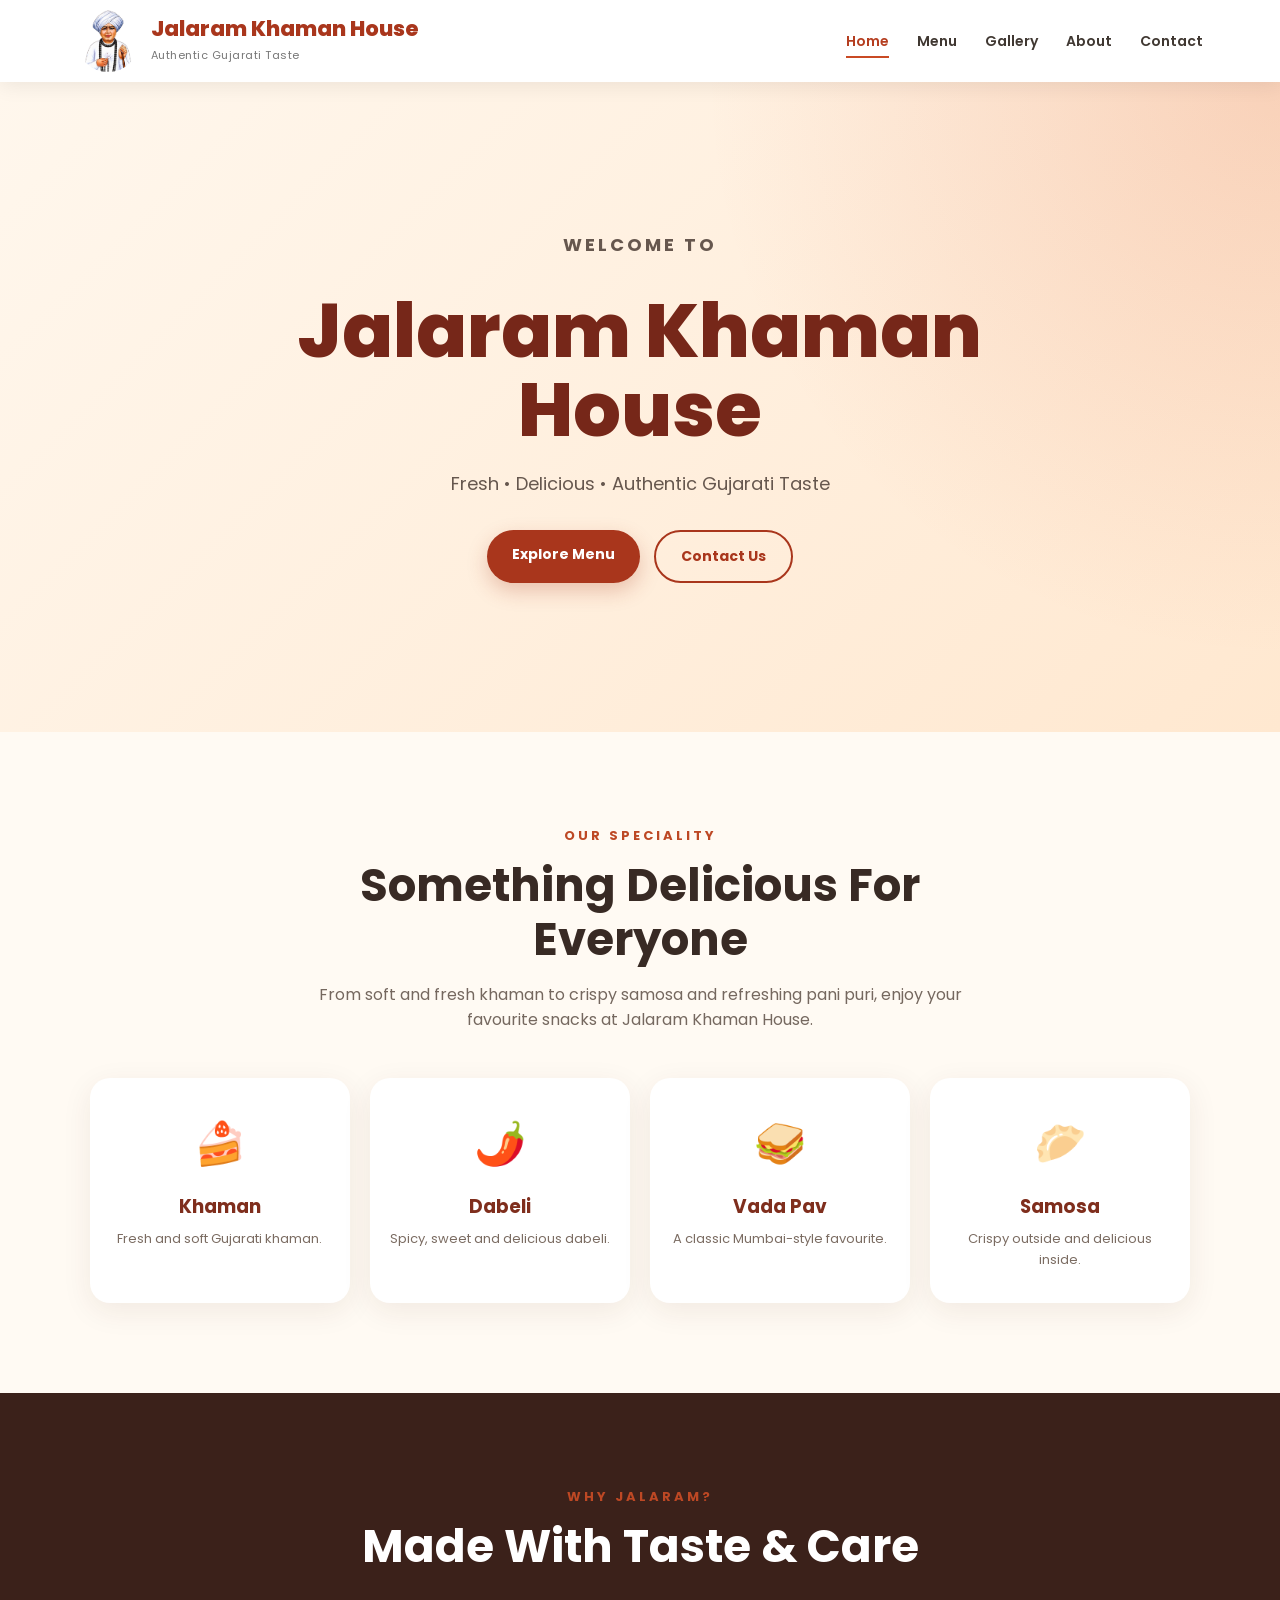
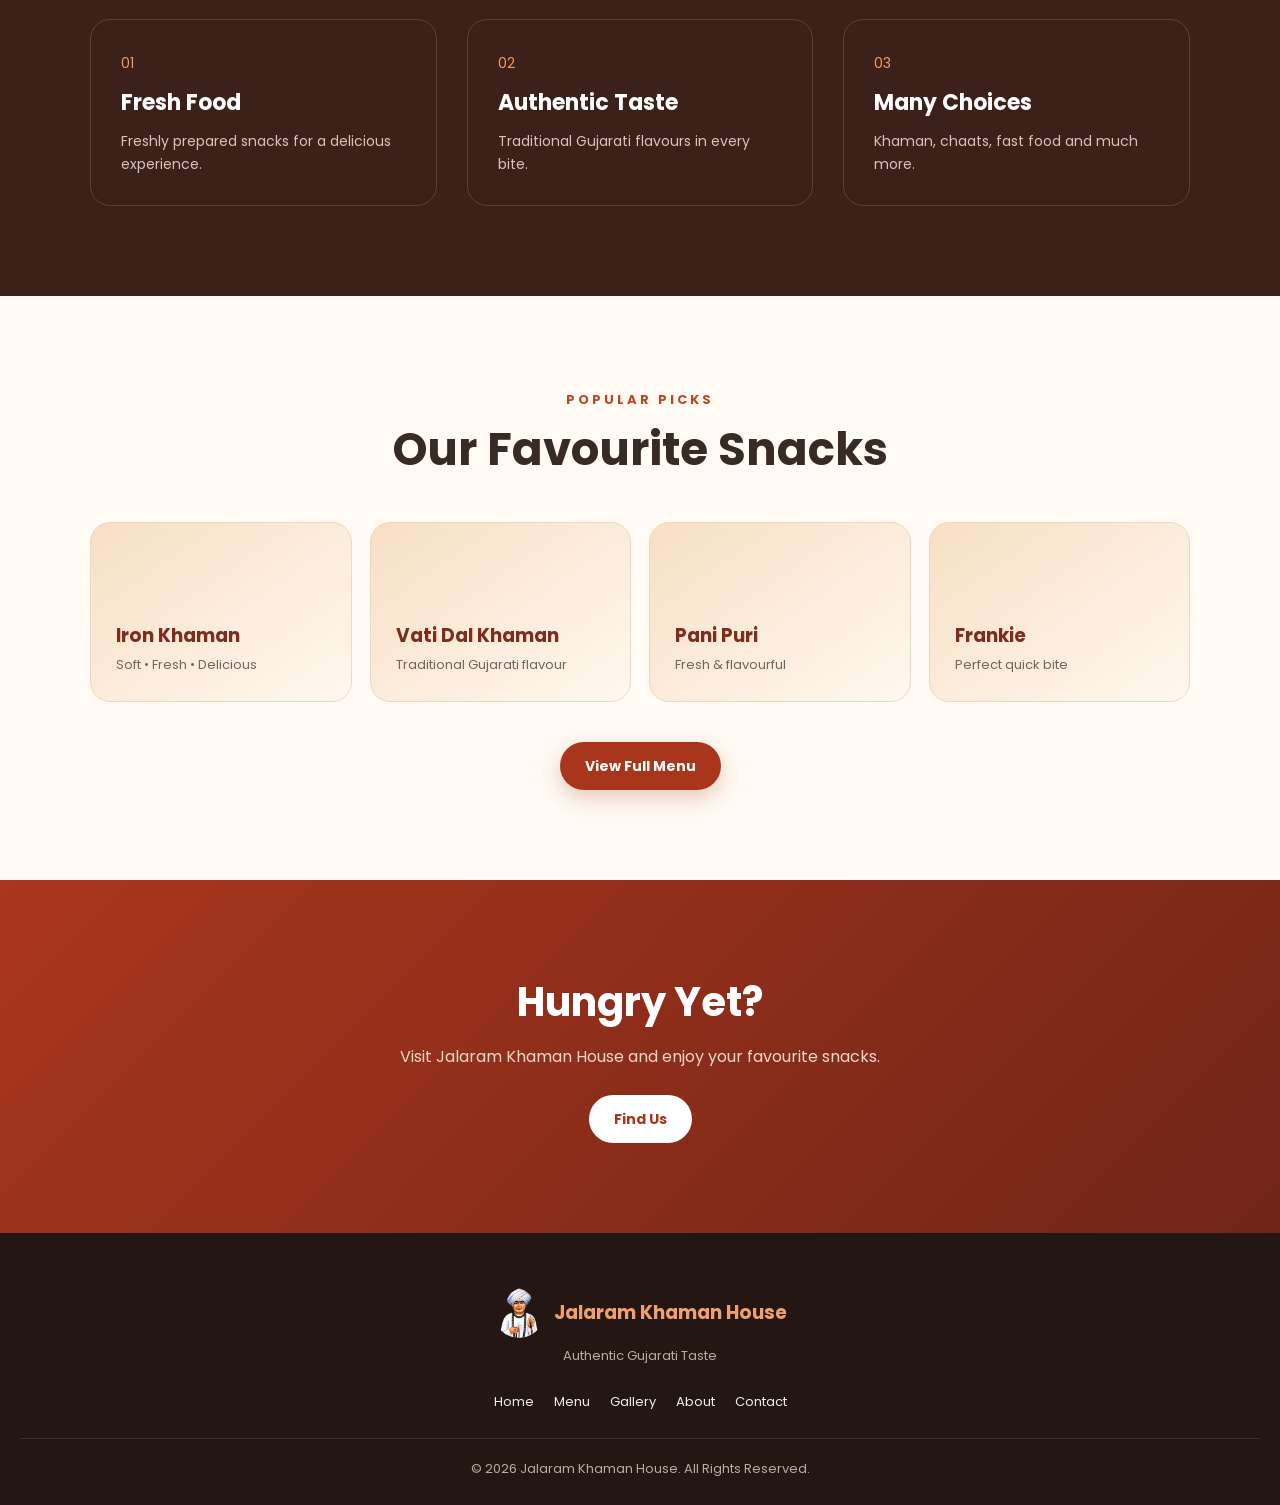
<file: Index.html>
<!DOCTYPE html>
<html lang="en">
<head>
    <meta charset="UTF-8">
    <meta name="viewport" content="width=device-width, initial-scale=1.0">

    <title>Jalaram Khaman House | Authentic Gujarati Taste</title>

    <meta name="description"
          content="Jalaram Khaman House - Delicious Gujarati snacks including Khaman, Dabeli, Vada Pav, Pani Puri, Frankie, Samosa and more.">

    <link rel="stylesheet" href="style.css">
</head>

<body>

<header class="navbar">

    <a href="index.html" class="brand">

        <img src="logo.png"
             alt="Jalaram Khaman House Logo">

        <div class="brand-text">
            <h1>Jalaram Khaman House</h1>
            <span>Authentic Gujarati Taste</span>
        </div>

    </a>

    <button class="menu-toggle" onclick="toggleMenu()">
        ☰
    </button>

    <nav id="navMenu">

        <a href="index.html" class="active">Home</a>
        <a href="menu.html">Menu</a>
        <a href="gallery.html">Gallery</a>
        <a href="about.html">About</a>
        <a href="contact.html">Contact</a>

    </nav>

</header>


<!-- HERO -->

<section class="hero">

    <div class="hero-content">

        <p class="small-title">
            WELCOME TO
        </p>

        <h2>
            Jalaram Khaman House
        </h2>

        <p>
            Fresh • Delicious • Authentic Gujarati Taste
        </p>

        <div class="hero-buttons">

            <a href="menu.html" class="btn primary">
                Explore Menu
            </a>

            <a href="contact.html" class="btn secondary">
                Contact Us
            </a>

        </div>

    </div>

</section>


<!-- INTRO -->

<section class="section">

    <div class="section-heading">

        <span>OUR SPECIALITY</span>

        <h2>Something Delicious For Everyone</h2>

        <p>
            From soft and fresh khaman to crispy samosa and refreshing
            pani puri, enjoy your favourite snacks at Jalaram Khaman House.
        </p>

    </div>


    <div class="food-grid">

        <div class="food-card">
            <div class="food-icon">🍰</div>
            <h3>Khaman</h3>
            <p>Fresh and soft Gujarati khaman.</p>
        </div>

        <div class="food-card">
            <div class="food-icon">🌶️</div>
            <h3>Dabeli</h3>
            <p>Spicy, sweet and delicious dabeli.</p>
        </div>

        <div class="food-card">
            <div class="food-icon">🥪</div>
            <h3>Vada Pav</h3>
            <p>A classic Mumbai-style favourite.</p>
        </div>

        <div class="food-card">
            <div class="food-icon">🥟</div>
            <h3>Samosa</h3>
            <p>Crispy outside and delicious inside.</p>
        </div>

    </div>

</section>


<!-- WHY US -->

<section class="why-section">

    <div class="section-heading light">

        <span>WHY JALARAM?</span>

        <h2>Made With Taste & Care</h2>

    </div>


    <div class="features">

        <div class="feature">
            <span>01</span>
            <h3>Fresh Food</h3>
            <p>
                Freshly prepared snacks for a delicious experience.
            </p>
        </div>

        <div class="feature">
            <span>02</span>
            <h3>Authentic Taste</h3>
            <p>
                Traditional Gujarati flavours in every bite.
            </p>
        </div>

        <div class="feature">
            <span>03</span>
            <h3>Many Choices</h3>
            <p>
                Khaman, chaats, fast food and much more.
            </p>
        </div>

    </div>

</section>


<!-- POPULAR -->

<section class="section">

    <div class="section-heading">

        <span>POPULAR PICKS</span>

        <h2>Our Favourite Snacks</h2>

    </div>


    <div class="popular-grid">

        <div class="popular-card">
            <h3>Iron Khaman</h3>
            <p>Soft • Fresh • Delicious</p>
        </div>

        <div class="popular-card">
            <h3>Vati Dal Khaman</h3>
            <p>Traditional Gujarati flavour</p>
        </div>

        <div class="popular-card">
            <h3>Pani Puri</h3>
            <p>Fresh & flavourful</p>
        </div>

        <div class="popular-card">
            <h3>Frankie</h3>
            <p>Perfect quick bite</p>
        </div>

    </div>


    <div class="center-button">

        <a href="menu.html" class="btn primary">
            View Full Menu
        </a>

    </div>

</section>


<!-- CTA -->

<section class="cta">

    <h2>Hungry Yet?</h2>

    <p>
        Visit Jalaram Khaman House and enjoy your favourite snacks.
    </p>

    <a href="contact.html" class="btn white">
        Find Us
    </a>

</section>


<footer>

    <div class="footer-brand">
        <img src="logo.png" alt="Logo">
        <h3>Jalaram Khaman House</h3>
    </div>

    <p>
        Authentic Gujarati Taste
    </p>

    <div class="footer-links">
        <a href="index.html">Home</a>
        <a href="menu.html">Menu</a>
        <a href="gallery.html">Gallery</a>
        <a href="about.html">About</a>
        <a href="contact.html">Contact</a>
    </div>

    <p class="copyright">
        © 2026 Jalaram Khaman House. All Rights Reserved.
    </p>

</footer>


<script src="script.js"></script>

</body>
</html>
</file>
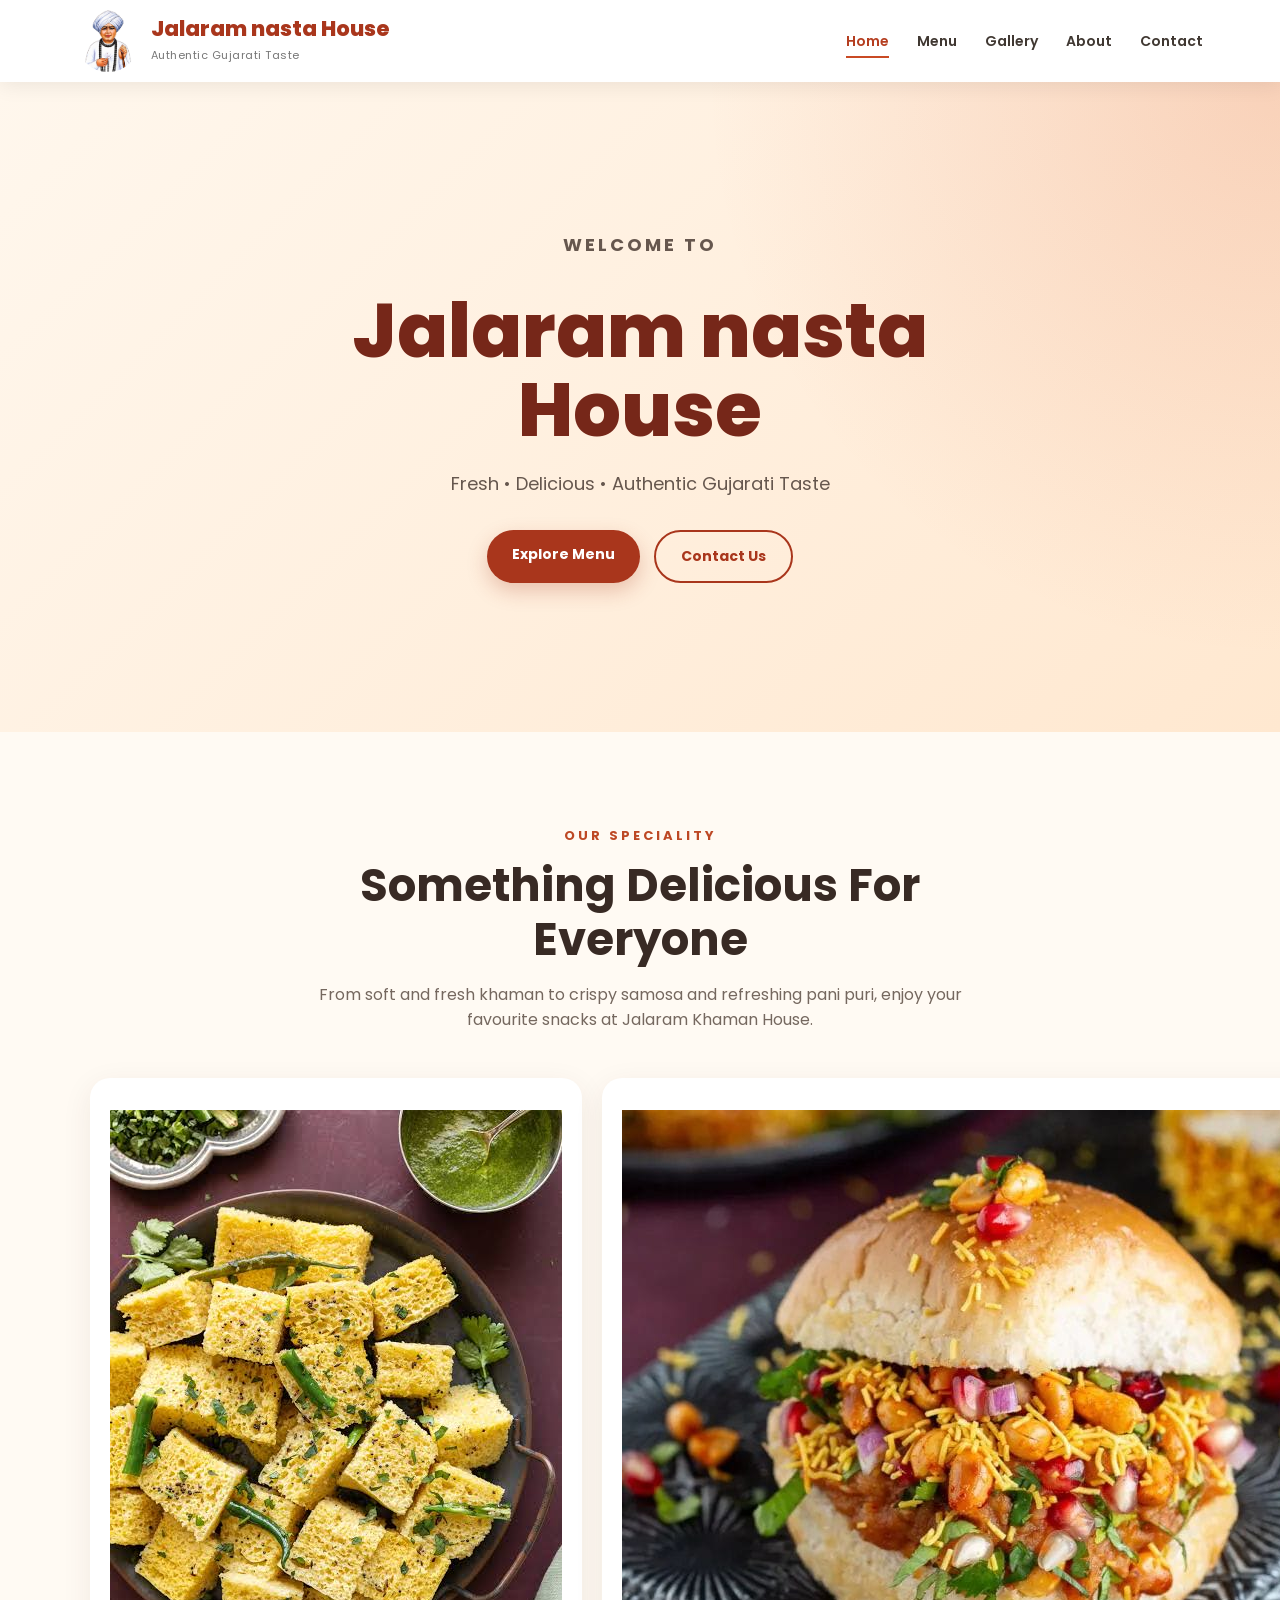
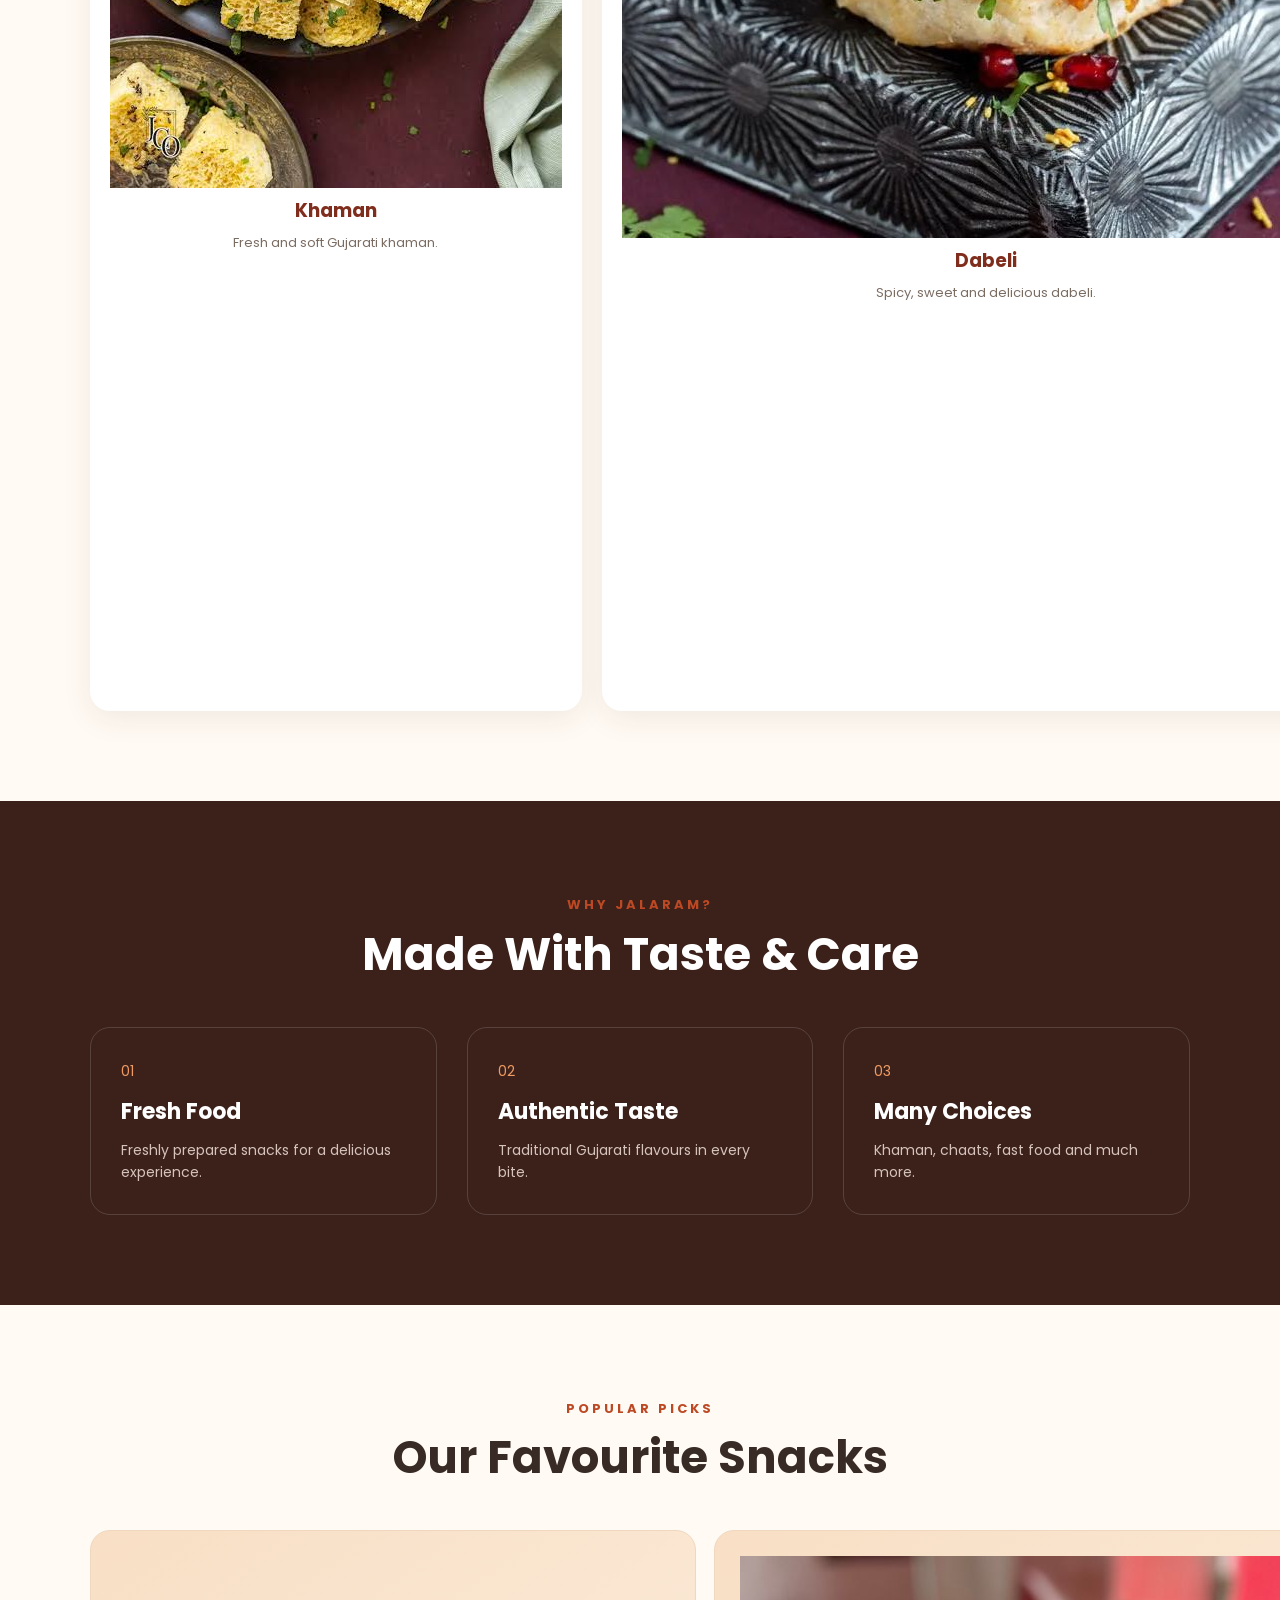
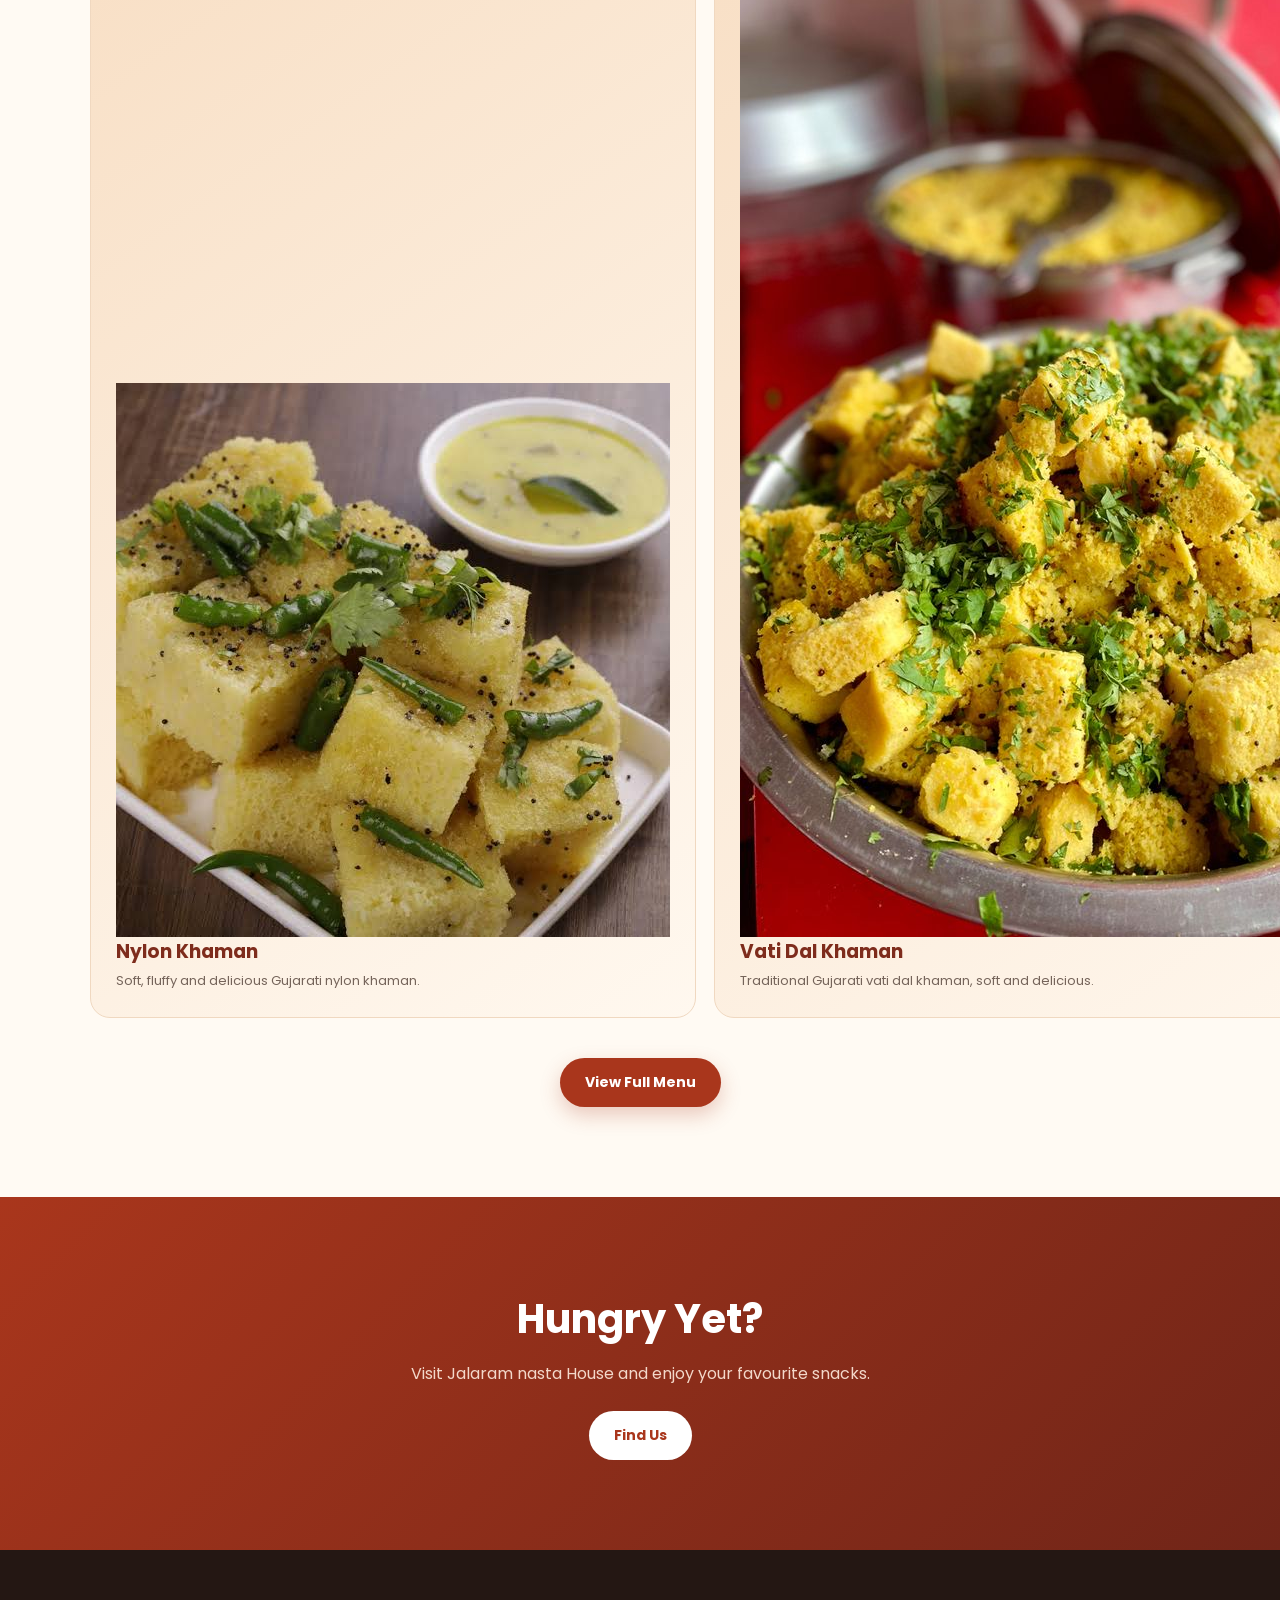
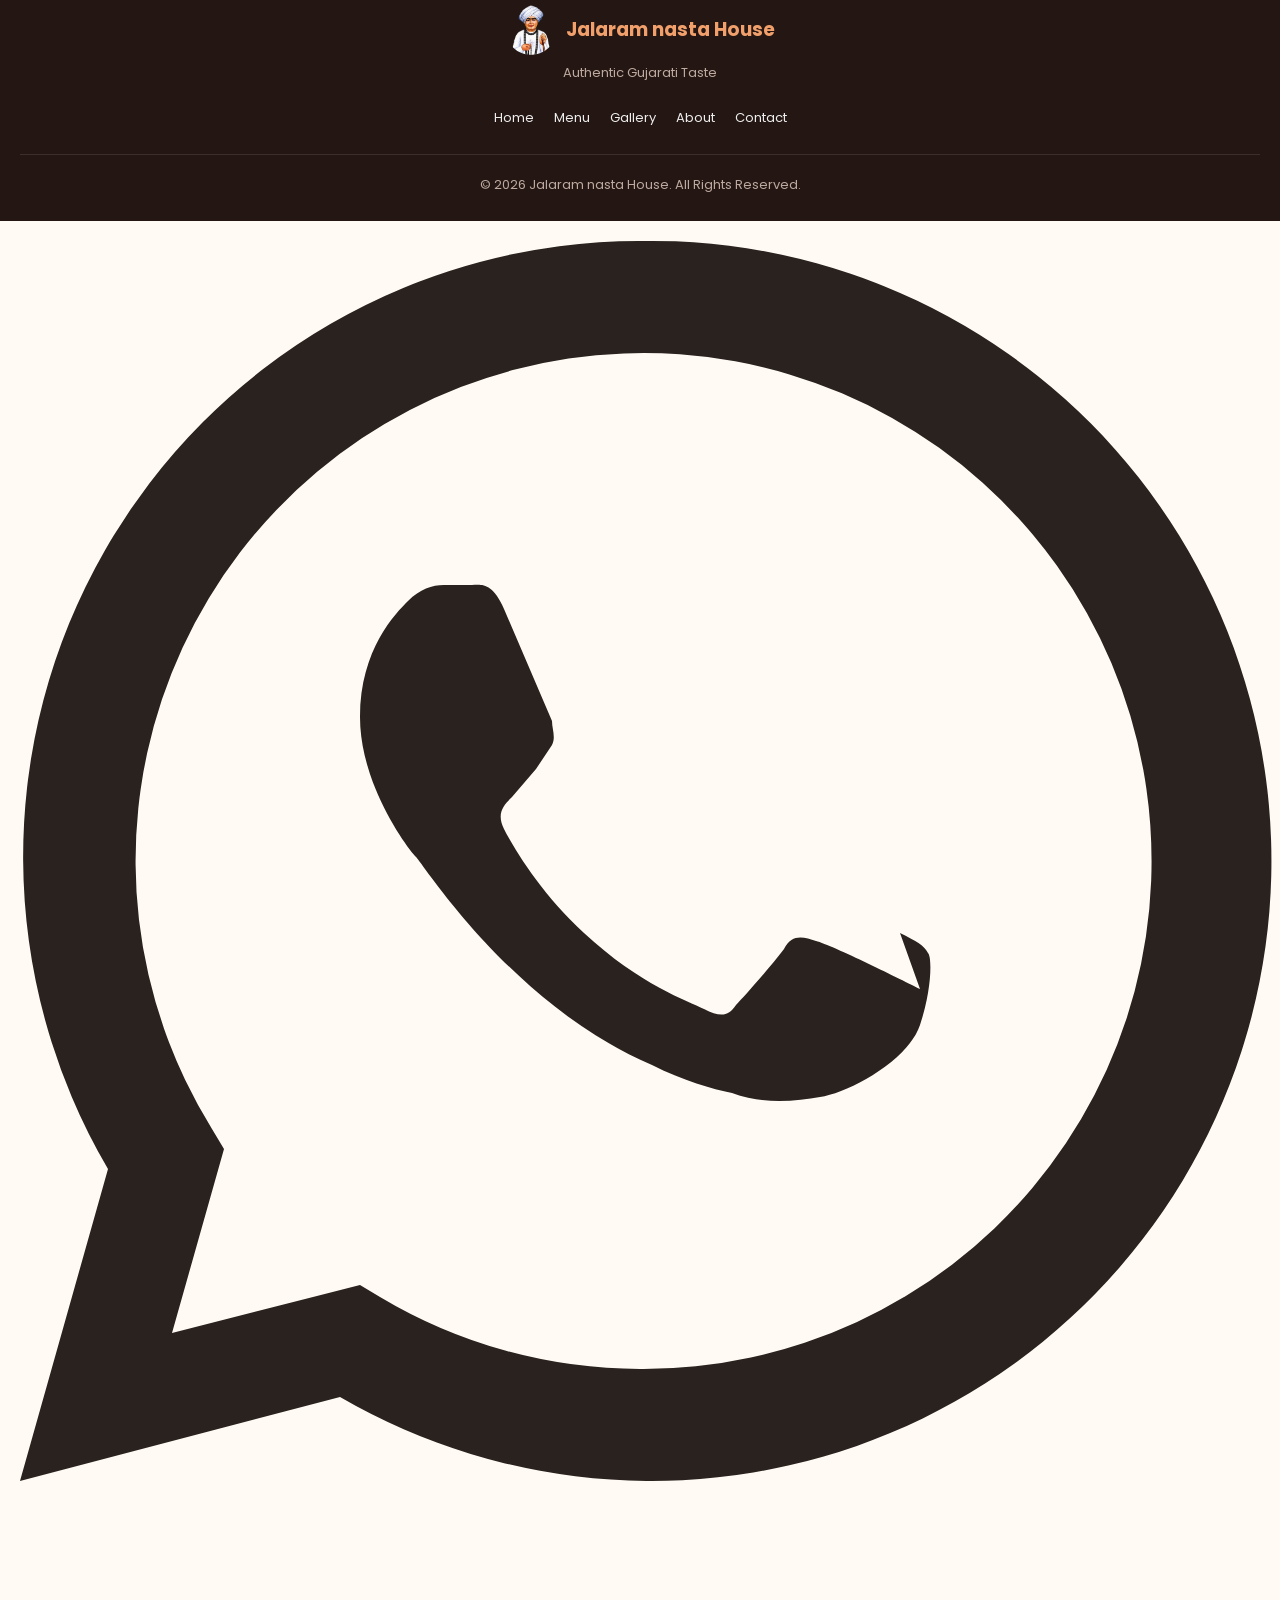
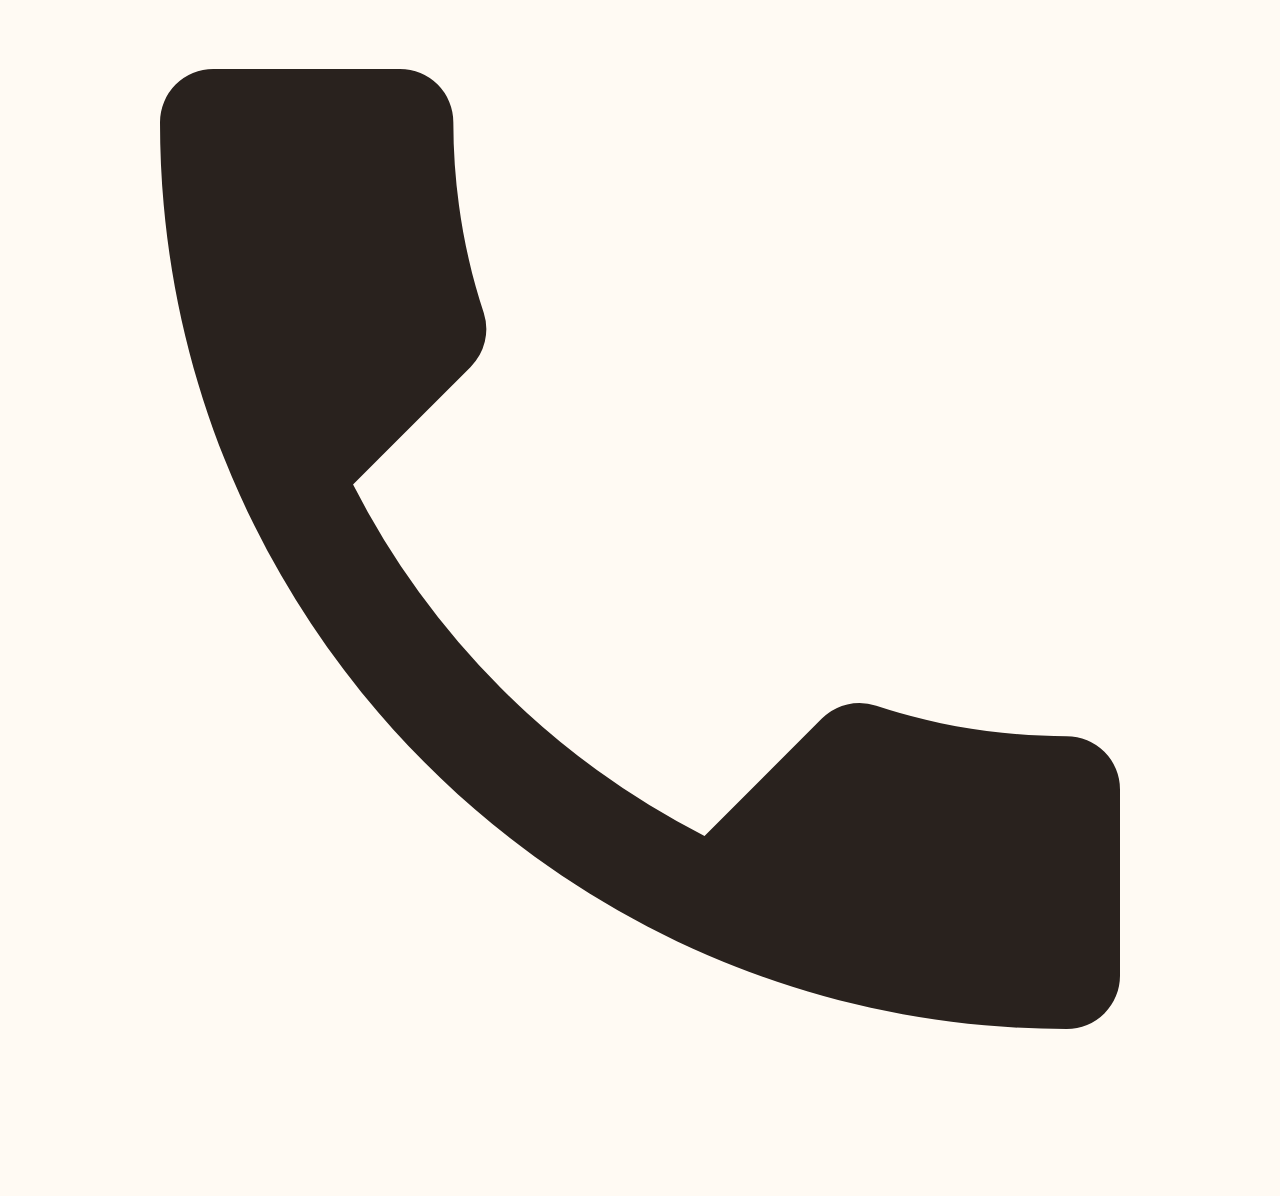
<file: index.html>
<!DOCTYPE html>
<html lang="en">
<head>
    <meta charset="UTF-8">
    <meta name="viewport" content="width=device-width, initial-scale=1.0">

    <title>Jalaram nasta House | Authentic Gujarati Taste</title>

    <meta name="description"
          content="Jalaram nasta
        House - Delicious Gujarati snacks including Khaman, Dabeli, Vada Pav, Pani Puri, Frankie, Samosa and more.">

    <link rel="stylesheet" href="style.css">
</head>

<body>

<header class="navbar">

    <a href="index.html" class="brand">

        <img src="logo.png"
             alt="Jalaram nasta House Logo">

        <div class="brand-text">
            <h1>Jalaram nasta House</h1>
            <span>Authentic Gujarati Taste</span>
        </div>

    </a>

    <button class="menu-toggle" onclick="toggleMenu()">
        ☰
    </button>

    <nav id="navMenu">

        <a href="index.html" class="active">Home</a>
        <a href="menu.html">Menu</a>
        <a href="gallery.html">Gallery</a>
        <a href="about.html">About</a>
        <a href="contact.html">Contact</a>

    </nav>

</header>


<!-- HERO -->

<section class="hero">

    <div class="hero-content">

        <p class="small-title">
            WELCOME TO
        </p>

        <h2>
            Jalaram nasta House
        </h2>

        <p>
            Fresh • Delicious • Authentic Gujarati Taste
        </p>

        <div class="hero-buttons">

            <a href="menu.html" class="btn primary">
                Explore Menu
            </a>

            <a href="contact.html" class="btn secondary">
                Contact Us
            </a>

        </div>

    </div>

</section>


<!-- INTRO -->

<section class="section">

    <div class="section-heading">

        <span>OUR SPECIALITY</span>

        <h2>Something Delicious For Everyone</h2>

        <p>
            From soft and fresh khaman to crispy samosa and refreshing
            pani puri, enjoy your favourite snacks at Jalaram Khaman House.
        </p>

    </div>


    <div class="food-grid">

        
            
<div class="food-card">
    <img src="Khaman.jpg" alt="Fresh Gujarati Khaman" class="food-photo">
    <h3>Khaman</h3>
    <p>Fresh and soft Gujarati khaman.</p>
</div>


        
<div class="food-card">
    <img src="Dabeli.jpg" alt="Delicious Gujarati Dabeli" class="food-photo">
    <h3>Dabeli</h3>
    <p>Spicy, sweet and delicious dabeli.</p>
</div>


        
<div class="food-card">
    <img src="Vadapav.jpg" alt="Mumbai Style Vada Pav" class="food-photo">
    <h3>Vada Pav</h3>
    <p>A classic Mumbai-style favourite.</p>


    </div>
        
<div class="food-card">
    <img src="Samosa.jpg" alt="Crispy Golden Samosa" class="food-photo">
    <h3>Samosa</h3>
    <p>Crispy outside and delicious inside.</p>
</div>


</section>


<!-- WHY US -->

<section class="why-section">

    <div class="section-heading light">

        <span>WHY JALARAM?</span>

        <h2>Made With Taste & Care</h2>

    </div>


    <div class="features">

        <div class="feature">
            <span>01</span>
            <h3>Fresh Food</h3>
            <p>
                Freshly prepared snacks for a delicious experience.
            </p>
        </div>

        <div class="feature">
            <span>02</span>
            <h3>Authentic Taste</h3>
            <p>
                Traditional Gujarati flavours in every bite.
            </p>
        </div>

        <div class="feature">
            <span>03</span>
            <h3>Many Choices</h3>
            <p>
                Khaman, chaats, fast food and much more.
            </p>
        </div>

    </div>

</section>


<!-- POPULAR -->

<section class="section">

    <div class="section-heading">

        <span>POPULAR PICKS</span>

        <h2>Our Favourite Snacks</h2>

    </div>


    <div class="popular-grid">

        
<div class="popular-card">
    <img src="Nylon.jpg" alt="Nylon Khaman" class="food-photo">
    <h3>Nylon Khaman</h3>
    <p>Soft, fluffy and delicious Gujarati nylon khaman.</p>
</div>
        
<div class="popular-card">
    <img src="Vatidal.jpg" alt="Vati Dal Khaman" class="food-photo">
    <h3>Vati Dal Khaman</h3>
    <p>Traditional Gujarati vati dal khaman, soft and delicious.</p>
</div>




                

        
<div class="popular-card">
    <img src="Panipuri.jpg" alt="Crispy Gujarati Pani Puri" class="food-photo">
    <h3>Pani Puri</h3>
    <p>Crispy puris filled with spicy, tangy and refreshing water.</p>
</div>


        
<div class="popular-card">
    <img src="Frankie.jpg" alt="Delicious Frankie Roll" class="food-photo">
    <h3>Frankie</h3>
    <p>Delicious, spicy and freshly made Frankie rolls.</p>
</div>


    </div>


    <div class="center-button">

        <a href="menu.html" class="btn primary">
            View Full Menu
        </a>

    </div>

</section>


<!-- CTA -->

<section class="cta">

    <h2>Hungry Yet?</h2>

    <p>
        Visit Jalaram nasta
    House and enjoy your favourite snacks.
    </p>

    <a href="contact.html" class="btn white">
        Find Us
    </a>

</section>


<footer>

    <div class="footer-brand">
        <img src="logo.png" alt="Logo">
        <h3>Jalaram nasta House</h3>
    </div>

    <p>
        Authentic Gujarati Taste
    </p>

    <div class="footer-links">
        <a href="index.html">Home</a>
        <a href="menu.html">Menu</a>
        <a href="gallery.html">Gallery</a>
        <a href="about.html">About</a>
        <a href="contact.html">Contact</a>
    </div>

    <p class="copyright">
        © 2026 Jalaram nasta
    House. All Rights Reserved.
    </p>

</footer>


<script src="script.js"></script>

<!-- Floating WhatsApp and Call Buttons -->
<div class="floating-contact">

    <a href="https://wa.me/919824204722"
       class="contact-btn whatsapp-btn"
       target="_blank"
       rel="noopener"
       aria-label="Chat on WhatsApp">

        <svg viewBox="0 0 32 32" aria-hidden="true">
            <path fill="currentColor" d="M16 .5A15.4 15.4 0 0 0 2.7 23.7L.5 31.5l8-2.1A15.5 15.5 0 1 0 16 .5zm0 28.2a12.7 12.7 0 0 1-6.5-1.8l-.5-.3-4.7 1.2 1.3-4.6-.3-.5A12.7 12.7 0 1 1 16 28.7zm7-9.5c-.4-.2-2.2-1.1-2.6-1.2-.3-.1-.6-.2-.8.2-.3.4-1 1.2-1.2 1.4-.2.3-.4.3-.8.1-.4-.2-1.6-.6-3-1.9-1.1-1-1.8-2.2-2-2.6-.2-.4 0-.6.2-.8l.6-.7.4-.6c.1-.2 0-.4 0-.6l-1.2-2.8c-.3-.7-.6-.6-.8-.6h-.7c-.3 0-.6.1-.9.4-.3.3-1.2 1.2-1.2 2.9s1.2 3.3 1.4 3.5c.2.2 2.4 3.7 5.9 5.2.8.4 1.5.6 2 .7.8.3 1.6.2 2.2.1.7-.1 2.2-.9 2.5-1.8.3-.9.3-1.7.2-1.8-.1-.2-.3-.3-.7-.5z"/>
        </svg>
    </a>

    <a href="tel:+919824204722"
       class="contact-btn call-btn"
       aria-label="Call Jalaram Khaman House">

        <svg viewBox="0 0 24 24" aria-hidden="true">
            <path fill="currentColor" d="M6.62 10.79a15.05 15.05 0 0 0 6.59 6.59l2.2-2.2a1 1 0 0 1 1.02-.24c1.12.37 2.33.57 3.57.57a1 1 0 0 1 1 1V20a1 1 0 0 1-1 1C10.61 21 3 13.39 3 4a1 1 0 0 1 1-1h3.5a1 1 0 0 1 1 1c0 1.24.2 2.45.57 3.57a1 1 0 0 1-.25 1.02z"/>
        </svg>
    </a>

</div>

</body>
</html>
</file>
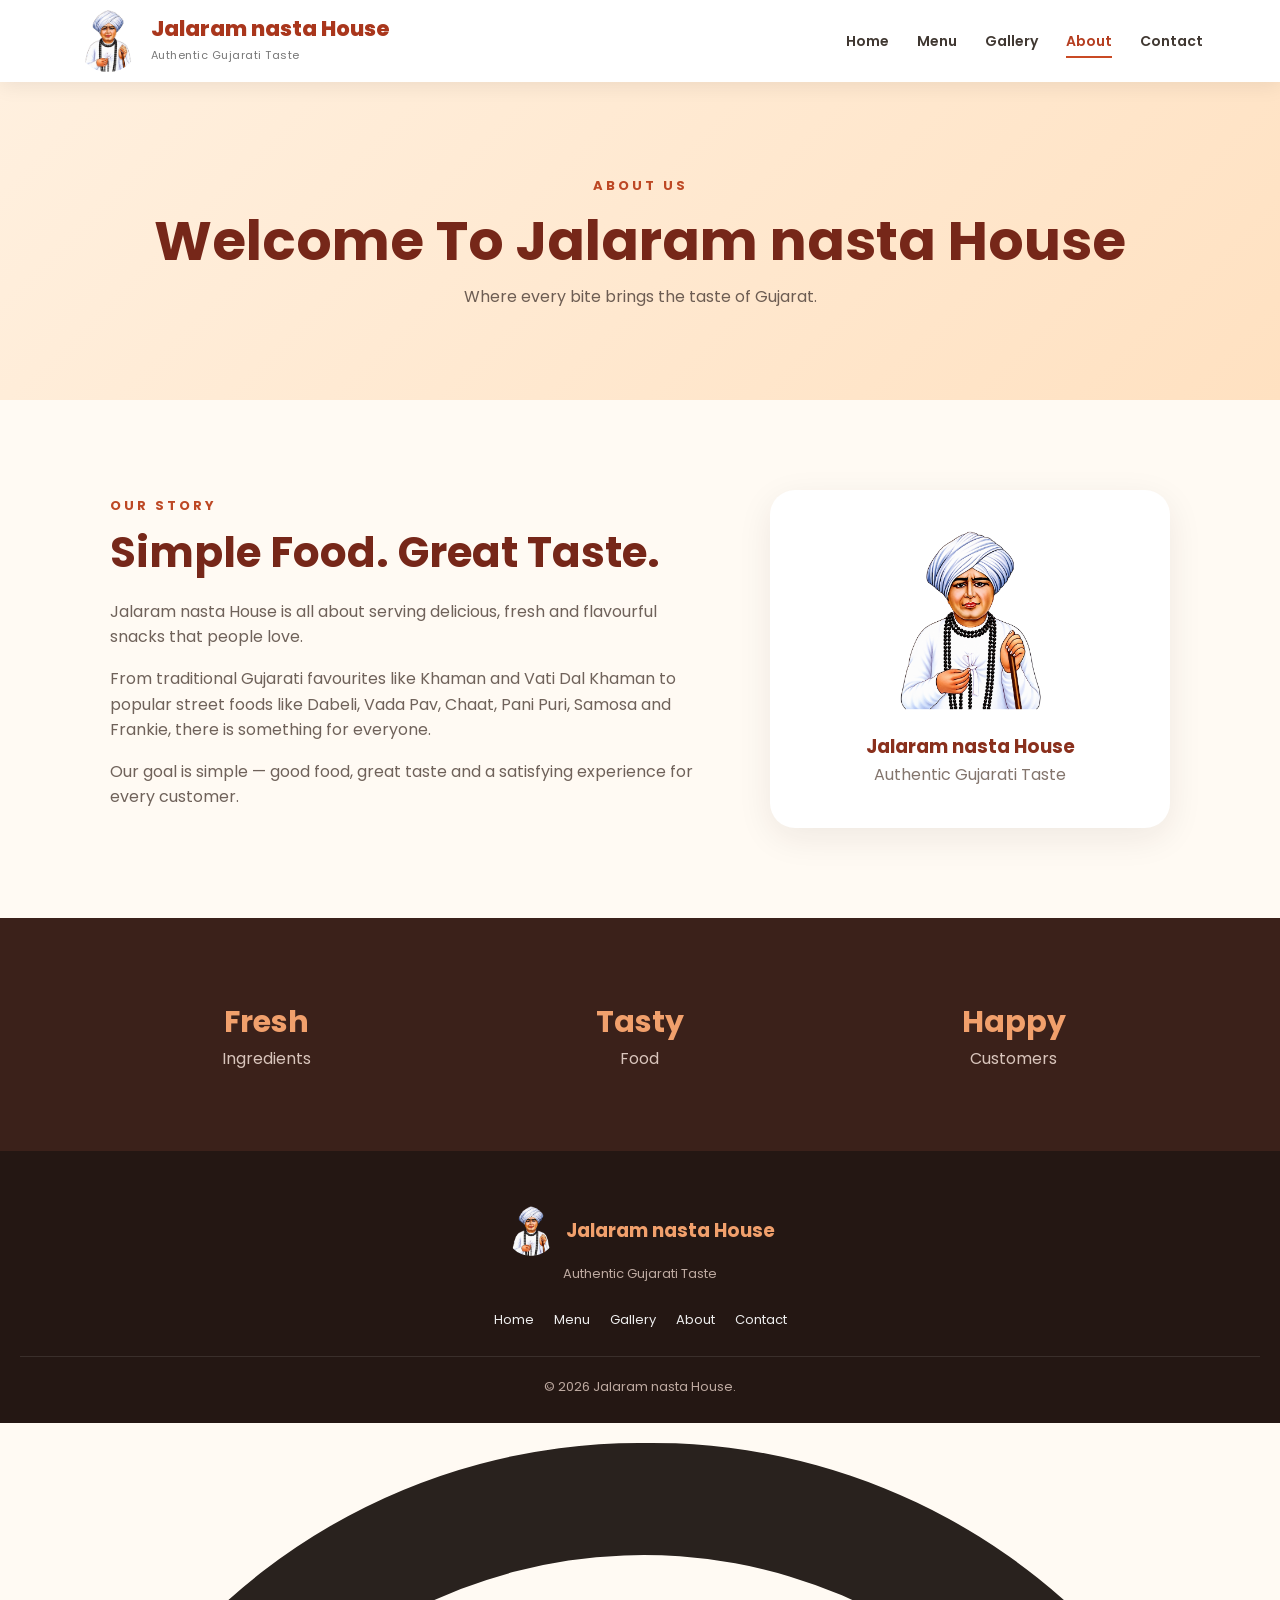
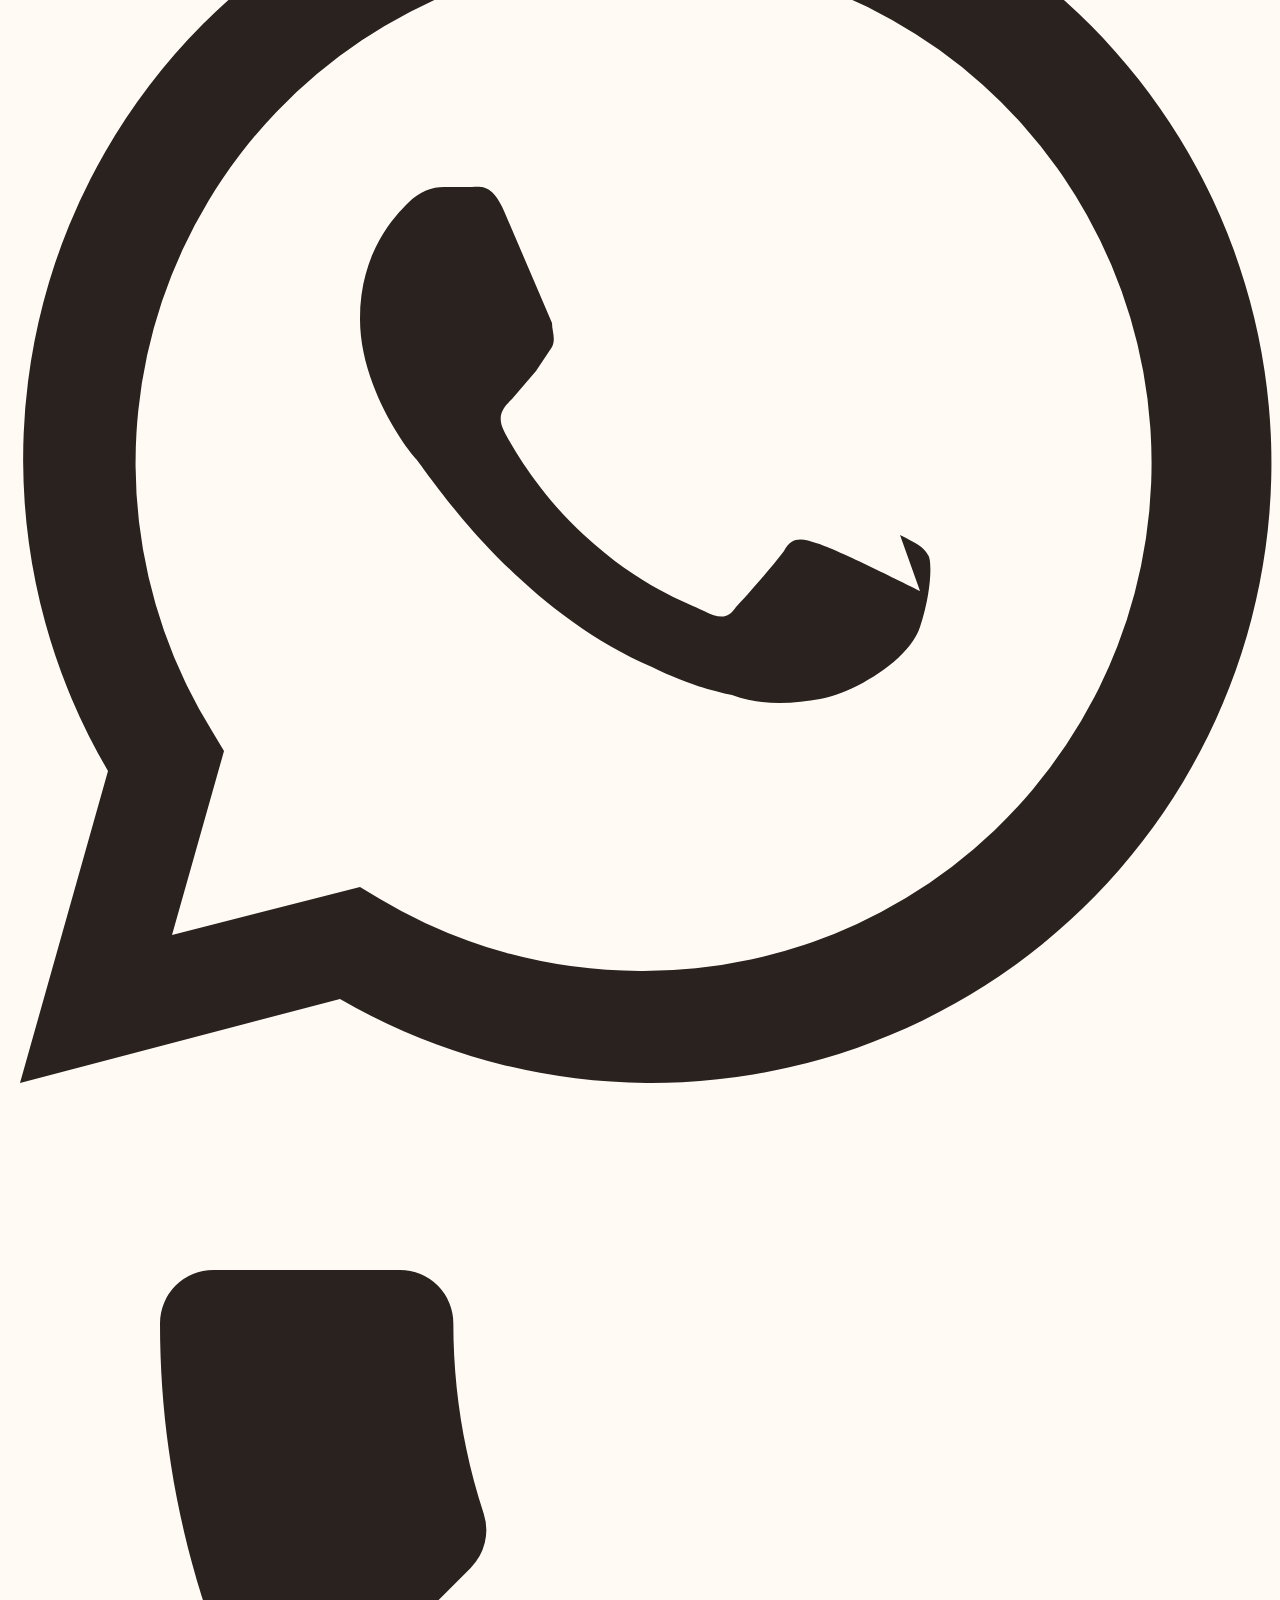
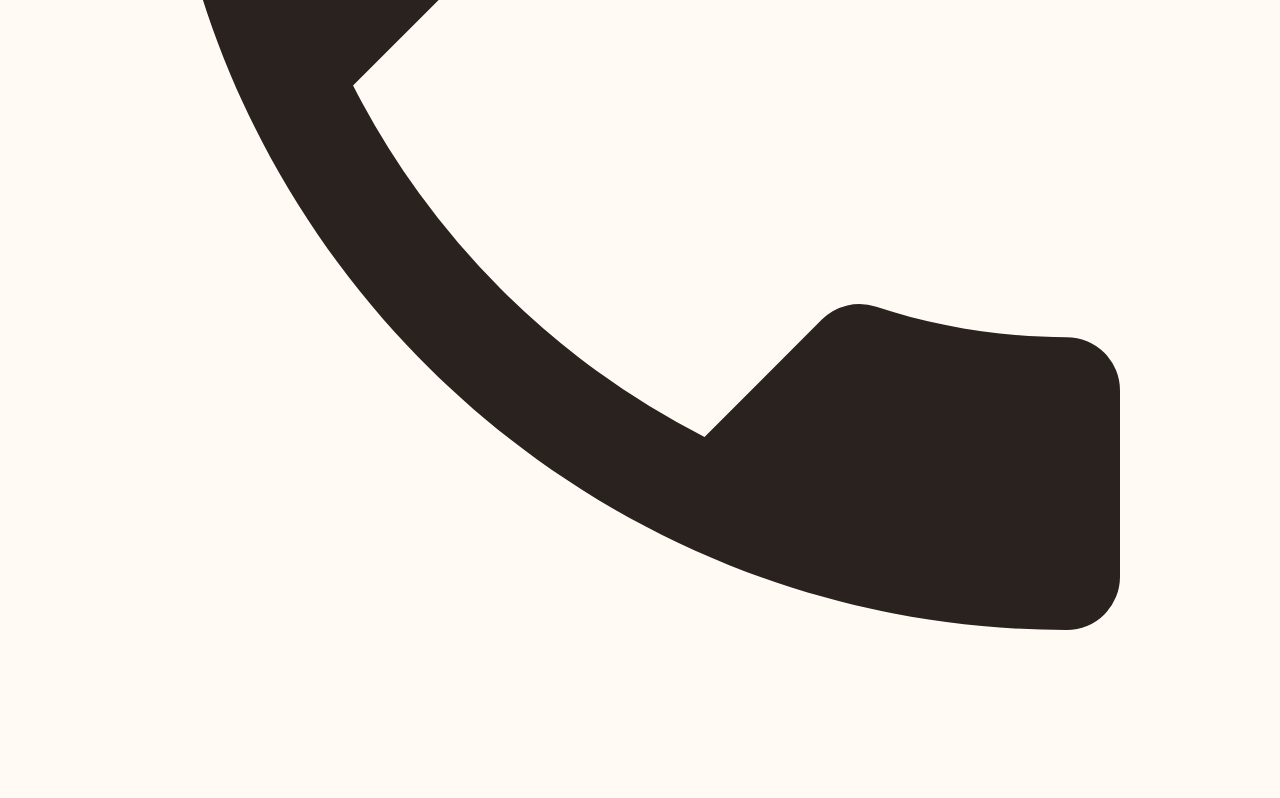
<file: about.html>
<!DOCTYPE html>
<html lang="en">

<head>

    <meta charset="UTF-8">

    <meta name="viewport"
          content="width=device-width, initial-scale=1.0">

    <title>About Us | Jalaram nasta House</title>

    <link rel="stylesheet" href="style.css">

</head>

<body>


<header class="navbar">

    <a href="index.html" class="brand">

        <img src="logo.png" alt="Logo">

        <div class="brand-text">
            <h1>Jalaram nasta
            House</h1>
            <span>Authentic Gujarati Taste</span>
        </div>

    </a>

    <button class="menu-toggle" onclick="toggleMenu()">☰</button>

    <nav id="navMenu">

        <a href="index.html">Home</a>
        <a href="menu.html">Menu</a>
        <a href="gallery.html">Gallery</a>
        <a href="about.html" class="active">About</a>
        <a href="contact.html">Contact</a>

    </nav>

</header>


<section class="page-hero">

    <span>ABOUT US</span>

    <h2>Welcome To Jalaram nasta House</h2>

    <p>
        Where every bite brings the taste of Gujarat.
    </p>

</section>


<section class="about-section">

    <div class="about-content">

        <span class="label">
            OUR STORY
        </span>

        <h2>
            Simple Food. Great Taste.
        </h2>

        <p>
            Jalaram nasta House is all about serving delicious,
            fresh and flavourful snacks that people love.
        </p>

        <p>
            From traditional Gujarati favourites like Khaman and
            Vati Dal Khaman to popular street foods like Dabeli,
            Vada Pav, Chaat, Pani Puri, Samosa and Frankie,
            there is something for everyone.
        </p>

        <p>
            Our goal is simple — good food, great taste and
            a satisfying experience for every customer.
        </p>

    </div>


    <div class="about-logo">

        <img src="logo.png"
             alt="Jalaram khaman House">

        <h3>
            Jalaram nasta House
        </h3>

        <p>
            Authentic Gujarati Taste
        </p>

    </div>

</section>


<section class="values">

    <div>
        <strong>Fresh</strong>
        <span>Ingredients</span>
    </div>

    <div>
        <strong>Tasty</strong>
        <span>Food</span>
    </div>

    <div>
        <strong>Happy</strong>
        <span>Customers</span>
    </div>

</section>


<footer>

    <div class="footer-brand">
        <img src="logo.png" alt="Logo">
        <h3>Jalaram nasta House</h3>
    </div>

    <p>Authentic Gujarati Taste</p>

    <div class="footer-links">
        <a href="index.html">Home</a>
        <a href="menu.html">Menu</a>
        <a href="gallery.html">Gallery</a>
        <a href="about.html">About</a>
        <a href="contact.html">Contact</a>
    </div>

    <p class="copyright">
        © 2026 Jalaram nasta House.
    </p>

</footer>


<script src="script.js"></script>

<!-- Floating WhatsApp and Call Buttons -->
<div class="floating-contact">

    <a href="https://wa.me/919824204722"
       class="contact-btn whatsapp-btn"
       target="_blank"
       rel="noopener"
       aria-label="Chat on WhatsApp">

        <svg viewBox="0 0 32 32" aria-hidden="true">
            <path fill="currentColor" d="M16 .5A15.4 15.4 0 0 0 2.7 23.7L.5 31.5l8-2.1A15.5 15.5 0 1 0 16 .5zm0 28.2a12.7 12.7 0 0 1-6.5-1.8l-.5-.3-4.7 1.2 1.3-4.6-.3-.5A12.7 12.7 0 1 1 16 28.7zm7-9.5c-.4-.2-2.2-1.1-2.6-1.2-.3-.1-.6-.2-.8.2-.3.4-1 1.2-1.2 1.4-.2.3-.4.3-.8.1-.4-.2-1.6-.6-3-1.9-1.1-1-1.8-2.2-2-2.6-.2-.4 0-.6.2-.8l.6-.7.4-.6c.1-.2 0-.4 0-.6l-1.2-2.8c-.3-.7-.6-.6-.8-.6h-.7c-.3 0-.6.1-.9.4-.3.3-1.2 1.2-1.2 2.9s1.2 3.3 1.4 3.5c.2.2 2.4 3.7 5.9 5.2.8.4 1.5.6 2 .7.8.3 1.6.2 2.2.1.7-.1 2.2-.9 2.5-1.8.3-.9.3-1.7.2-1.8-.1-.2-.3-.3-.7-.5z"/>
        </svg>
    </a>

    <a href="tel:+919824204722"
       class="contact-btn call-btn"
       aria-label="Call Jalaram Khaman House">

        <svg viewBox="0 0 24 24" aria-hidden="true">
            <path fill="currentColor" d="M6.62 10.79a15.05 15.05 0 0 0 6.59 6.59l2.2-2.2a1 1 0 0 1 1.02-.24c1.12.37 2.33.57 3.57.57a1 1 0 0 1 1 1V20a1 1 0 0 1-1 1C10.61 21 3 13.39 3 4a1 1 0 0 1 1-1h3.5a1 1 0 0 1 1 1c0 1.24.2 2.45.57 3.57a1 1 0 0 1-.25 1.02z"/>
        </svg>
    </a>

</div>

</body>
</html>
</file>
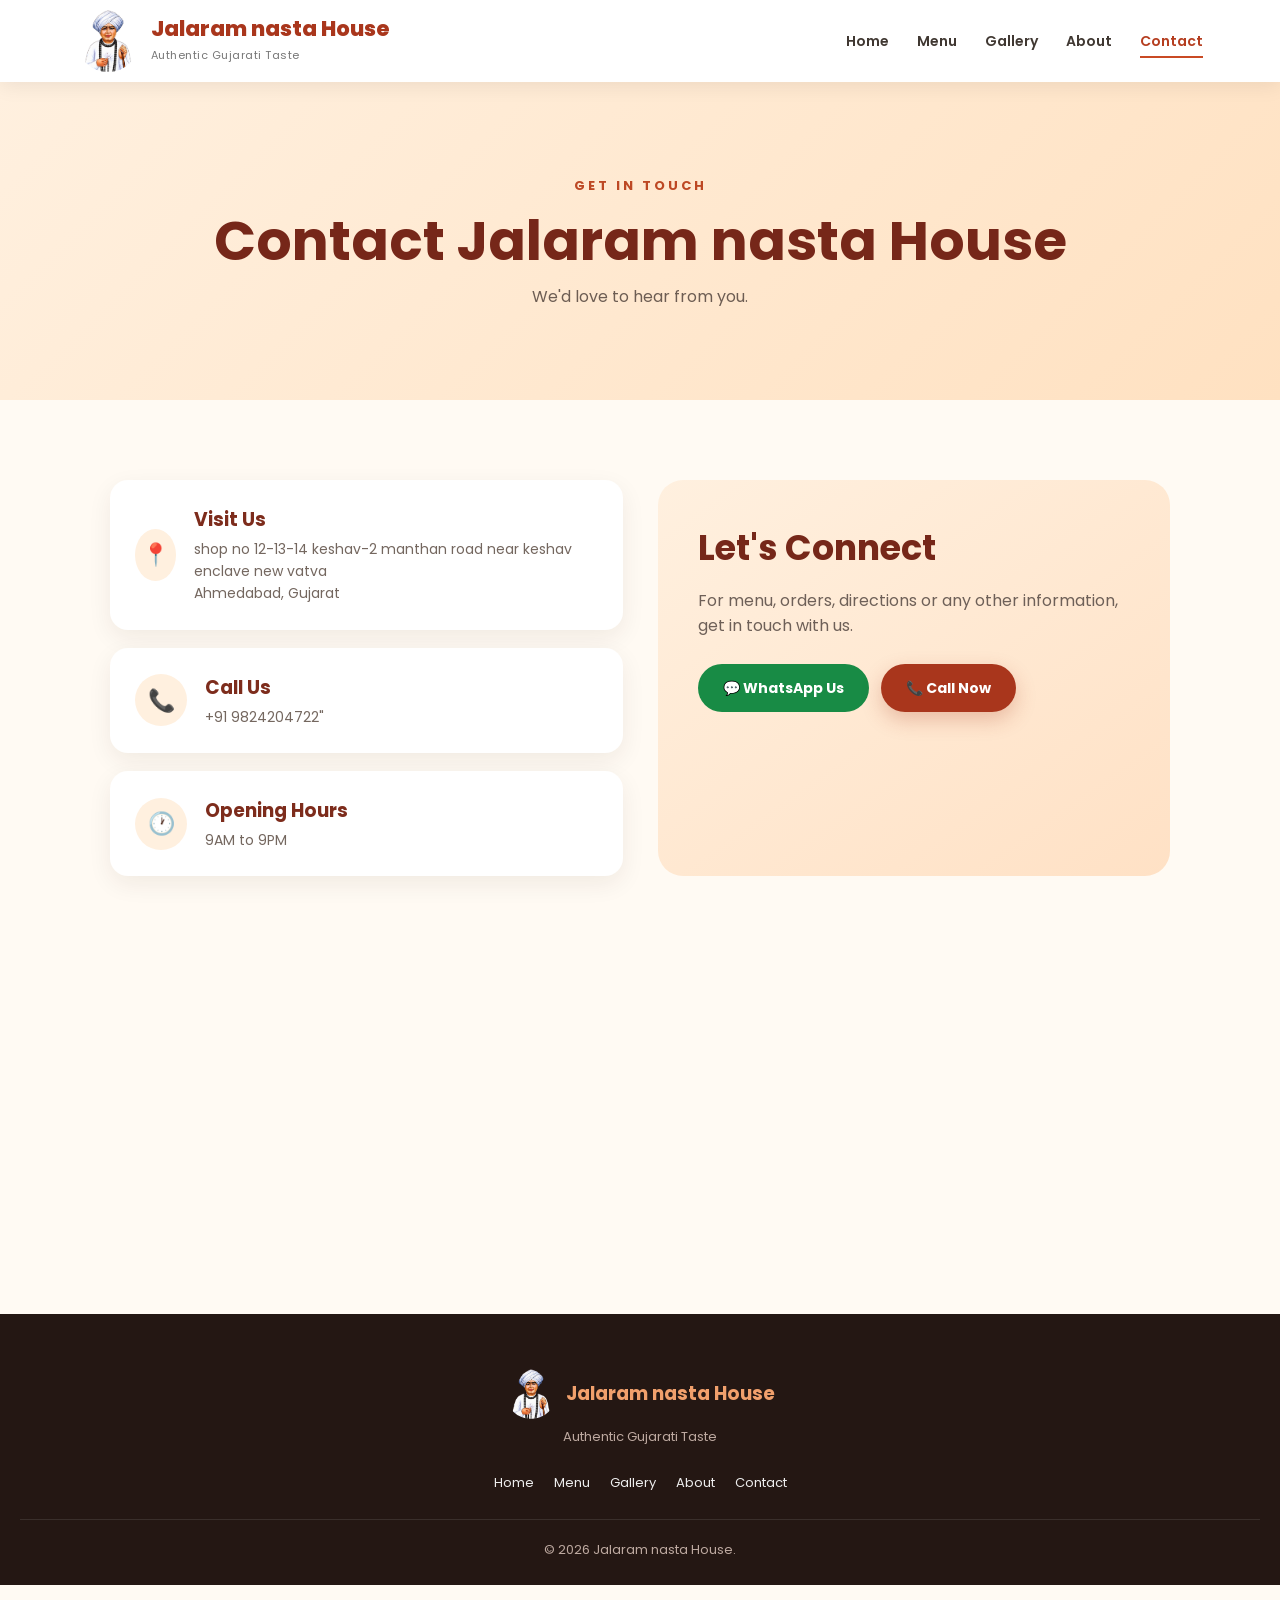
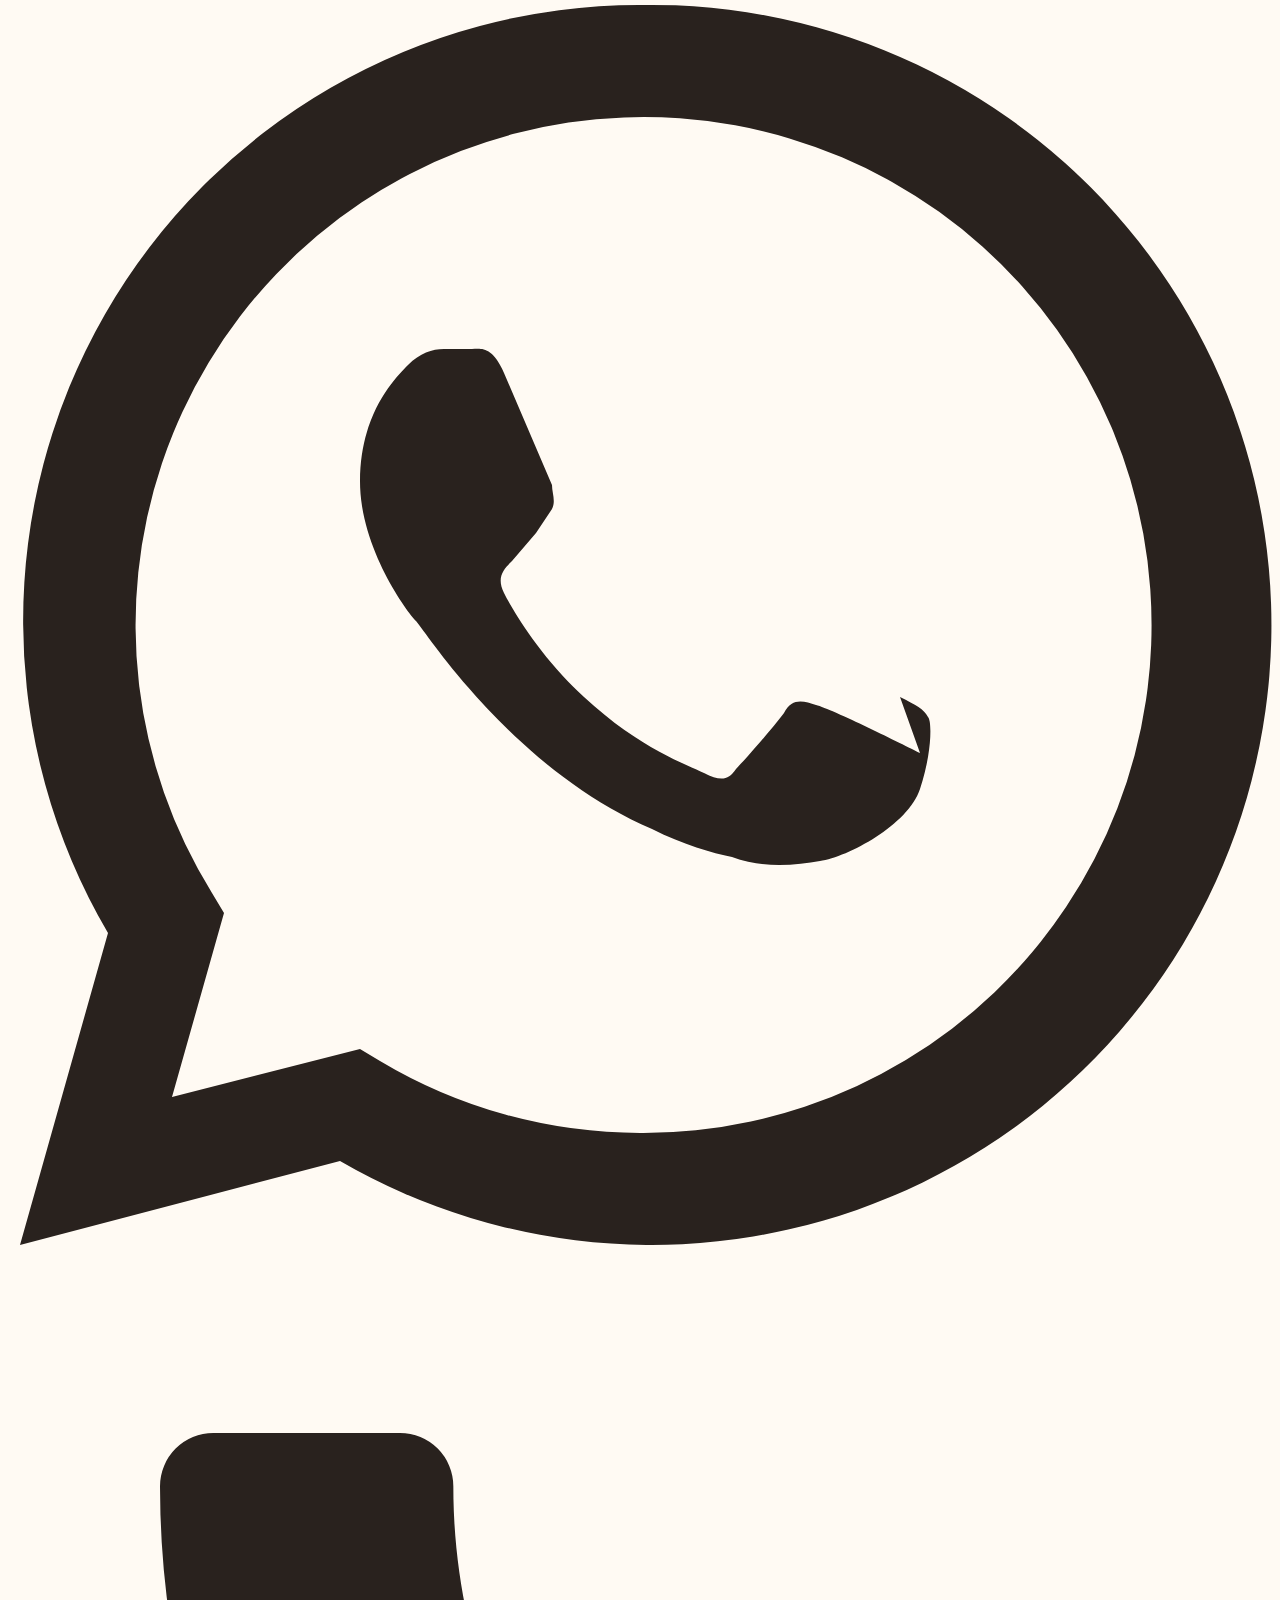
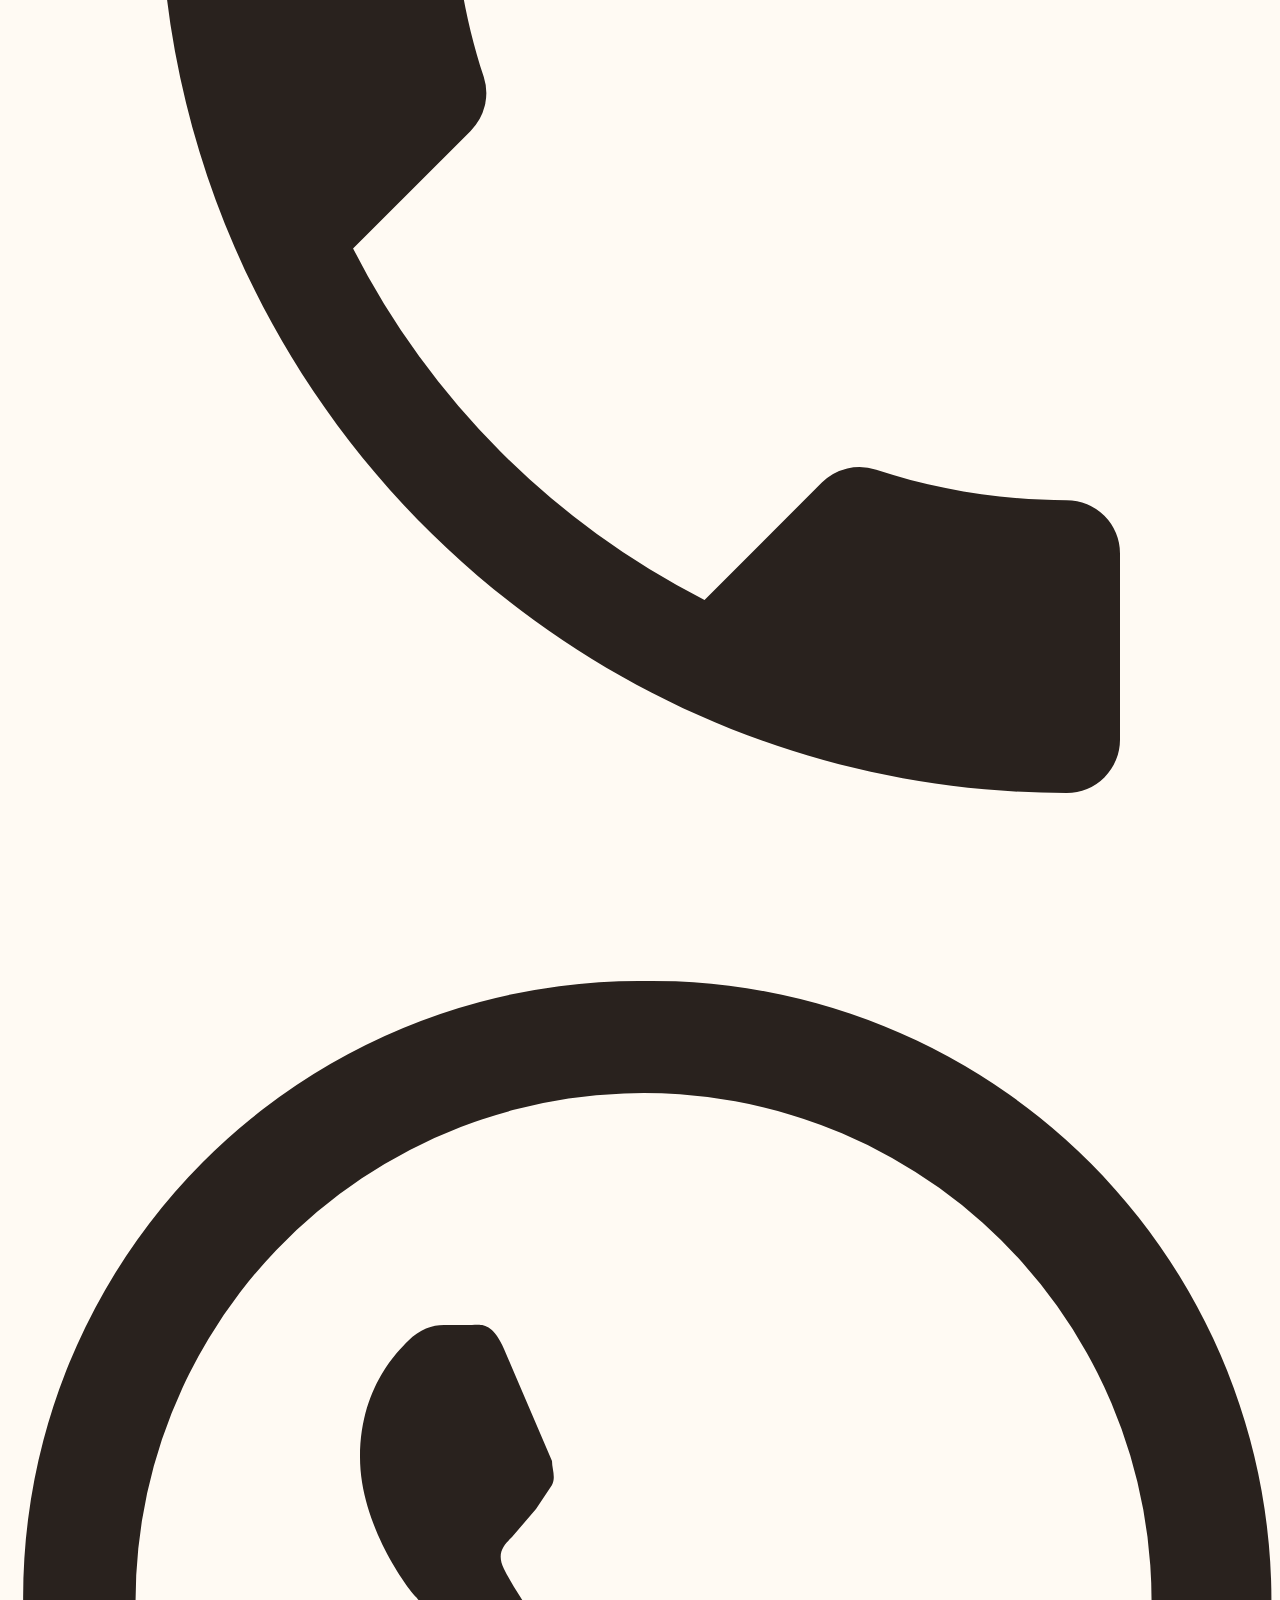
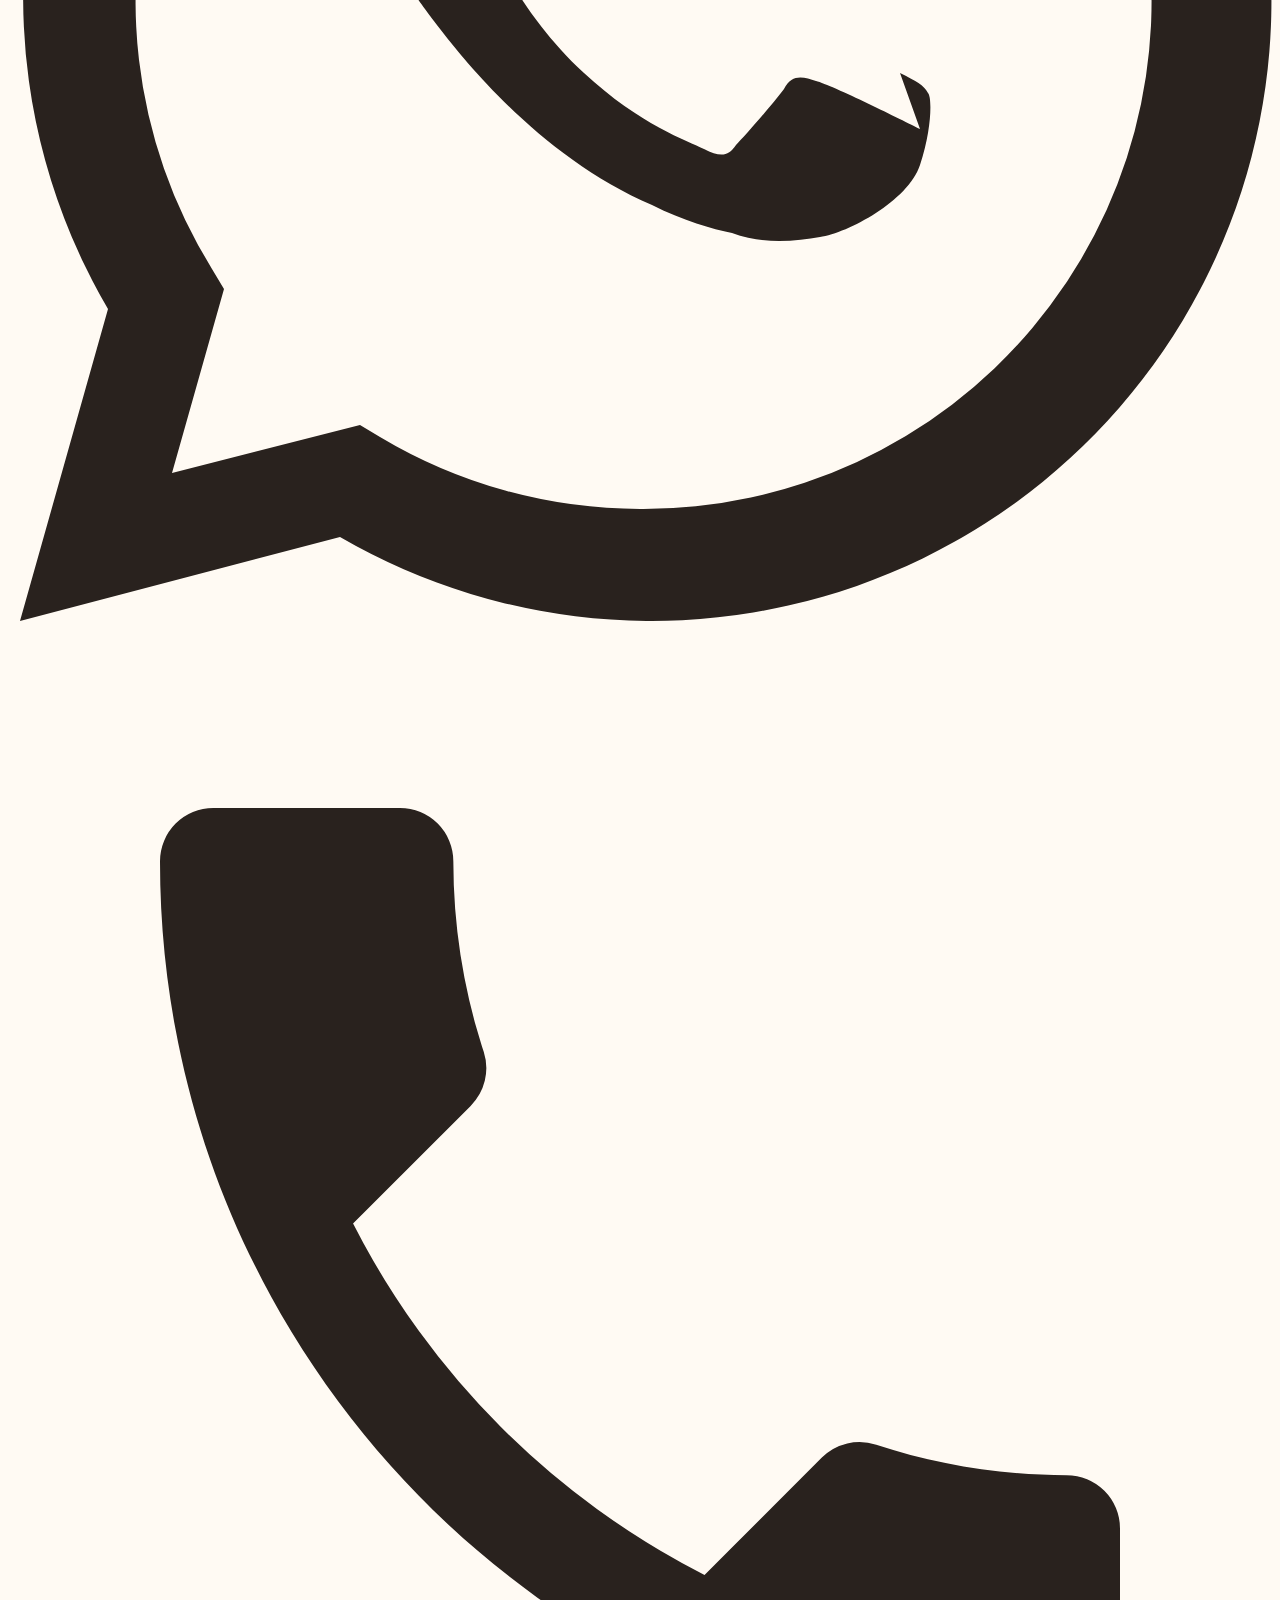
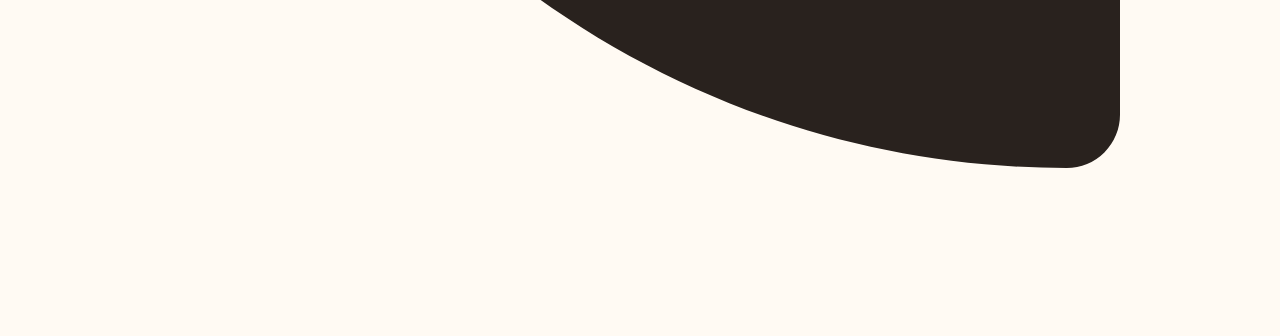
<file: contact.html>
<!DOCTYPE html>
<html lang="en">

<head>

    <meta charset="UTF-8">

    <meta name="viewport"
          content="width=device-width, initial-scale=1.0">

    <title>Contact | Jalaram nasta House</title>

    <link rel="stylesheet" href="style.css">

</head>

<body>


<header class="navbar">

    <a href="index.html" class="brand">

        <img src="logo.png" alt="Logo">

        <div class="brand-text">
            <h1>Jalaram nasta House</h1>
            <span>Authentic Gujarati Taste</span>
        </div>

    </a>

    <button class="menu-toggle" onclick="toggleMenu()">☰</button>

    <nav id="navMenu">

        <a href="index.html">Home</a>
        <a href="menu.html">Menu</a>
        <a href="gallery.html">Gallery</a>
        <a href="about.html">About</a>
        <a href="contact.html" class="active">Contact</a>

    </nav>

</header>


<section class="page-hero">

    <span>GET IN TOUCH</span>

    <h2>Contact Jalaram nasta House</h2>

    <p>
        We'd love to hear from you.
    </p>

</section>


<section class="contact-section">


    <div class="contact-info">

        <div class="contact-card">

            <div class="contact-icon">
                📍
            </div>

            <div>
                <h3>Visit Us</h3>

                <p>
                    shop no 12-13-14 keshav-2 manthan road near keshav enclave  new vatva<br>
                    Ahmedabad, Gujarat
                </p>
            </div>

        </div>


        <div class="contact-card">

            <div class="contact-icon">
                📞
            </div>

            <div>
                <h3>Call Us</h3>

                <p>
                    +91 9824204722"
                </p>
            </div>

        </div>


        <div class="contact-card">

            <div class="contact-icon">
                🕐
            </div>

            <div>
                <h3>Opening Hours</h3> 

                <p>
                    9AM to 9PM
                </p>
            </div>

        </div>

    </div>


    <div class="contact-box">

        <h2>Let's Connect</h2>

        <p>
            For menu, orders, directions or any other
            information, get in touch with us.
        </p>


        <!-- Replace number with actual WhatsApp number -->

        <a href="https://wa.me/919824204722"
           class="btn whatsapp"
           target="_blank">

            💬 WhatsApp Us

        </a>


        <a href="tel:+919824204722"
           class="btn primary">

            📞 Call Now

        </a>

    </div>

</section>
<iframe
  src="https://maps.google.com/maps?q=Jalaram%20Nasta%20House%2C%20Ahmedabad&output=embed"
  width="100%"
  height="350"
  style="border:0; border-radius:12px;"
  allowfullscreen
  loading="lazy">
</iframe>

<footer>

    <div class="footer-brand">
        <img src="logo.png" alt="Logo">
        <h3>Jalaram nasta House</h3>
    </div>

    <p>Authentic Gujarati Taste</p>

    <div class="footer-links">
        <a href="index.html">Home</a>
        <a href="menu.html">Menu</a>
        <a href="gallery.html">Gallery</a>
        <a href="about.html">About</a>
        <a href="contact.html">Contact</a>
    </div>

    <p class="copyright">
        © 2026 Jalaram nasta  House.
    </p>

</footer>


<script src="script.js"></script>

<!-- Floating WhatsApp and Call Buttons -->
<div class="floating-contact">

    <a href="https://wa.me/919824204722"
       class="contact-btn whatsapp-btn"
       target="_blank"
       rel="noopener"
       aria-label="Chat on WhatsApp">

        <svg viewBox="0 0 32 32" aria-hidden="true">
            <path fill="currentColor" d="M16 .5A15.4 15.4 0 0 0 2.7 23.7L.5 31.5l8-2.1A15.5 15.5 0 1 0 16 .5zm0 28.2a12.7 12.7 0 0 1-6.5-1.8l-.5-.3-4.7 1.2 1.3-4.6-.3-.5A12.7 12.7 0 1 1 16 28.7zm7-9.5c-.4-.2-2.2-1.1-2.6-1.2-.3-.1-.6-.2-.8.2-.3.4-1 1.2-1.2 1.4-.2.3-.4.3-.8.1-.4-.2-1.6-.6-3-1.9-1.1-1-1.8-2.2-2-2.6-.2-.4 0-.6.2-.8l.6-.7.4-.6c.1-.2 0-.4 0-.6l-1.2-2.8c-.3-.7-.6-.6-.8-.6h-.7c-.3 0-.6.1-.9.4-.3.3-1.2 1.2-1.2 2.9s1.2 3.3 1.4 3.5c.2.2 2.4 3.7 5.9 5.2.8.4 1.5.6 2 .7.8.3 1.6.2 2.2.1.7-.1 2.2-.9 2.5-1.8.3-.9.3-1.7.2-1.8-.1-.2-.3-.3-.7-.5z"/>
        </svg>
    </a>

    <a href="tel:+919824204722"
       class="contact-btn call-btn"
       aria-label="Call Jalaram Khaman House">

        <svg viewBox="0 0 24 24" aria-hidden="true">
            <path fill="currentColor" d="M6.62 10.79a15.05 15.05 0 0 0 6.59 6.59l2.2-2.2a1 1 0 0 1 1.02-.24c1.12.37 2.33.57 3.57.57a1 1 0 0 1 1 1V20a1 1 0 0 1-1 1C10.61 21 3 13.39 3 4a1 1 0 0 1 1-1h3.5a1 1 0 0 1 1 1c0 1.24.2 2.45.57 3.57a1 1 0 0 1-.25 1.02z"/>
        </svg>
    </a>

</div>

<!-- Floating WhatsApp and Call Buttons -->
<div class="floating-contact">

    <a href="https://wa.me/919824204722"
       class="contact-btn whatsapp-btn"
       target="_blank"
       rel="noopener"
       aria-label="Chat on WhatsApp">

        <svg viewBox="0 0 32 32" aria-hidden="true">
            <path fill="currentColor" d="M16 .5A15.4 15.4 0 0 0 2.7 23.7L.5 31.5l8-2.1A15.5 15.5 0 1 0 16 .5zm0 28.2a12.7 12.7 0 0 1-6.5-1.8l-.5-.3-4.7 1.2 1.3-4.6-.3-.5A12.7 12.7 0 1 1 16 28.7zm7-9.5c-.4-.2-2.2-1.1-2.6-1.2-.3-.1-.6-.2-.8.2-.3.4-1 1.2-1.2 1.4-.2.3-.4.3-.8.1-.4-.2-1.6-.6-3-1.9-1.1-1-1.8-2.2-2-2.6-.2-.4 0-.6.2-.8l.6-.7.4-.6c.1-.2 0-.4 0-.6l-1.2-2.8c-.3-.7-.6-.6-.8-.6h-.7c-.3 0-.6.1-.9.4-.3.3-1.2 1.2-1.2 2.9s1.2 3.3 1.4 3.5c.2.2 2.4 3.7 5.9 5.2.8.4 1.5.6 2 .7.8.3 1.6.2 2.2.1.7-.1 2.2-.9 2.5-1.8.3-.9.3-1.7.2-1.8-.1-.2-.3-.3-.7-.5z"/>
        </svg>
    </a>

    <a href="tel:+919824204722"
       class="contact-btn call-btn"
       aria-label="Call Jalaram Khaman House">

        <svg viewBox="0 0 24 24" aria-hidden="true">
            <path fill="currentColor" d="M6.62 10.79a15.05 15.05 0 0 0 6.59 6.59l2.2-2.2a1 1 0 0 1 1.02-.24c1.12.37 2.33.57 3.57.57a1 1 0 0 1 1 1V20a1 1 0 0 1-1 1C10.61 21 3 13.39 3 4a1 1 0 0 1 1-1h3.5a1 1 0 0 1 1 1c0 1.24.2 2.45.57 3.57a1 1 0 0 1-.25 1.02z"/>
        </svg>
    </a>

</div>

</body>
</html>
</file>
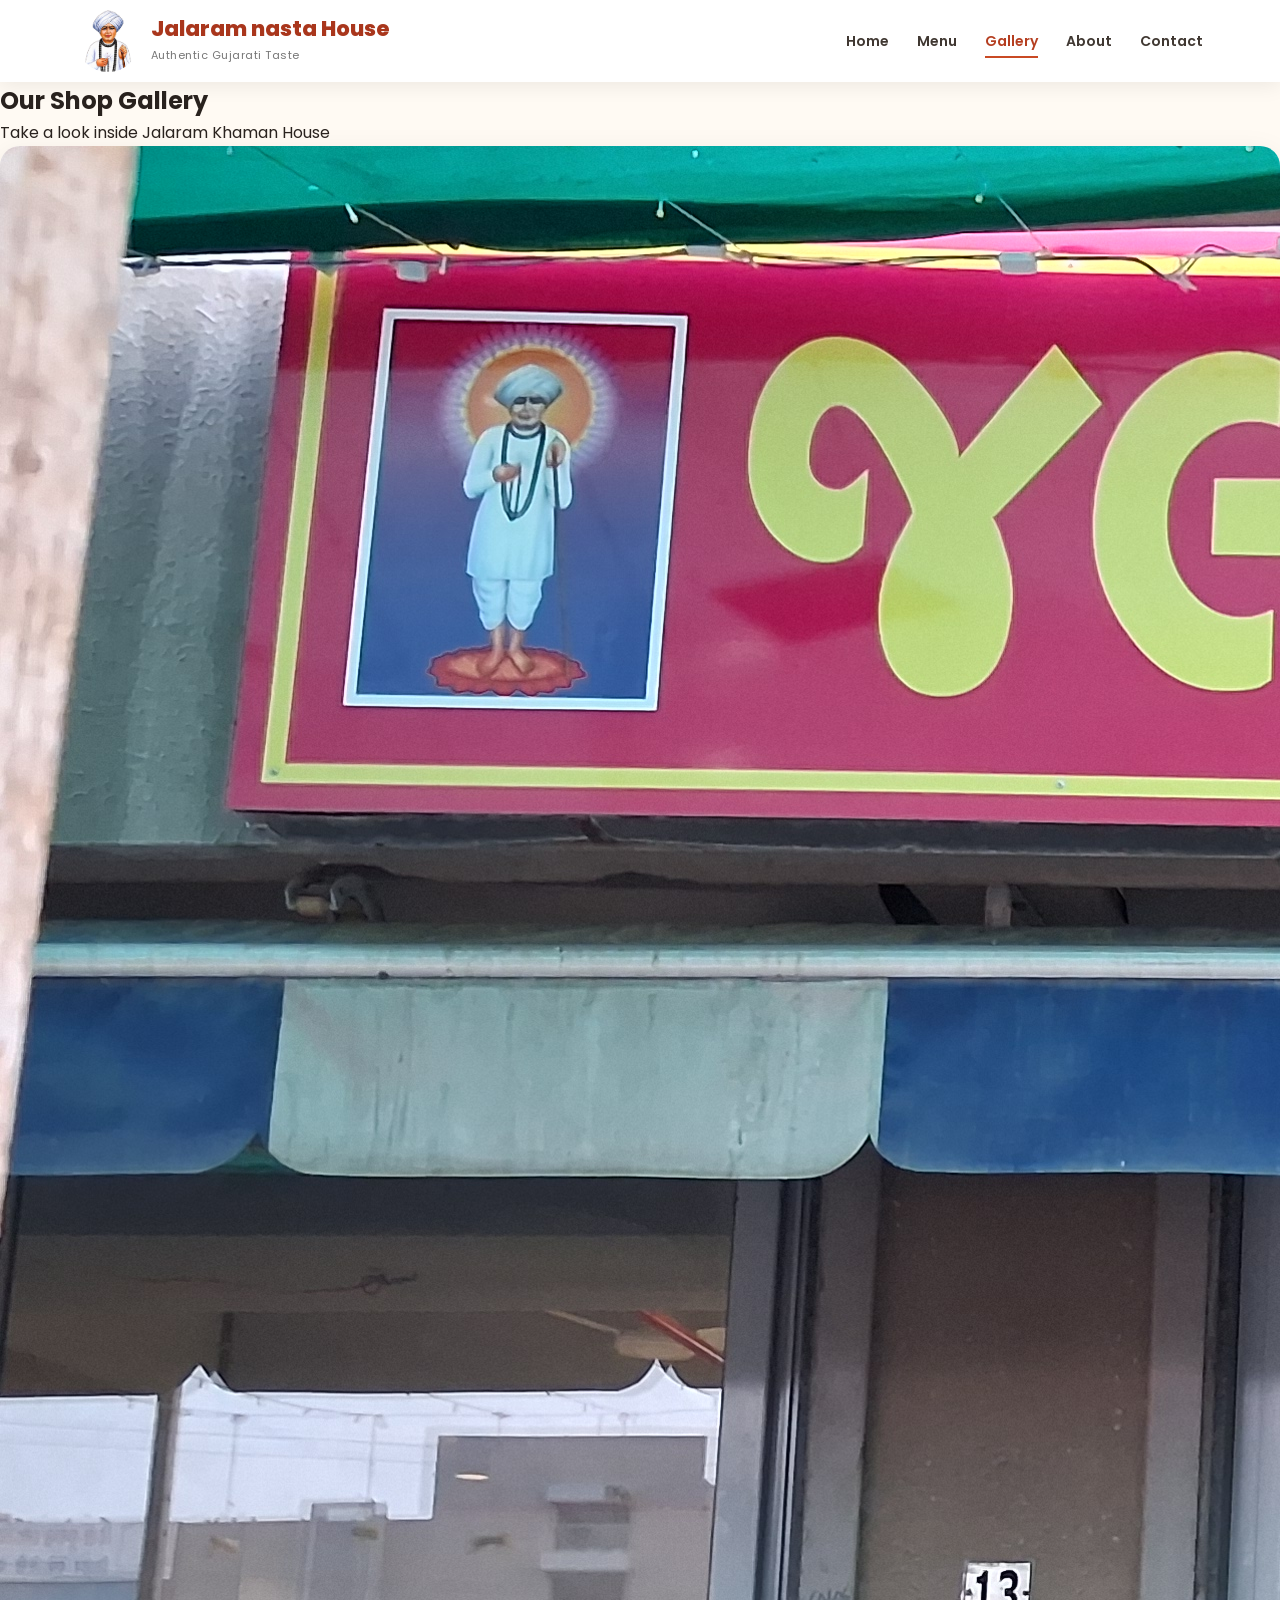
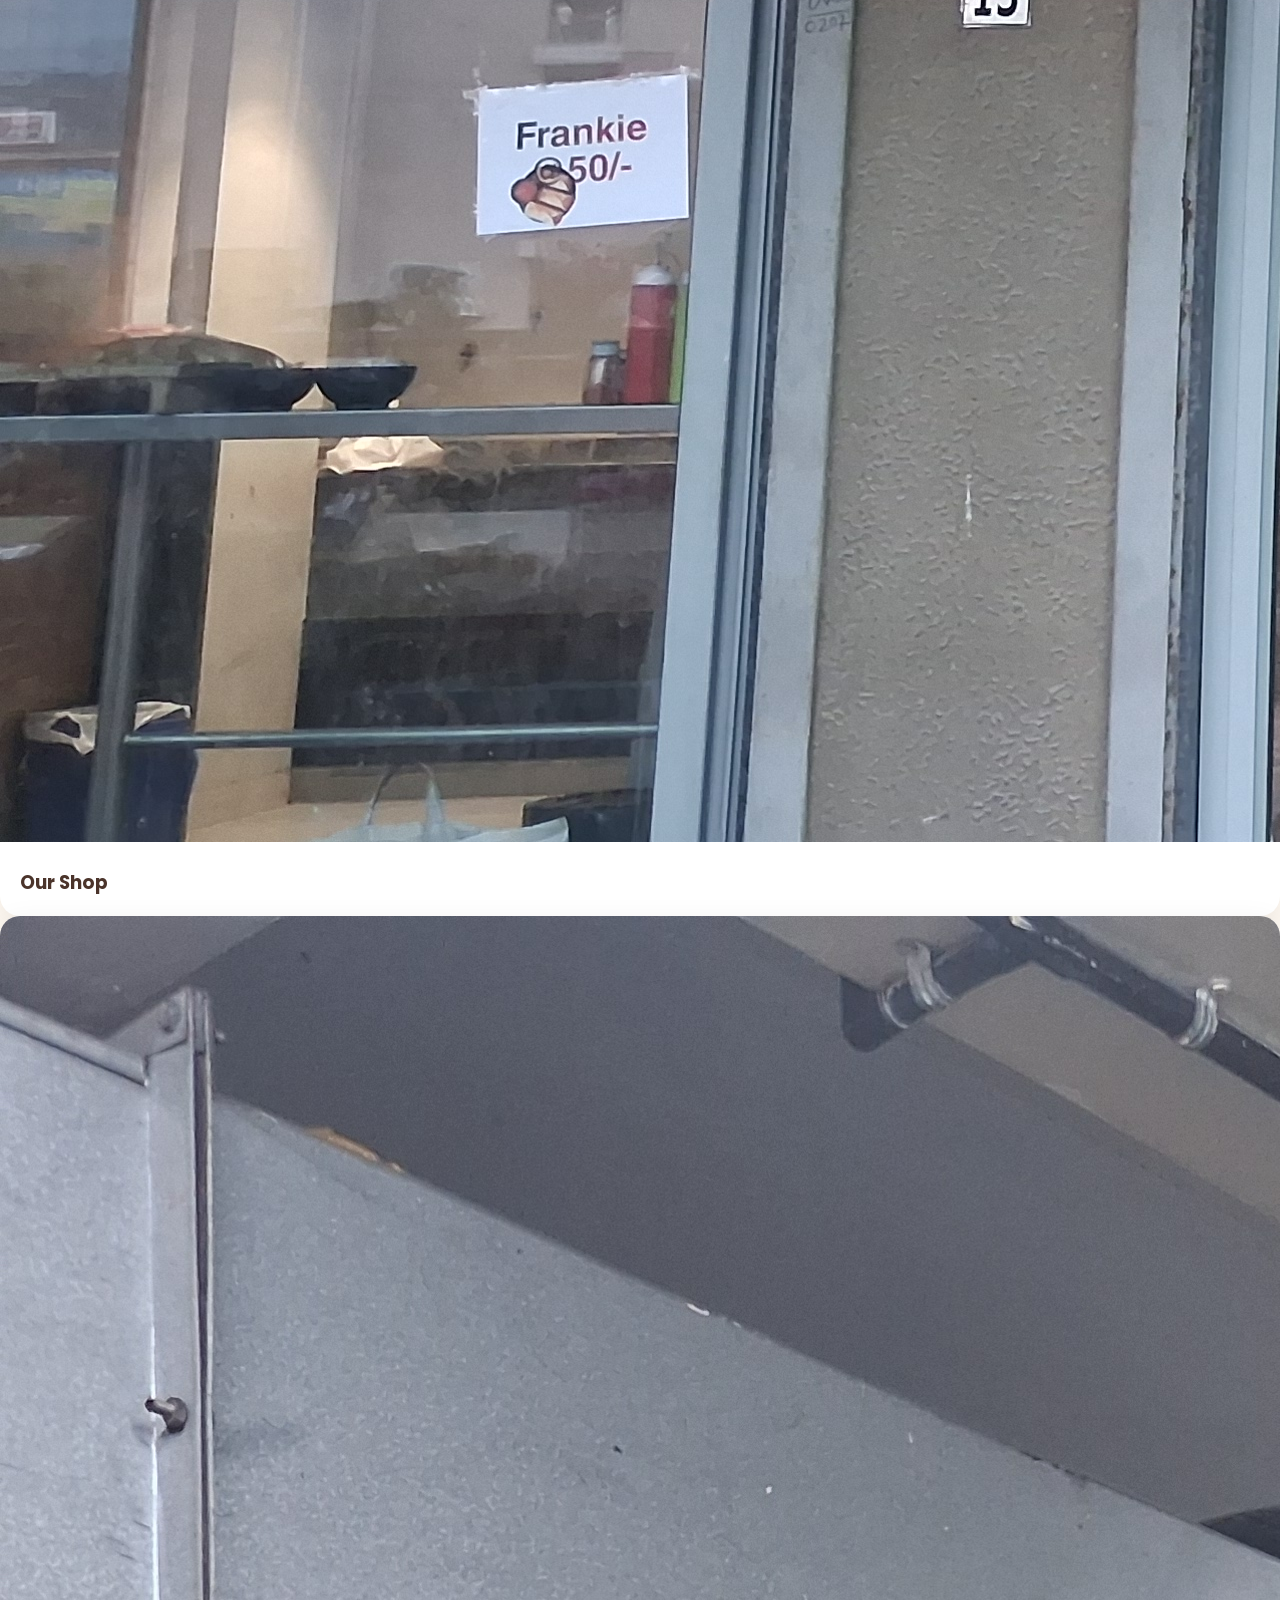
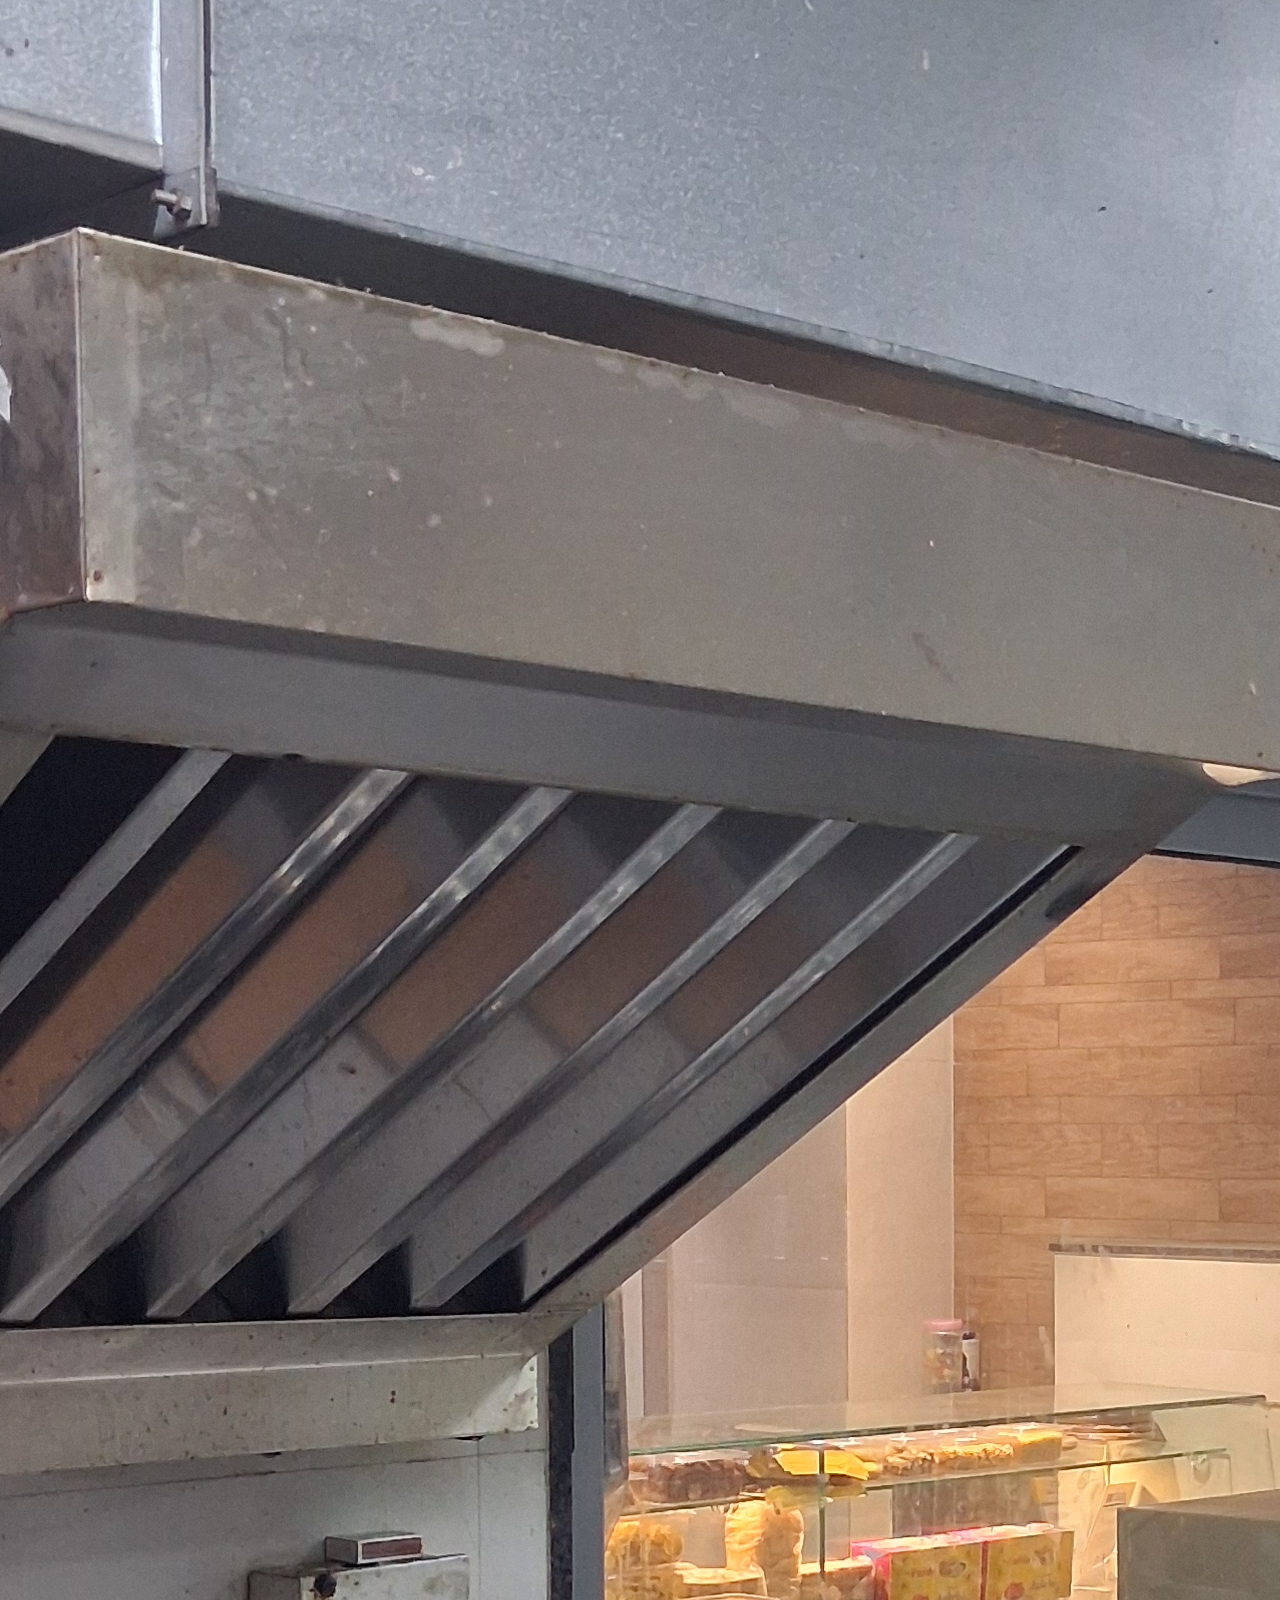
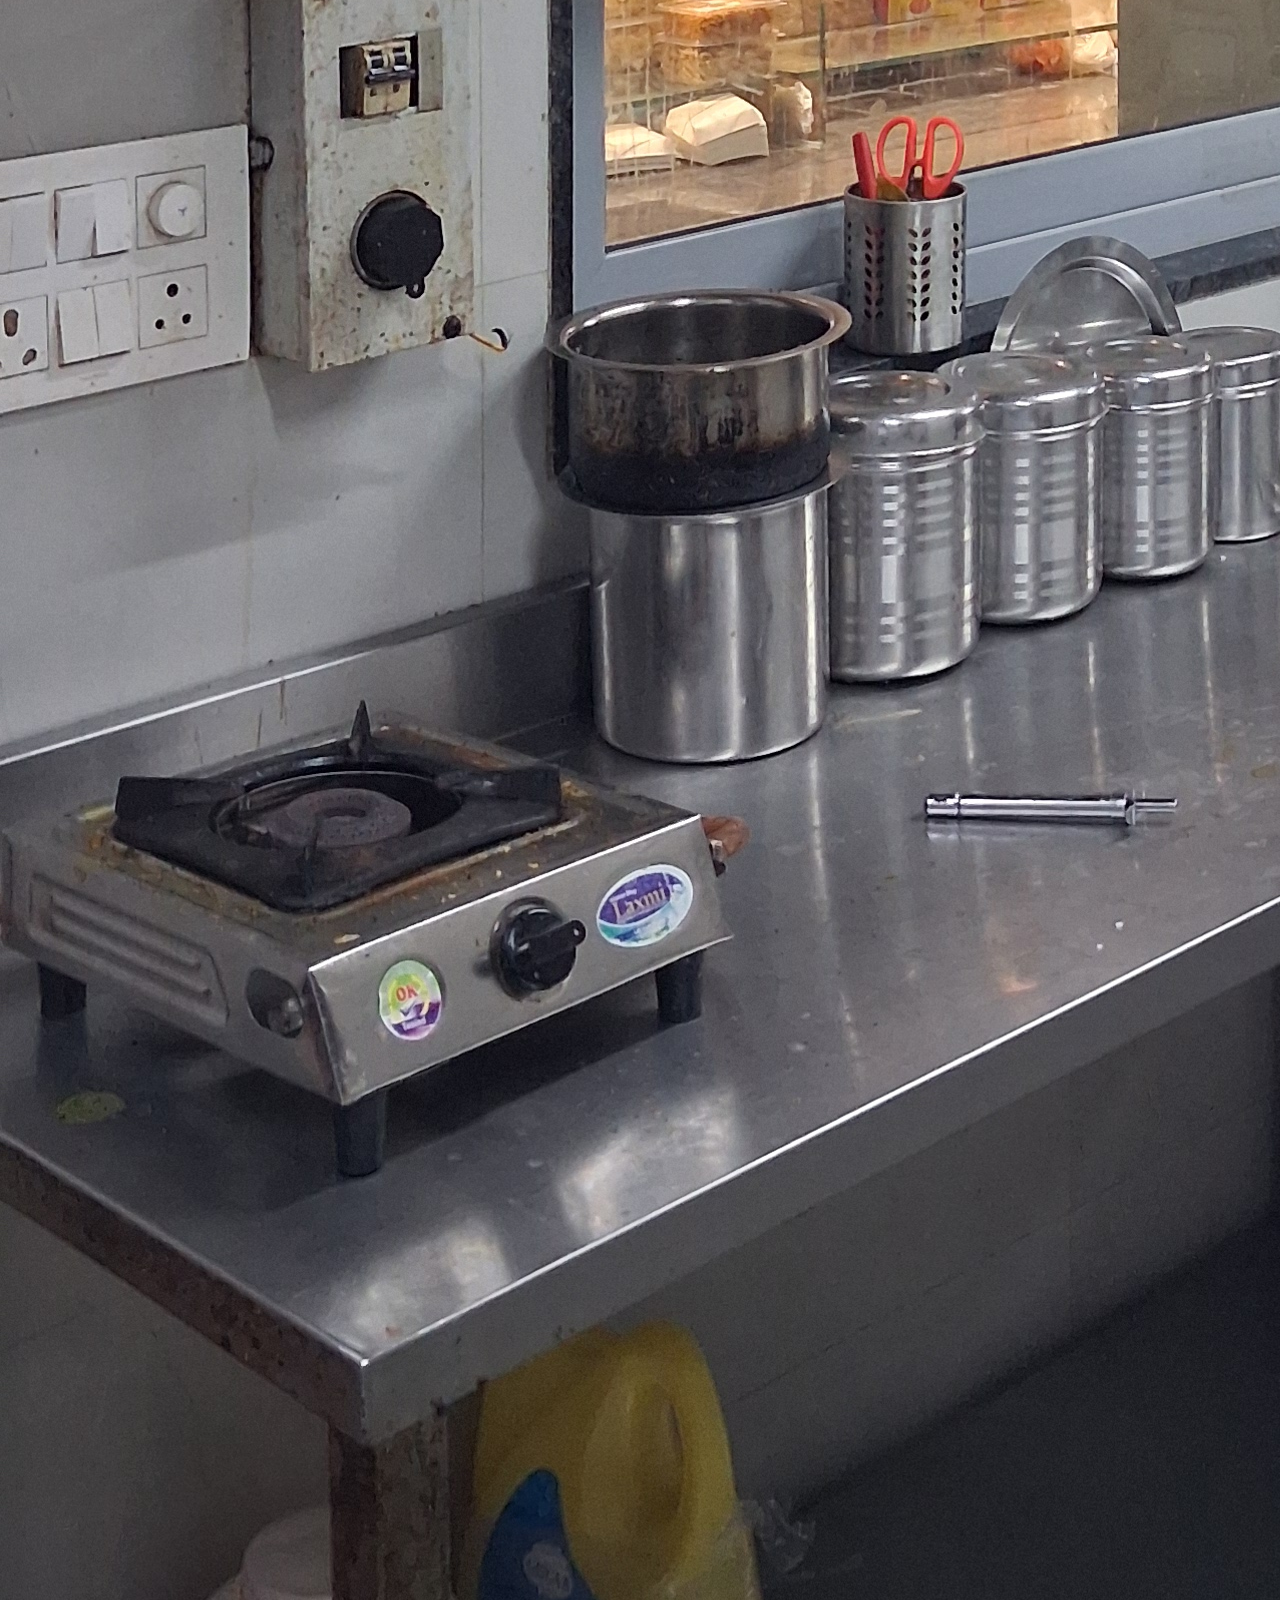
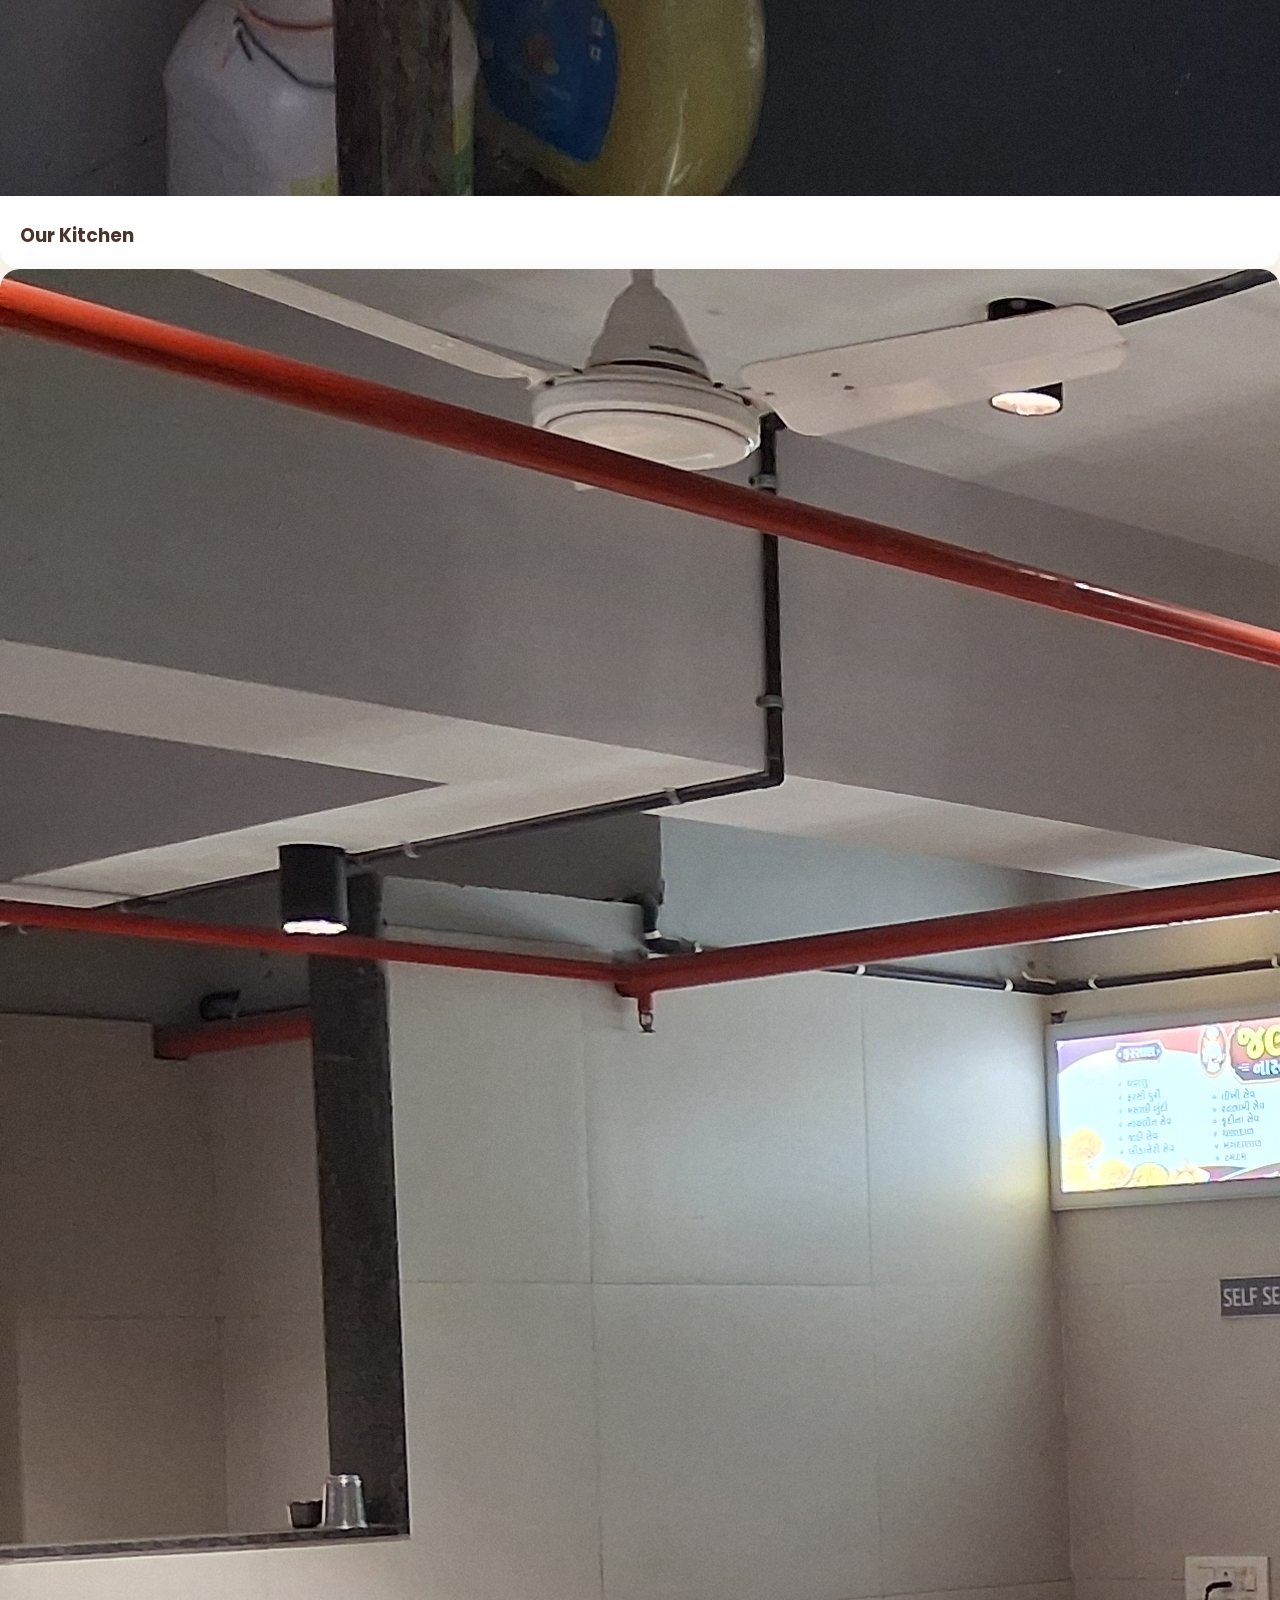
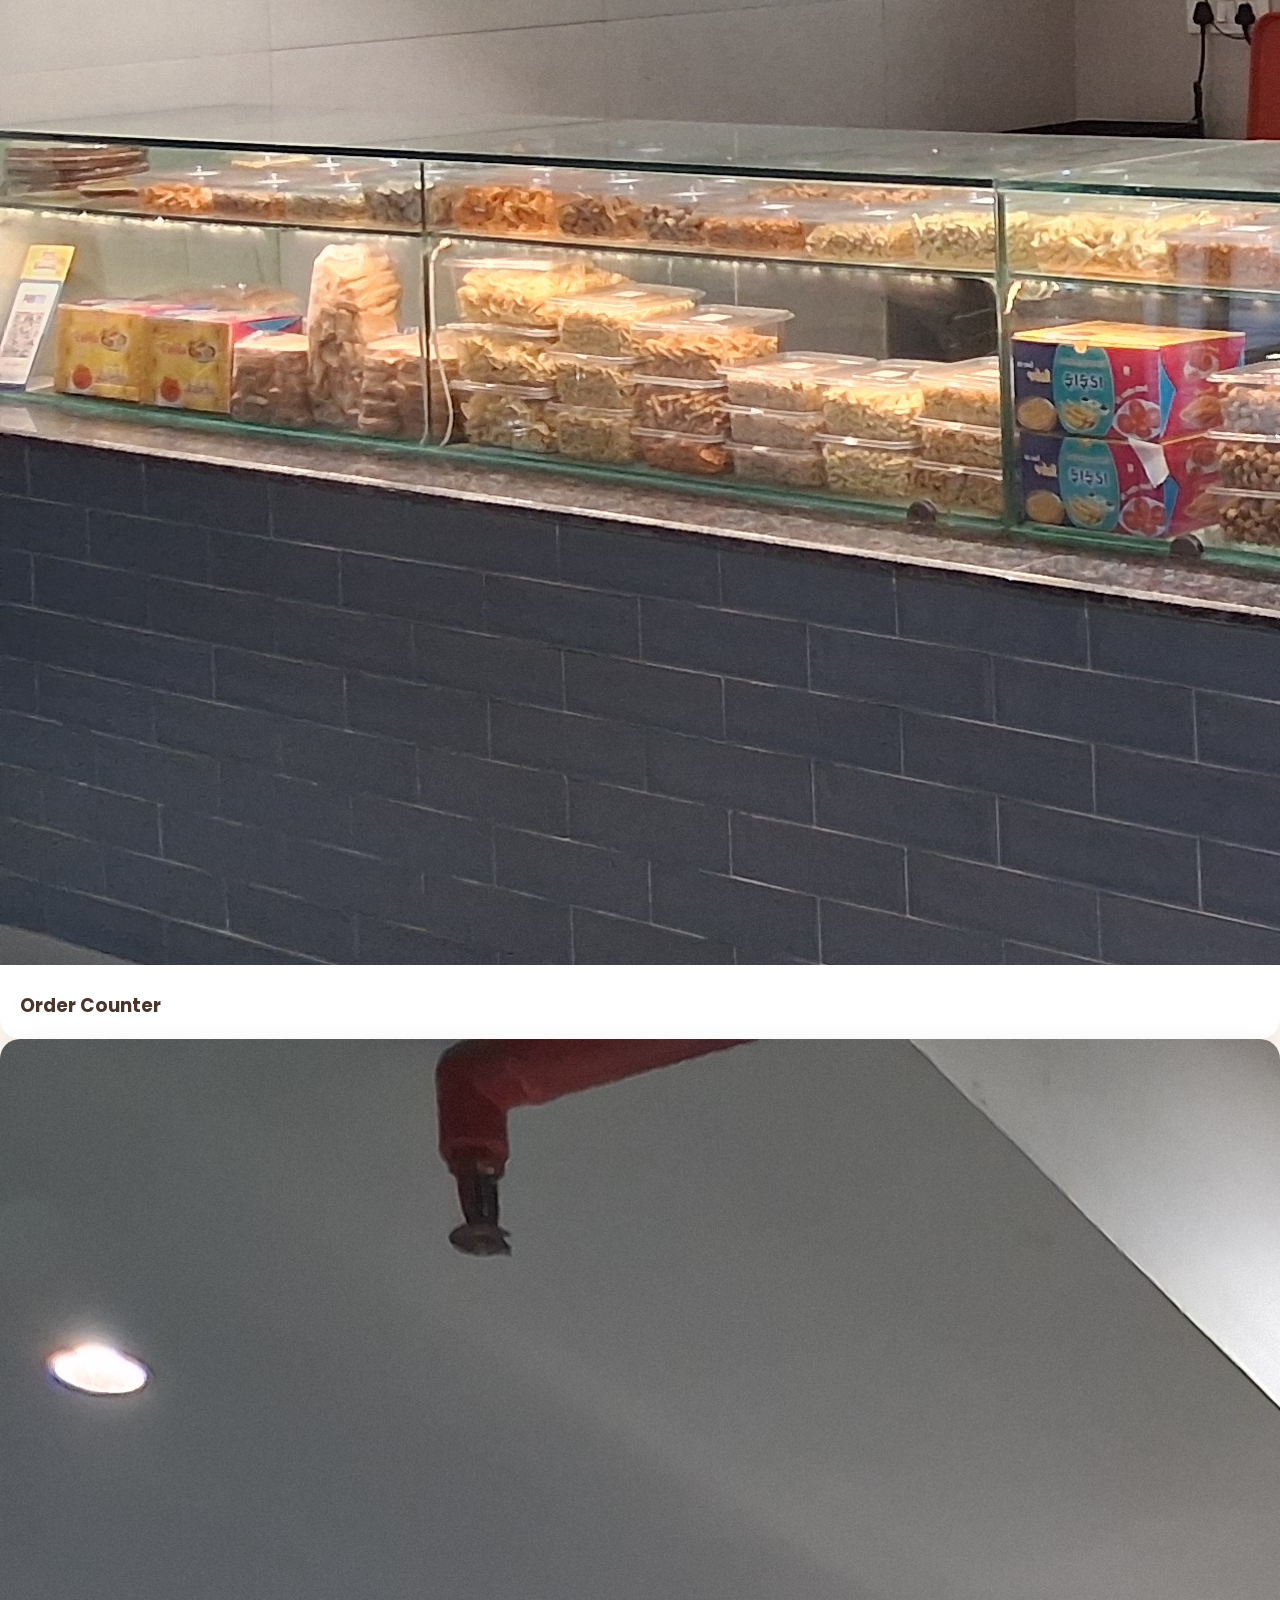
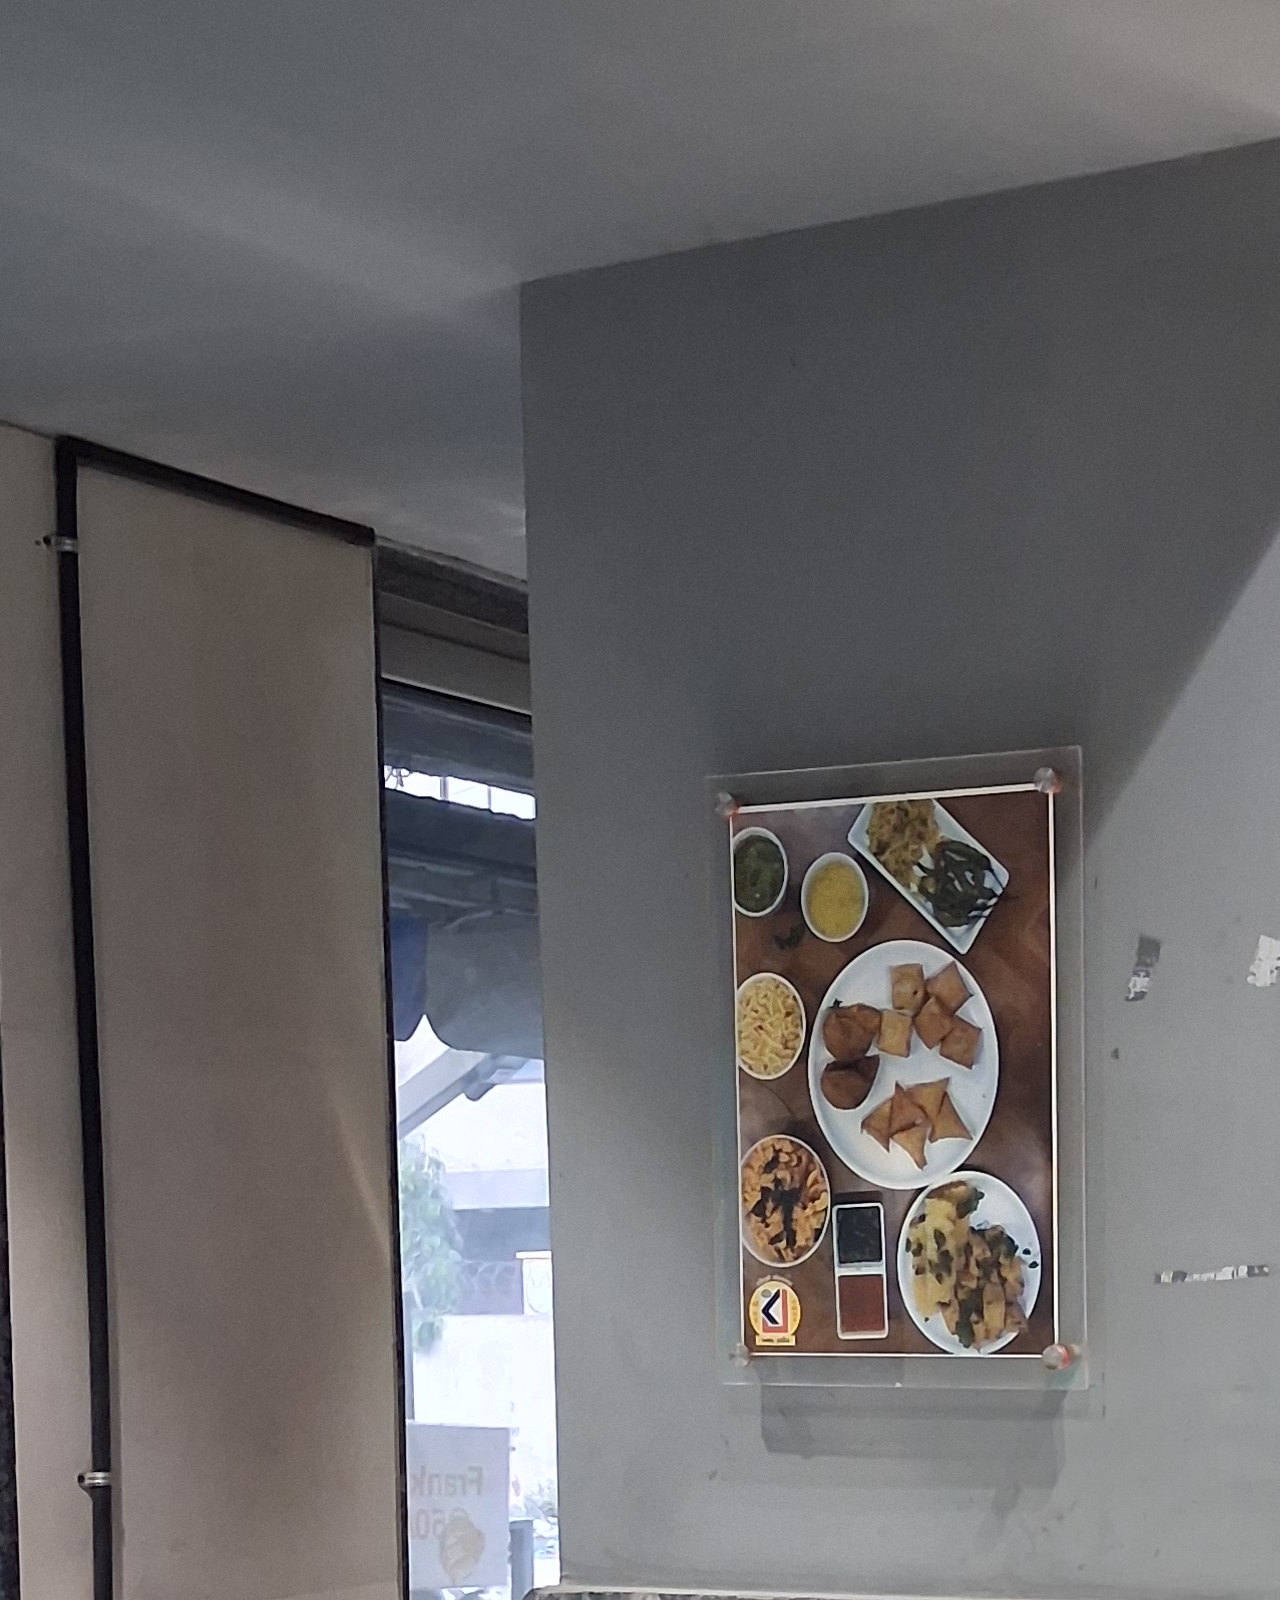
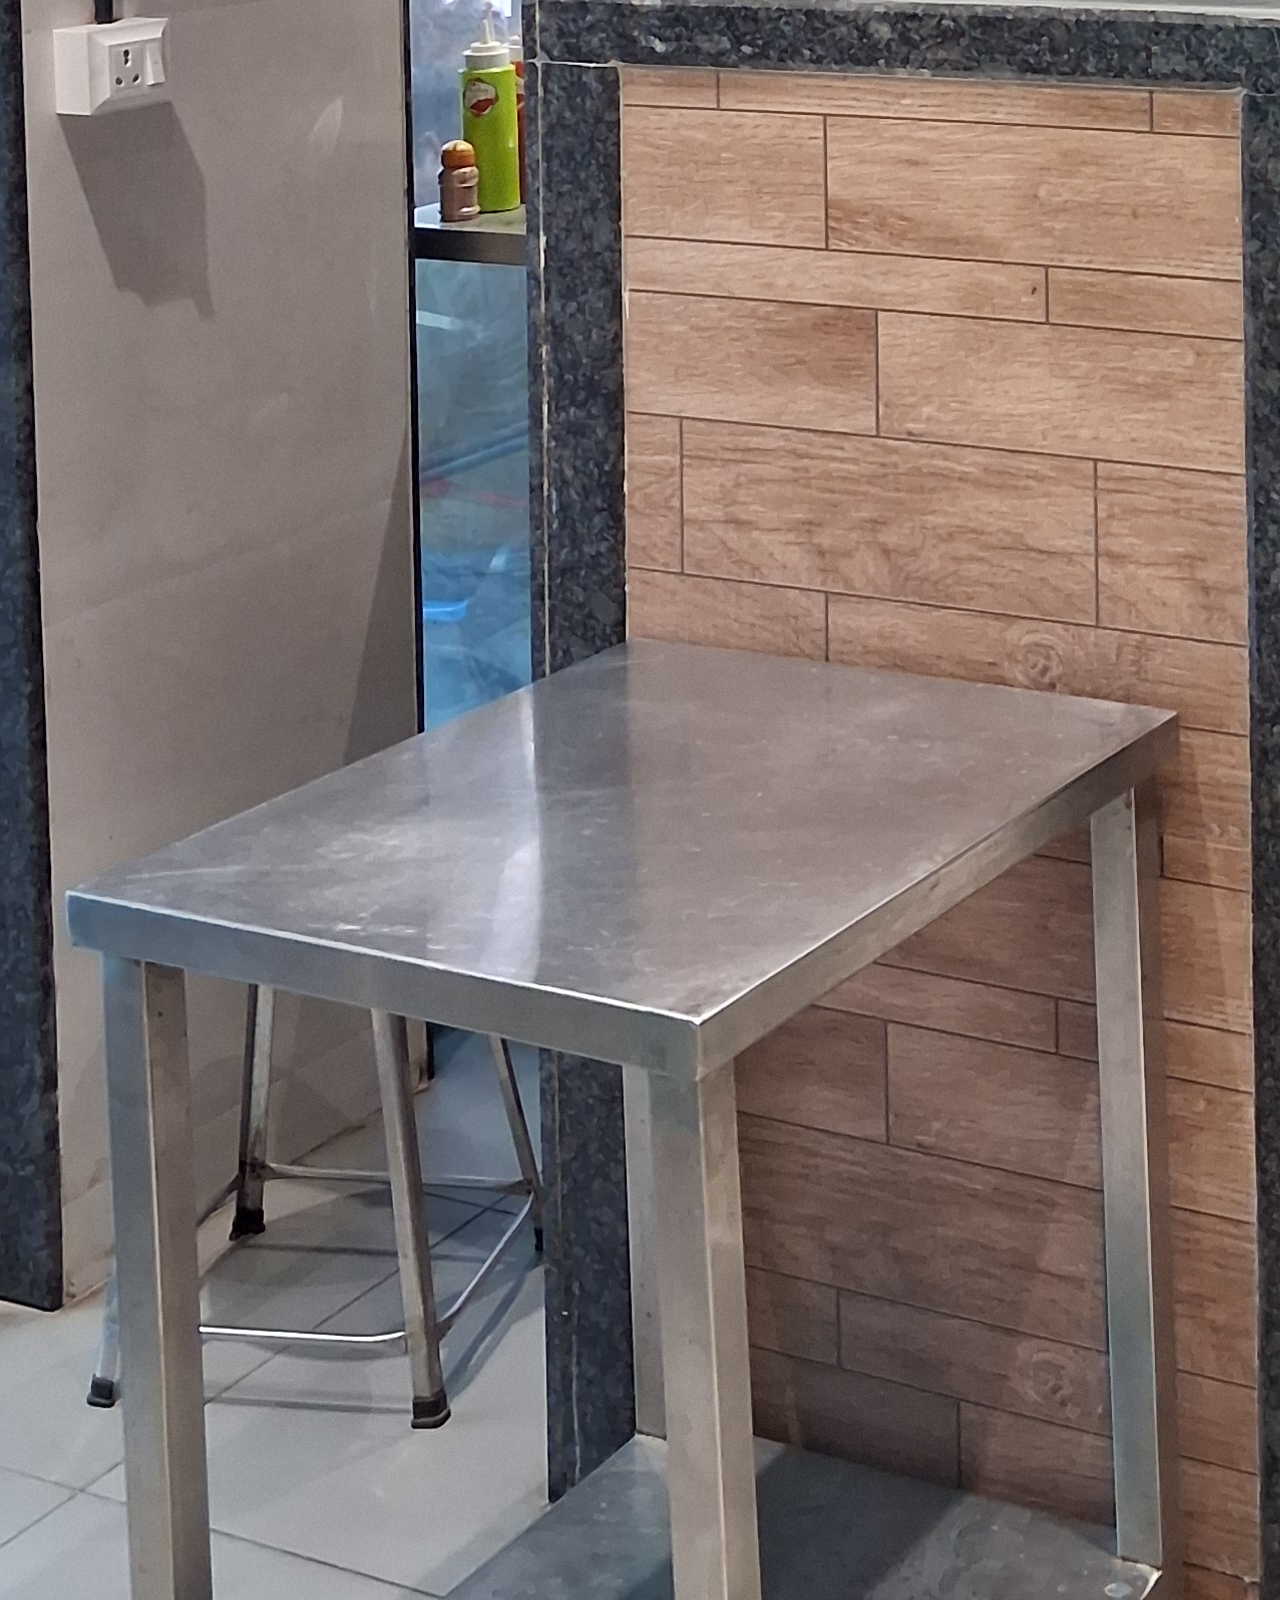
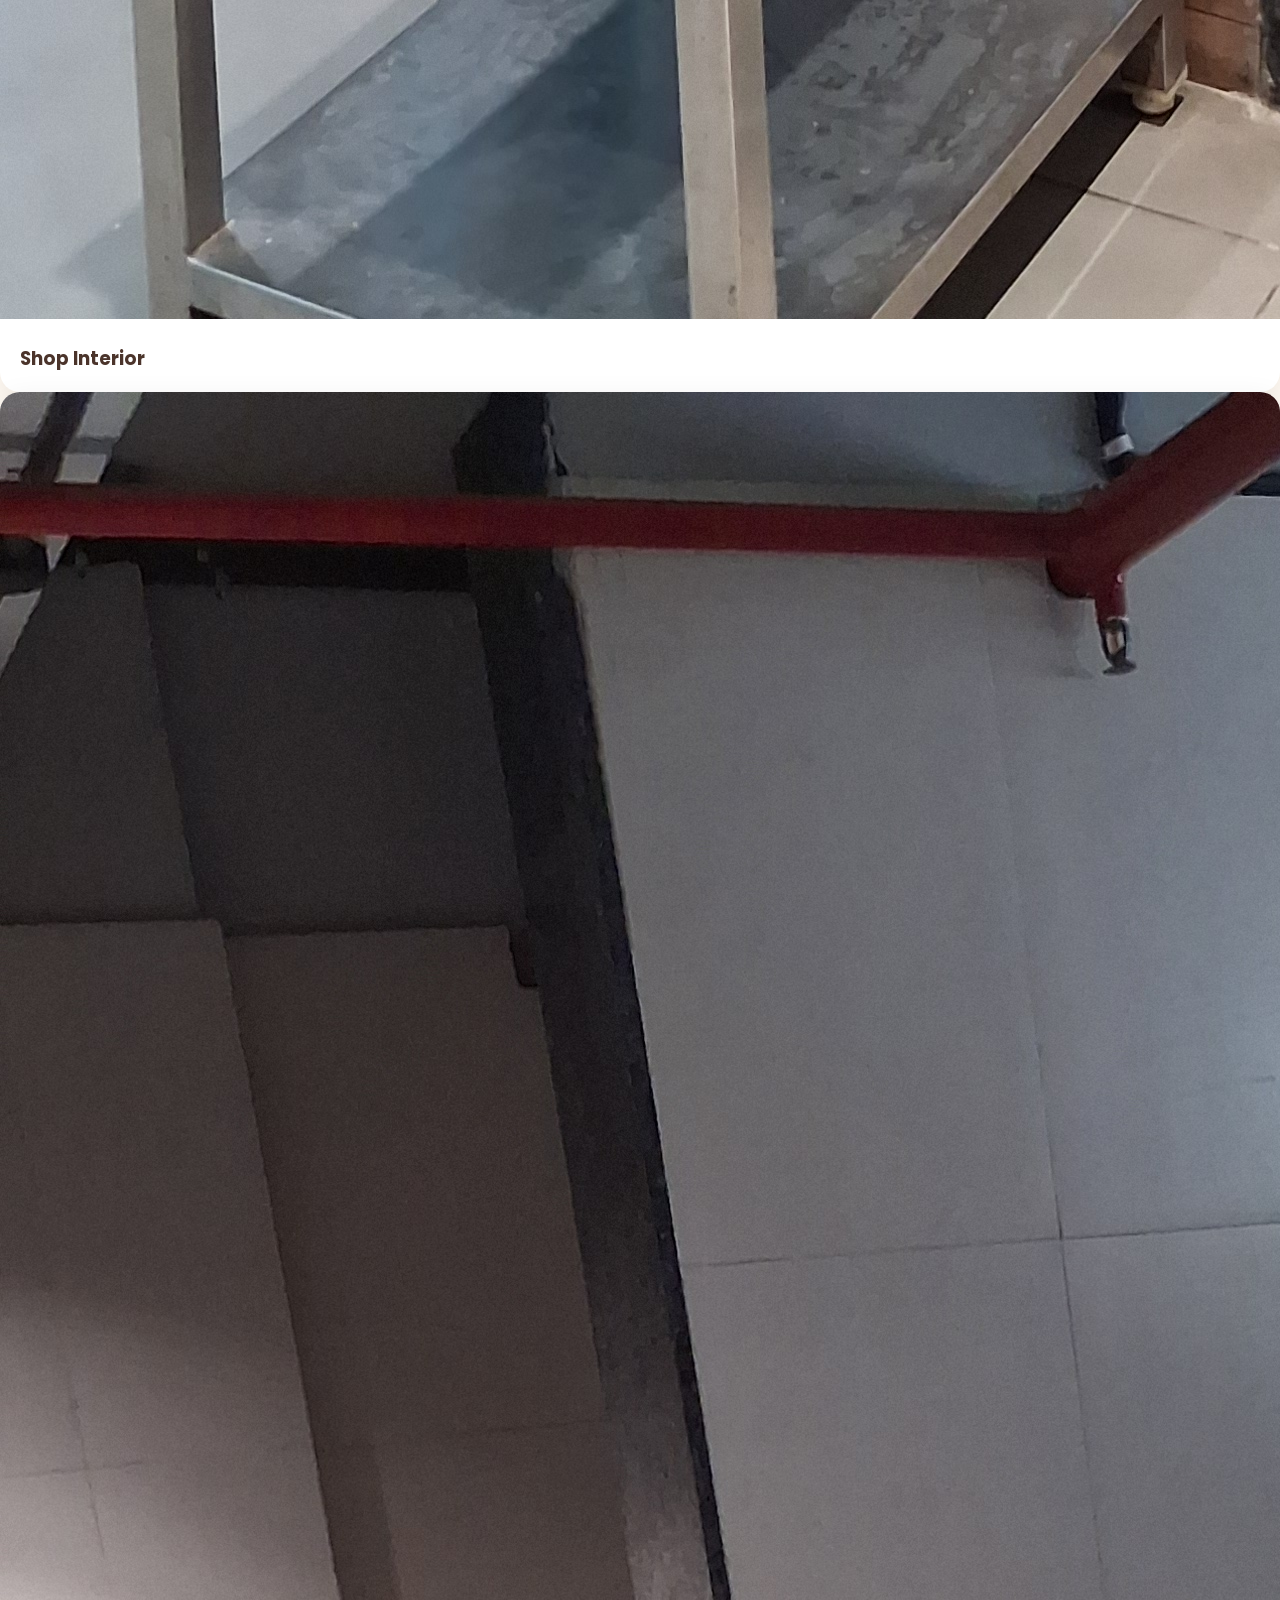
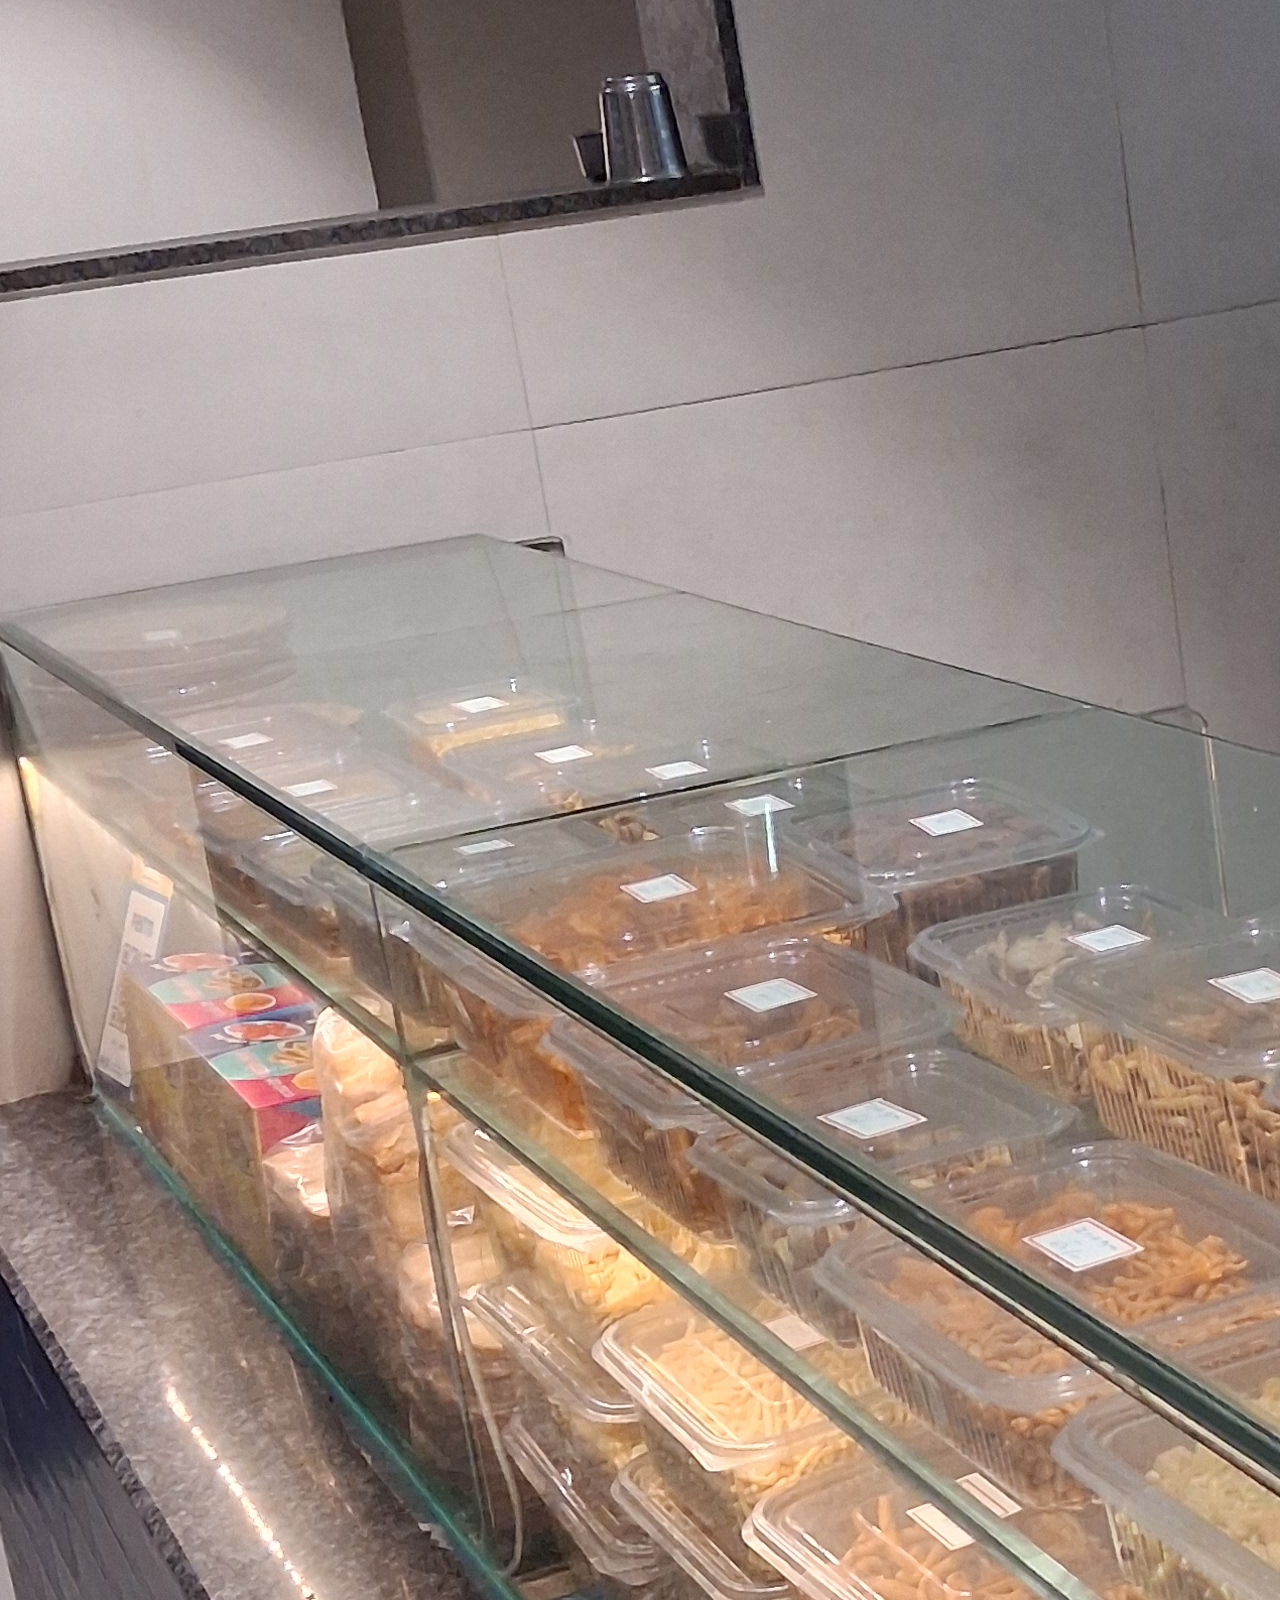
<file: gallery.html>
<!DOCTYPE html>
<html lang="en">

<head>

    <meta charset="UTF-8">

    <meta name="viewport"
          content="width=device-width, initial-scale=1.0">

    <title>Gallery | Jalaram nasta House</title>

    <link rel="stylesheet" href="style.css">

</head>

<body>


<header class="navbar">

    <a href="index.html" class="brand">

        <img src="logo.png" alt="Logo">

        <div class="brand-text">
            <h1>Jalaram nasta House</h1>
            <span>Authentic Gujarati Taste</span>
        </div>

    </a>

    <button class="menu-toggle" onclick="toggleMenu()">☰</button>

    <nav id="navMenu">

        <a href="index.html">Home</a>
        <a href="menu.html">Menu</a>
        <a href="gallery.html" class="active">Gallery</a>
        <a href="about.html">About</a>
        <a href="contact.html">Contact</a>

    </nav>

</header>


<section class="gallery-section">
    <h1>Our Shop Gallery</h1>
    <p>Take a look inside Jalaram Khaman House</p>

    <div class="gallery-grid">

        <div class="gallery-card">
            <img src="shop-front.jpg" alt="Our Shop">
            <h3>Our Shop</h3>
        </div>

        <div class="gallery-card">
            <img src="kitchen.jpg" alt="Our Kitchen">
            <h3>Our Kitchen</h3>
        </div>

        <div class="gallery-card">
            <img src="counter.jpg" alt="Order Counter">
            <h3>Order Counter</h3>
        </div>

        <div class="gallery-card">
            <img src="shop-interior.jpg" alt="Shop Interior">
            <h3>Shop Interior</h3>
        </div>

        <div class="gallery-card">
            <img src="snacks-display.jpg" alt="Snacks Display">
            <h3>Snacks Display</h3>
        </div>

        <div class="gallery-card">
            <img src="signboard.jpg" alt="Our Signboard">
            <h3>Our Signboard</h3>
        </div>

    </div>
</section>


<footer>

    <div class="footer-brand">
        <img src="logo.png" alt="Logo">
        <h3>Jalaram Khaman House</h3>
    </div>

    <p>Authentic Gujarati Taste</p>

    <div class="footer-links">
        <a href="index.html">Home</a>
        <a href="menu.html">Menu</a>
        <a href="gallery.html">Gallery</a>
        <a href="about.html">About</a>
        <a href="contact.html">Contact</a>
    </div>

    <p class="copyright">
        © 2026 Jalaram nasta House.
    </p>

</footer>


<script src="script.js"></script>

<!-- Floating WhatsApp and Call Buttons -->
<div class="floating-contact">

    <a href="https://wa.me/919824204722"
       class="contact-btn whatsapp-btn"
       target="_blank"
       rel="noopener"
       aria-label="Chat on WhatsApp">

        <svg viewBox="0 0 32 32" aria-hidden="true">
            <path fill="currentColor" d="M16 .5A15.4 15.4 0 0 0 2.7 23.7L.5 31.5l8-2.1A15.5 15.5 0 1 0 16 .5zm0 28.2a12.7 12.7 0 0 1-6.5-1.8l-.5-.3-4.7 1.2 1.3-4.6-.3-.5A12.7 12.7 0 1 1 16 28.7zm7-9.5c-.4-.2-2.2-1.1-2.6-1.2-.3-.1-.6-.2-.8.2-.3.4-1 1.2-1.2 1.4-.2.3-.4.3-.8.1-.4-.2-1.6-.6-3-1.9-1.1-1-1.8-2.2-2-2.6-.2-.4 0-.6.2-.8l.6-.7.4-.6c.1-.2 0-.4 0-.6l-1.2-2.8c-.3-.7-.6-.6-.8-.6h-.7c-.3 0-.6.1-.9.4-.3.3-1.2 1.2-1.2 2.9s1.2 3.3 1.4 3.5c.2.2 2.4 3.7 5.9 5.2.8.4 1.5.6 2 .7.8.3 1.6.2 2.2.1.7-.1 2.2-.9 2.5-1.8.3-.9.3-1.7.2-1.8-.1-.2-.3-.3-.7-.5z"/>
        </svg>
    </a>

    <a href="tel:+919824204722"
       class="contact-btn call-btn"
       aria-label="Call Jalaram Khaman House">

        <svg viewBox="0 0 24 24" aria-hidden="true">
            <path fill="currentColor" d="M6.62 10.79a15.05 15.05 0 0 0 6.59 6.59l2.2-2.2a1 1 0 0 1 1.02-.24c1.12.37 2.33.57 3.57.57a1 1 0 0 1 1 1V20a1 1 0 0 1-1 1C10.61 21 3 13.39 3 4a1 1 0 0 1 1-1h3.5a1 1 0 0 1 1 1c0 1.24.2 2.45.57 3.57a1 1 0 0 1-.25 1.02z"/>
        </svg>
    </a>

</div>

</body>
</html>
</file>
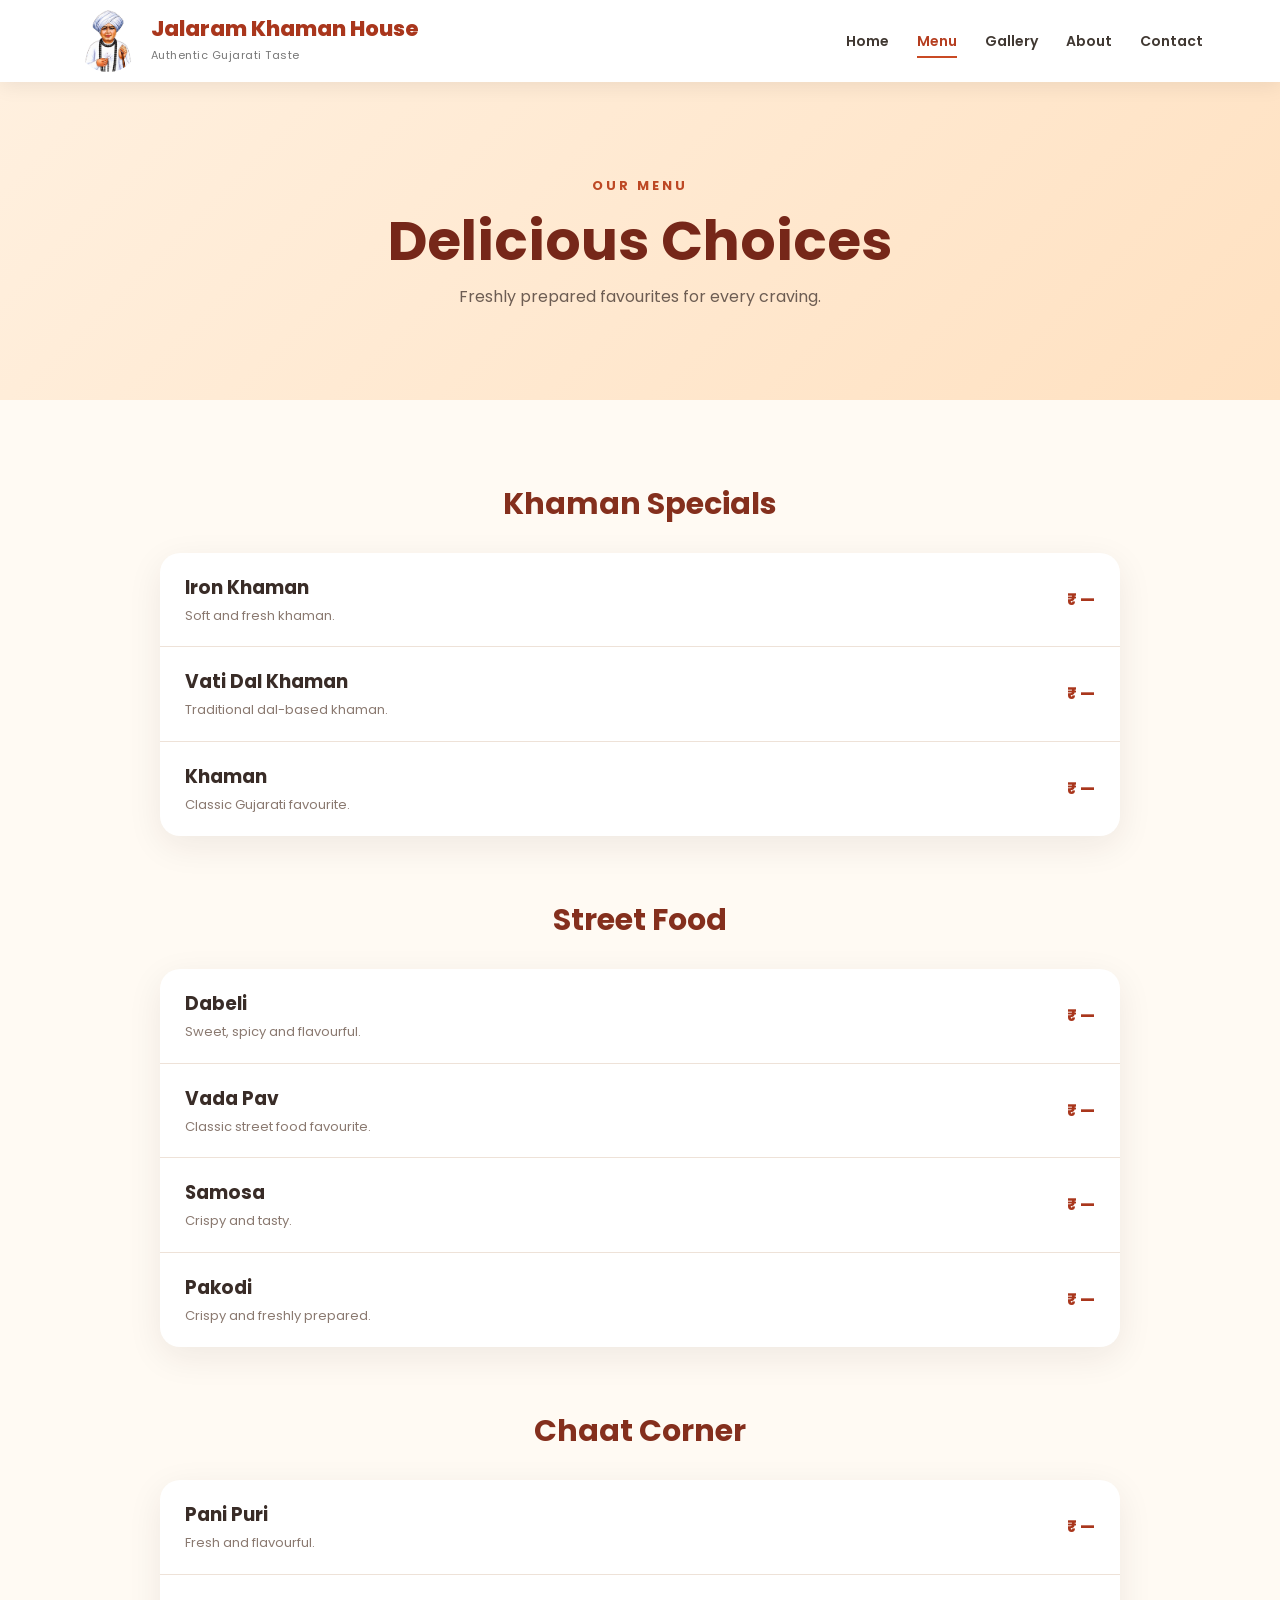
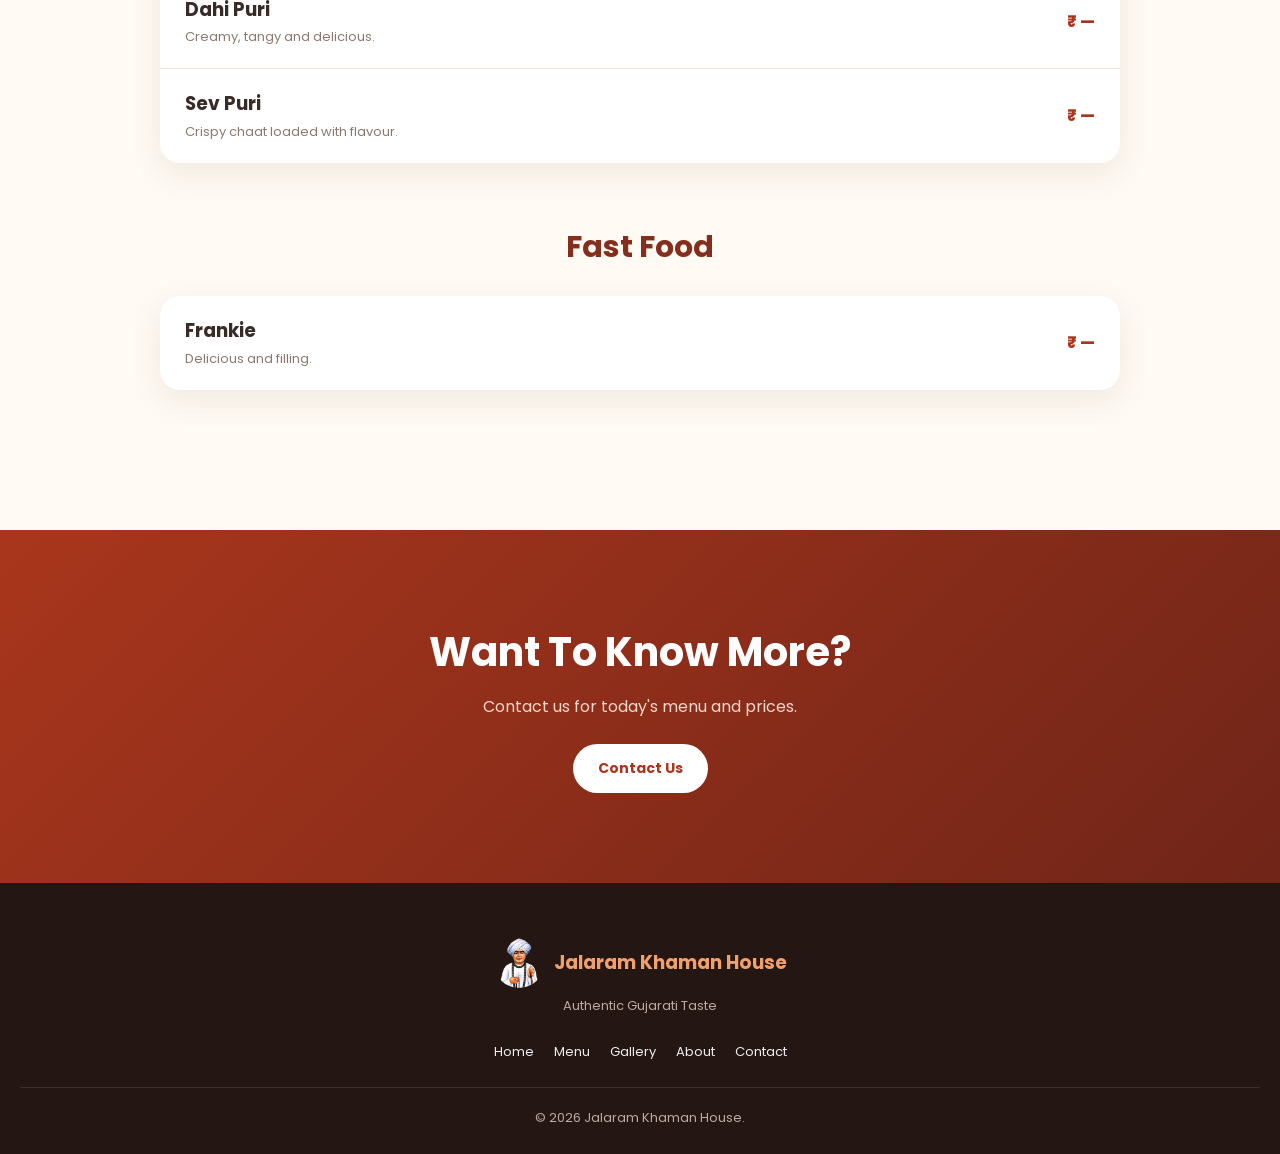
<file: Menu.html>
<!DOCTYPE html>
<html lang="en">

<head>

    <meta charset="UTF-8">

    <meta name="viewport"
          content="width=device-width, initial-scale=1.0">

    <title>Menu | Jalaram Khaman House</title>

    <link rel="stylesheet" href="style.css">

</head>

<body>


<header class="navbar">

    <a href="index.html" class="brand">

        <img src="logo.png" alt="Logo">

        <div class="brand-text">
            <h1>Jalaram Khaman House</h1>
            <span>Authentic Gujarati Taste</span>
        </div>

    </a>

    <button class="menu-toggle" onclick="toggleMenu()">☰</button>

    <nav id="navMenu">

        <a href="index.html">Home</a>
        <a href="menu.html" class="active">Menu</a>
        <a href="gallery.html">Gallery</a>
        <a href="about.html">About</a>
        <a href="contact.html">Contact</a>

    </nav>

</header>


<section class="page-hero">

    <span>OUR MENU</span>

    <h2>Delicious Choices</h2>

    <p>
        Freshly prepared favourites for every craving.
    </p>

</section>


<section class="menu-section">


    <!-- KHAMAN -->

    <div class="menu-category">

        <h2>Khaman Specials</h2>

        <div class="menu-items">

            <div class="menu-item">
                <div>
                    <h3>Iron Khaman</h3>
                    <p>Soft and fresh khaman.</p>
                </div>
                <span>₹ —</span>
            </div>

            <div class="menu-item">
                <div>
                    <h3>Vati Dal Khaman</h3>
                    <p>Traditional dal-based khaman.</p>
                </div>
                <span>₹ —</span>
            </div>

            <div class="menu-item">
                <div>
                    <h3>Khaman</h3>
                    <p>Classic Gujarati favourite.</p>
                </div>
                <span>₹ —</span>
            </div>

        </div>

    </div>


    <!-- STREET FOOD -->

    <div class="menu-category">

        <h2>Street Food</h2>

        <div class="menu-items">

            <div class="menu-item">
                <div>
                    <h3>Dabeli</h3>
                    <p>Sweet, spicy and flavourful.</p>
                </div>
                <span>₹ —</span>
            </div>

            <div class="menu-item">
                <div>
                    <h3>Vada Pav</h3>
                    <p>Classic street food favourite.</p>
                </div>
                <span>₹ —</span>
            </div>

            <div class="menu-item">
                <div>
                    <h3>Samosa</h3>
                    <p>Crispy and tasty.</p>
                </div>
                <span>₹ —</span>
            </div>

            <div class="menu-item">
                <div>
                    <h3>Pakodi</h3>
                    <p>Crispy and freshly prepared.</p>
                </div>
                <span>₹ —</span>
            </div>

        </div>

    </div>


    <!-- CHAAT -->

    <div class="menu-category">

        <h2>Chaat Corner</h2>

        <div class="menu-items">

            <div class="menu-item">
                <div>
                    <h3>Pani Puri</h3>
                    <p>Fresh and flavourful.</p>
                </div>
                <span>₹ —</span>
            </div>

            <div class="menu-item">
                <div>
                    <h3>Dahi Puri</h3>
                    <p>Creamy, tangy and delicious.</p>
                </div>
                <span>₹ —</span>
            </div>

            <div class="menu-item">
                <div>
                    <h3>Sev Puri</h3>
                    <p>Crispy chaat loaded with flavour.</p>
                </div>
                <span>₹ —</span>
            </div>

        </div>

    </div>


    <!-- FAST FOOD -->

    <div class="menu-category">

        <h2>Fast Food</h2>

        <div class="menu-items">

            <div class="menu-item">
                <div>
                    <h3>Frankie</h3>
                    <p>Delicious and filling.</p>
                </div>
                <span>₹ —</span>
            </div>

        </div>

    </div>


</section>


<section class="cta">

    <h2>Want To Know More?</h2>

    <p>
        Contact us for today's menu and prices.
    </p>

    <a href="contact.html" class="btn white">
        Contact Us
    </a>

</section>


<footer>

    <div class="footer-brand">
        <img src="logo.png" alt="Logo">
        <h3>Jalaram Khaman House</h3>
    </div>

    <p>Authentic Gujarati Taste</p>

    <div class="footer-links">
        <a href="index.html">Home</a>
        <a href="menu.html">Menu</a>
        <a href="gallery.html">Gallery</a>
        <a href="about.html">About</a>
        <a href="contact.html">Contact</a>
    </div>

    <p class="copyright">
        © 2026 Jalaram Khaman House.
    </p>

</footer>


<script src="script.js"></script>

</body>
</html>
</file>
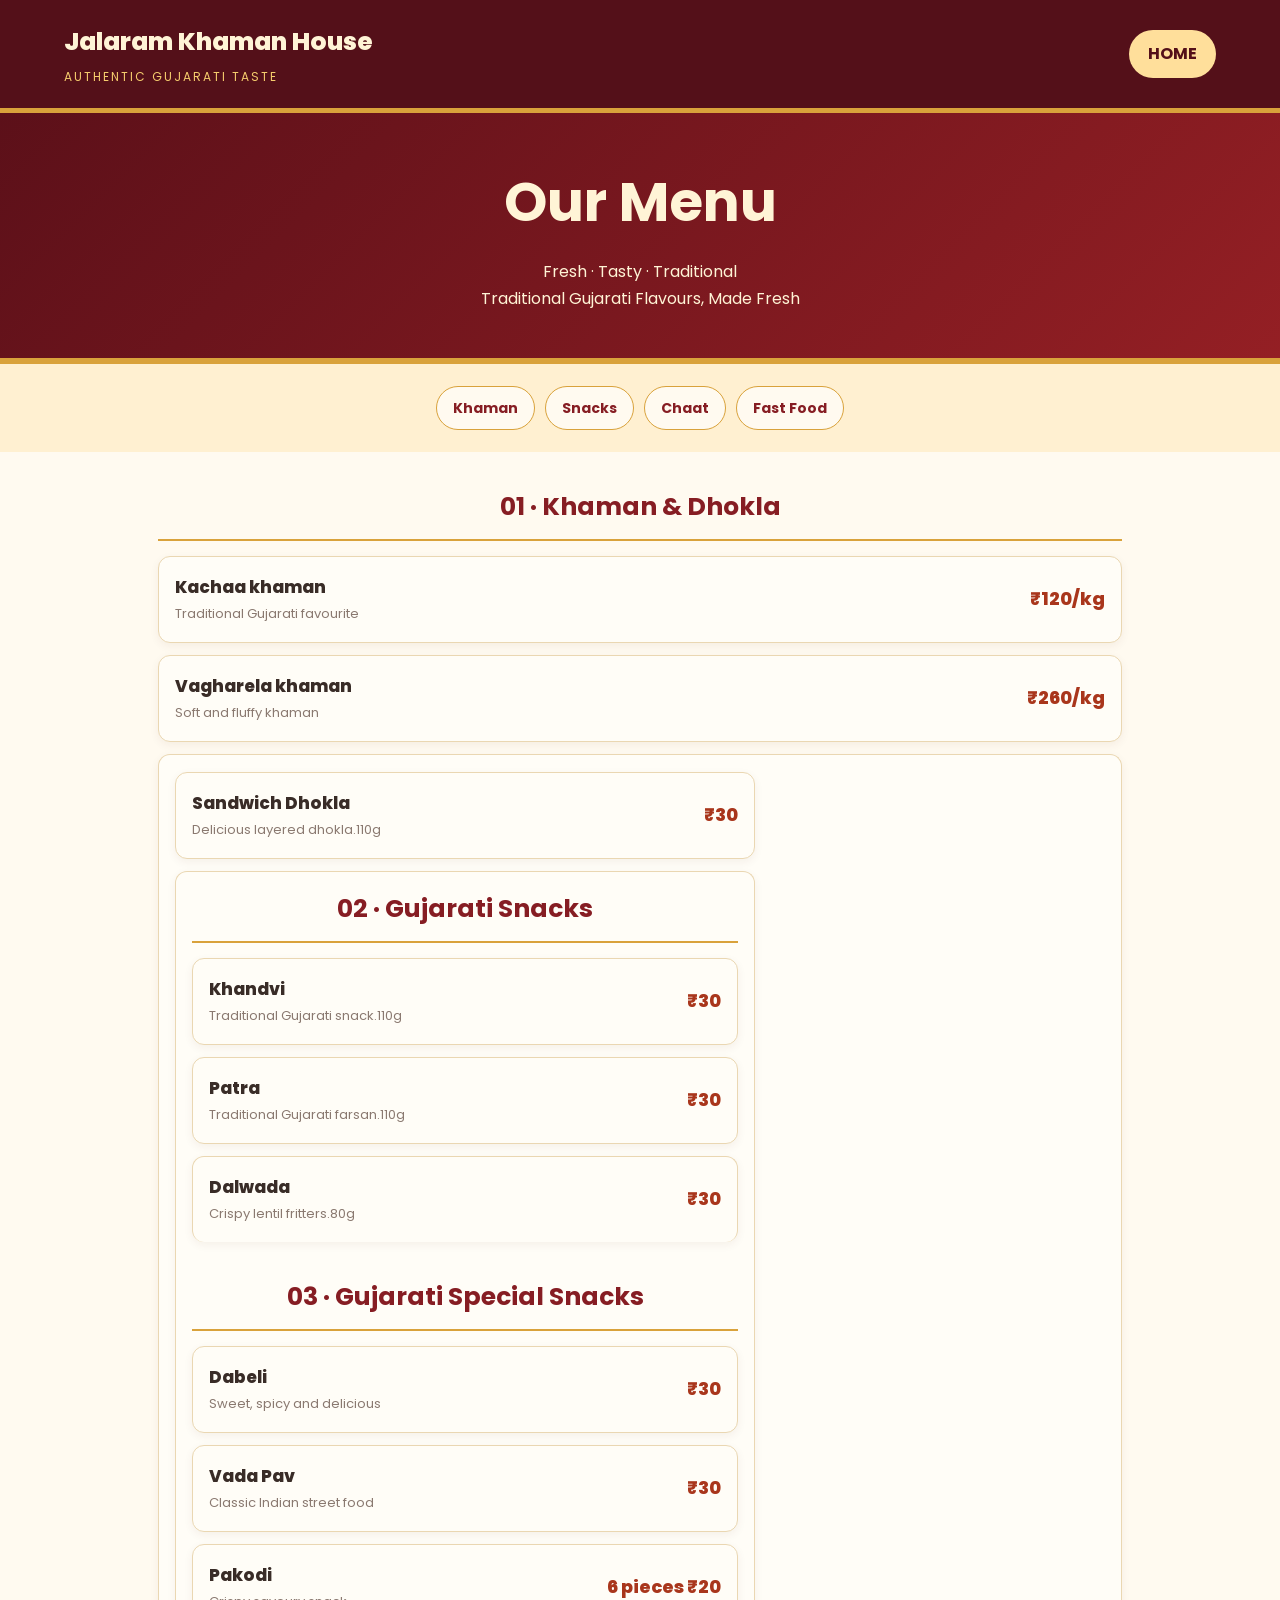
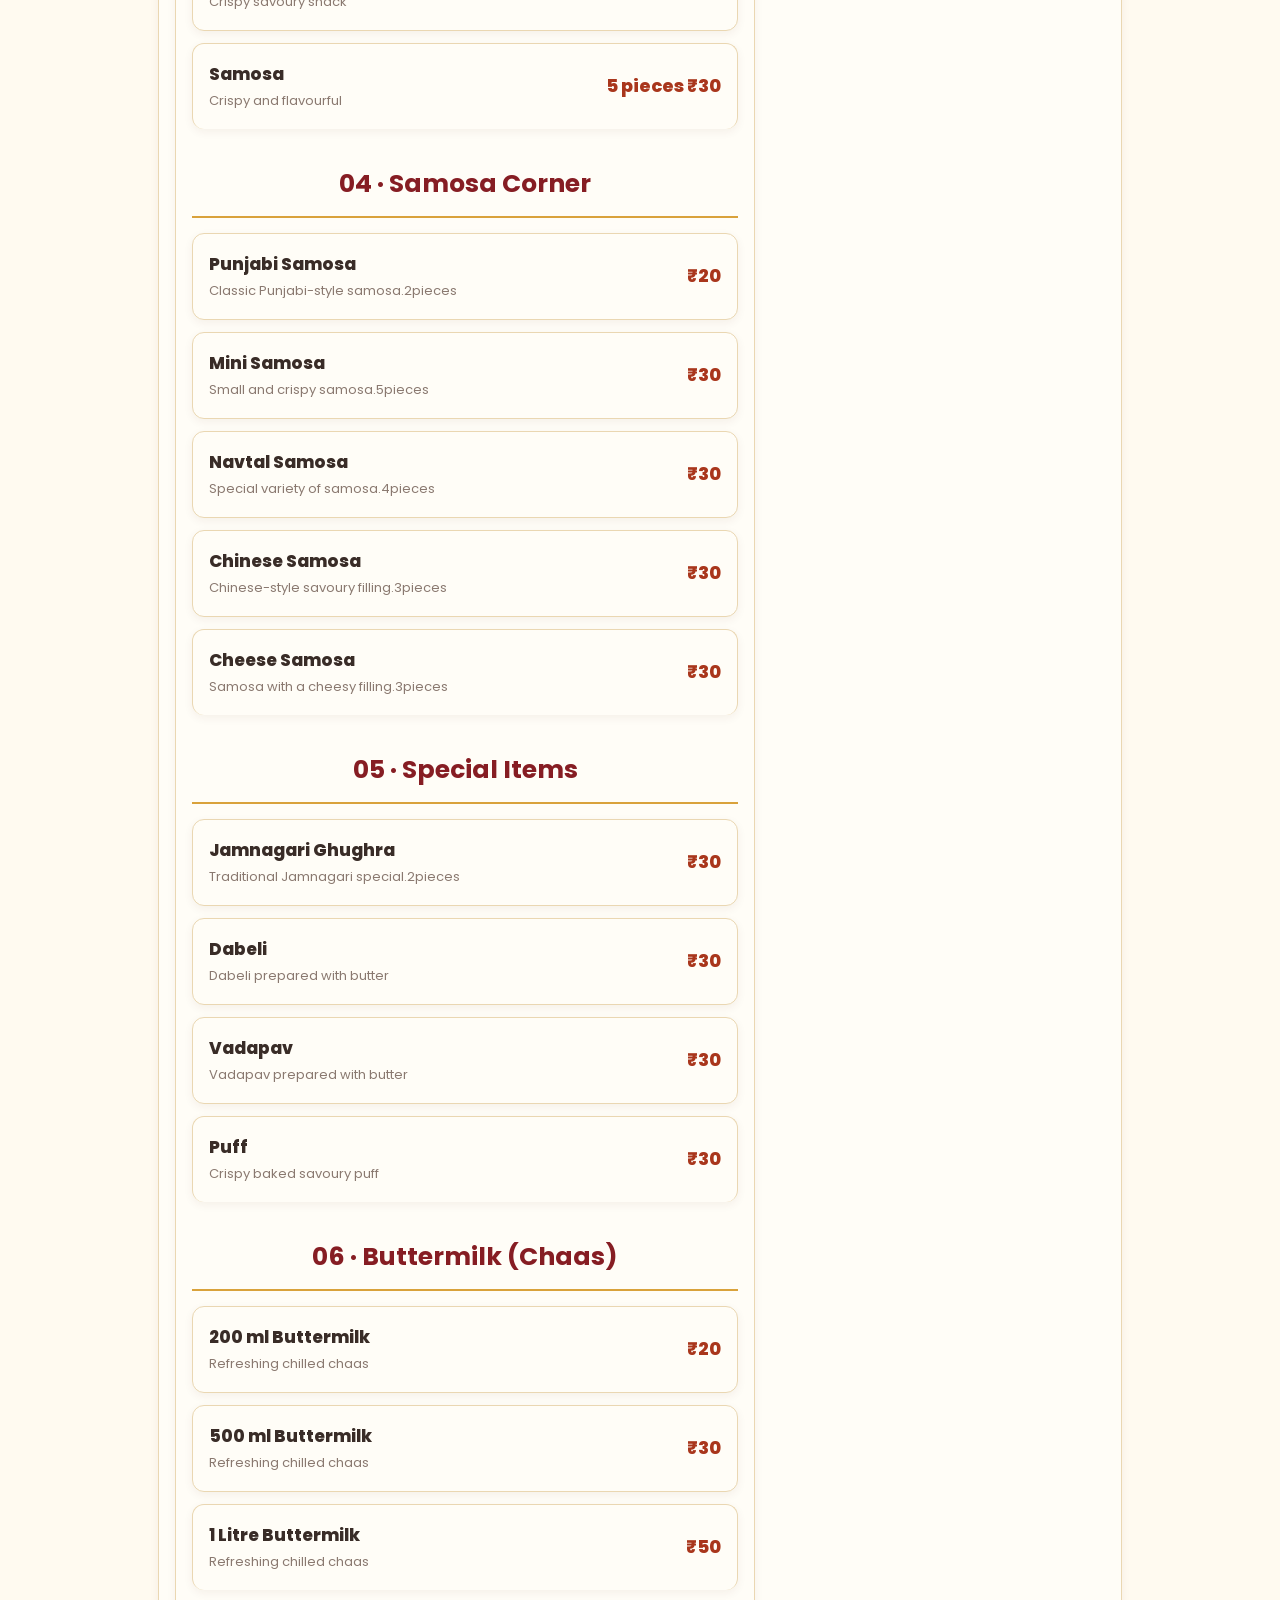
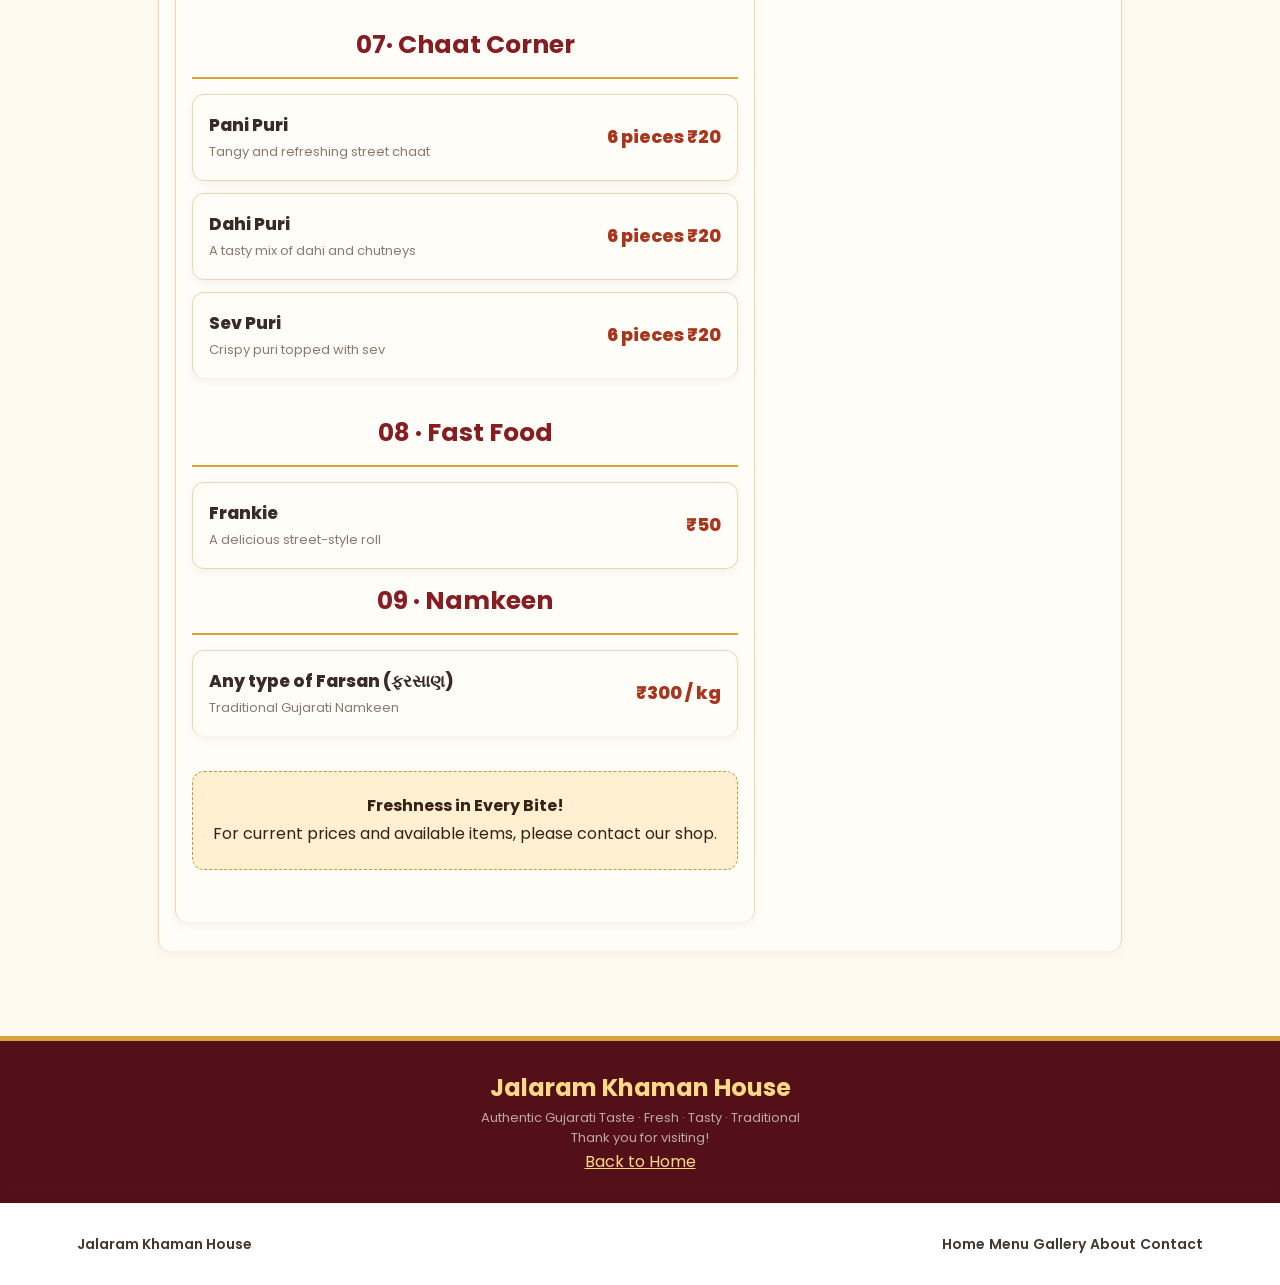
<file: menu.html>
<!DOCTYPE html>
<html lang="en">
<head>
    <meta charset="UTF-8">
    <meta name="viewport" content="width=device-width, initial-scale=1.0">

    <title>Menu | Jalaram Khaman House</title>

    <link rel="stylesheet" href="style.css">

    <style>
        .menu-page {
            background: #fffaf0;
            color: #382016;
            min-height: 100vh;
        }

        .menu-top {
            background: #541019;
            color: #fff4d6;
            padding: 22px 5%;
            display: flex;
            align-items: center;
            justify-content: space-between;
            gap: 15px;
            flex-wrap: wrap;
            border-bottom: 5px solid #d9a23b;
        }

        .menu-title {
            font-size: 25px;
            font-weight: 800;
            margin: 0;
        }

        .menu-tagline {
            margin: 5px 0 0;
            font-size: 12px;
            letter-spacing: 2px;
            color: #f5cc6d;
        }

        .menu-home {
            color: #541019;
            background: #ffdf9b;
            padding: 11px 19px;
            border-radius: 25px;
            text-decoration: none;
            font-weight: bold;
        }

        .menu-banner {
            text-align: center;
            padding: 45px 18px;
            background: linear-gradient(135deg, #5c1019, #941f24);
            color: #fff4d6;
            border-bottom: 6px solid #d9a23b;
        }

        .menu-banner h1 {
            font-size: clamp(35px, 7vw, 55px);
            margin: 0 0 12px;
        }

        .menu-banner p {
            font-size: 16px;
            margin: 0;
            line-height: 1.7;
        }

        .menu-links {
            display: flex;
            justify-content: center;
            flex-wrap: wrap;
            gap: 10px;
            padding: 22px 12px;
            background: #fff0d1;
        }

        .menu-links a {
            background: #fffaf0;
            color: #861d23;
            border: 1px solid #d9a23b;
            border-radius: 25px;
            padding: 10px 16px;
            text-decoration: none;
            font-size: 14px;
            font-weight: bold;
        }

        .menu-links a:hover {
            background: #861d23;
            color: white;
        }

        .menu-content {
            max-width: 1000px;
            margin: auto;
            padding: 35px 18px 50px;
        }

        .menu-category {
            margin-bottom: 35px;
        }

        .menu-category h2 {
            color: #861d23;
            font-size: 25px;
            border-bottom: 2px solid #d9a23b;
            padding-bottom: 12px;
            margin-bottom: 15px;
        }

        .menu-item {
            display: flex;
            justify-content: space-between;
            align-items: center;
            gap: 15px;
            padding: 17px 16px;
            margin-bottom: 12px;
            background: #fffdf7;
            border: 1px solid #ead7b2;
            border-radius: 12px;
            box-shadow: 0 3px 10px rgba(80, 35, 10, 0.06);
        }

        .item-name {
            font-size: 17px;
            font-weight: 750;
            margin: 0 0 5px;
            color: #542019;
        }

        .item-description {
            font-size: 13px;
            color: #806b57;
            margin: 0;
        }

        .item-price {
            font-size: 18px;
            font-weight: 800;
            color: #941f24;
            white-space: nowrap;
        }

        .menu-note {
            text-align: center;
            background: #fff0d1;
            border: 1px dashed #c99538;
            border-radius: 12px;
            padding: 20px;
            line-height: 1.8;
        }

        .menu-footer {
            background: #541019;
            color: #fff4d6;
            text-align: center;
            padding: 28px 15px;
            border-top: 5px solid #d9a23b;
        }

        .menu-footer h2 {
            color: #ffda86;
            margin-top: 0;
        }

        .menu-footer a {
            color: #ffda86;
        }

        @media (max-width: 500px) {
            .menu-title {
                font-size: 21px;
            }

            .menu-banner {
                padding: 35px 14px;
            }

            .menu-item {
                padding: 14px 12px;
            }

            .item-name {
                font-size: 15px;
            }

            .item-price {
                font-size: 16px;
            }
        }
    </style>
</head>

<body class="menu-page">

    <header class="menu-top">
        <div>
            <h2 class="menu-title">Jalaram Khaman House</h2>
            <p class="menu-tagline">AUTHENTIC GUJARATI TASTE</p>
        </div>

        <a href="index.html" class="menu-home">HOME</a>
    </header>

    <section class="menu-banner">
        <h1>Our Menu</h1>
        <p>Fresh · Tasty · Traditional</p>
        <p>Traditional Gujarati Flavours, Made Fresh</p>
    </section>

    <nav class="menu-links">
        <a href="#khaman">Khaman</a>
        <a href="#snacks">Snacks</a>
        <a href="#chaat">Chaat</a>
        <a href="#fastfood">Fast Food</a>
    </nav>

    <main class="menu-content">

        <section class="menu-category" id="khaman">
            <h2>01 · Khaman & Dhokla</h2>

            <div class="menu-item">
                <div>
                    <h3 class="item-name">Kachaa khaman</h3>
                    <p class="item-description">Traditional Gujarati favourite </p>
                </div>
                <span class="item-price">₹120/kg</span>
            </div>

            <div class="menu-item">
                <div>
                    <h3 class="item-name">Vagharela khaman</h3>
                    <p class="item-description">Soft and fluffy khaman </p>
                </div>
                <span class="item-price">₹260/kg</span>
        
            </div>

            <div class="menu-item">
                <div>
                    

            
            <div class="menu-item">
                <div>
                    <h3 class="item-name">Sandwich Dhokla</h3>
                    <p class="item-description">Delicious layered dhokla.110g</p>
                </div>
                <span class="item-price">₹30</span>
            </div>

            <div class="menu-item">
                <div>
                

        
<!-- 02 · Gujarati Snacks -->
<section class="menu-category" id="snacks">
    <h2>02 · Gujarati Snacks</h2>

    <div class="menu-item">
        <div>
            <h3 class="item-name">Khandvi</h3>
            <p class="item-description">Traditional Gujarati snack.110g</p>
        </div>
        <span class="item-price">₹30</span>
    </div>

    <div class="menu-item">
        <div>
            <h3 class="item-name">Patra</h3>
            <p class="item-description">Traditional Gujarati farsan.110g</p>
        </div>
        <span class="item-price">₹30</span>
    </div>

    <div class="menu-item">
        <div>
            <h3 class="item-name">Dalwada</h3>
            <p class="item-description">Crispy lentil fritters.80g</p>
        </div>
        <span class="item-price">₹30</span>
    </div>
</section>


<!-- 03 · Gujarati Special Snacks -->
<section class="menu-category" id="gujarati-snacks">
    <h2>03 · Gujarati Special Snacks</h2>

    <div class="menu-item">
        <div>
            <h3 class="item-name">Dabeli</h3>
            <p class="item-description">Sweet, spicy and delicious</p>
        </div>
        <span class="item-price">₹30</span>
    </div>

    <div class="menu-item">
        <div>
            <h3 class="item-name">Vada Pav</h3>
            <p class="item-description">Classic Indian street food</p>
        </div>
        <span class="item-price">₹30</span>
    </div>

    <div class="menu-item">
        <div>
            <h3 class="item-name">Pakodi</h3>
            <p class="item-description">Crispy savoury snack</p>
        </div>
        <span class="item-price">6 pieces ₹20</span>
    </div>

    <div class="menu-item">
        <div>
            <h3 class="item-name">Samosa</h3>
            <p class="item-description">Crispy and flavourful</p>
        </div>
        <span class="item-price">5 pieces ₹30</span>
    </div>
</section>


<!-- Samosa Corner -->
<section class="menu-category" id="samosa">
    <h2>04 · Samosa Corner</h2>

    <div class="menu-item">
        <div>
            <h3 class="item-name">Punjabi Samosa</h3>
            <p class="item-description">Classic Punjabi-style samosa.2pieces</p>
        </div>
        <span class="item-price">₹20</span>
    </div>

    <div class="menu-item">
        <div>
            <h3 class="item-name">Mini Samosa</h3>
            <p class="item-description">Small and crispy samosa.5pieces</p>
        </div>
        <span class="item-price">₹30</span>
    </div>

    <div class="menu-item">
        <div>
            <h3 class="item-name">Navtal Samosa</h3>
            <p class="item-description">Special variety of samosa.4pieces</p>
        </div>
        <span class="item-price">₹30</span>
    </div>

    <div class="menu-item">
        <div>
            <h3 class="item-name">Chinese Samosa</h3>
            <p class="item-description">Chinese-style savoury filling.3pieces</p>
        </div>
        <span class="item-price">₹30</span>
    </div>

    <div class="menu-item">
        <div>
            <h3 class="item-name">Cheese Samosa</h3>
            <p class="item-description">Samosa with a cheesy filling.3pieces</p>
        </div>
        <span class="item-price">₹30</span>
    </div>
</section>

<!-- Special Items -->
<section class="menu-category" id="special">
    <h2>05 · Special Items</h2>

    <div class="menu-item">
        <div>
            <h3 class="item-name">Jamnagari Ghughra</h3>
            <p class="item-description">Traditional Jamnagari special.2pieces</p>
        </div>
        <span class="item-price">₹30</span>
    </div>

    <div class="menu-item">
        <div>
            <h3 class="item-name">Dabeli</h3>
            <p class="item-description">Dabeli prepared with butter</p>
        </div>
        <span class="item-price">₹30</span>
    </div>

    <div class="menu-item">
        <div>
            <h3 class="item-name"> Vadapav</h3>
            <p class="item-description">Vadapav prepared with butter</p>
        </div>
        <span class="item-price">₹30</span>
    </div>

    <div class="menu-item">
        <div>
            <h3 class="item-name">Puff</h3>
            <p class="item-description">Crispy baked savoury puff</p>
        </div>
        <span class="item-price">₹30</span>
    </div>
</section>

<!-- Buttermilk -->
<section class="menu-category" id="buttermilk">
    <h2>06 · Buttermilk (Chaas)</h2>

    <div class="menu-item">
        <div>
            <h3 class="item-name">200 ml Buttermilk</h3>
            <p class="item-description">Refreshing chilled chaas</p>
        </div>
        <span class="item-price">₹20</span>
    </div>

    <div class="menu-item">
        <div>
            <h3 class="item-name">500 ml Buttermilk</h3>
            <p class="item-description">Refreshing chilled chaas</p>
        </div>
        <span class="item-price">₹30</span>
    </div>

    <div class="menu-item">
        <div>
            <h3 class="item-name">1 Litre Buttermilk</h3>
            <p class="item-description">Refreshing chilled chaas</p>
        </div>
        <span class="item-price">₹50</span>
    </div>
</section>
        <section class="menu-category" id="chaat">
            <h2>07· Chaat Corner</h2>

            <div class="menu-item">
                <div>
                    <h3 class="item-name">Pani Puri</h3>
                    <p class="item-description">Tangy and refreshing street chaat</p>
                </div>
                <span class="item-price">6 pieces ₹20</span>
            </div>

            <div class="menu-item">
                <div>
                    <h3 class="item-name">Dahi Puri</h3>
                    <p class="item-description">A tasty mix of dahi and chutneys</p>
                </div>
                <span class="item-price">6 pieces ₹20</span>
            </div>

            <div class="menu-item">
                <div>
                    <h3 class="item-name">Sev Puri</h3>
                    <p class="item-description">Crispy puri topped with sev</p>
                </div>
                <span class="item-price">6 pieces ₹20</span>
            </div>
        </section>

        <section class="menu-category" id="fastfood">
            <h2>08 · Fast Food</h2>

            <div class="menu-item">
                <div>
                    <h3 class="item-name">Frankie</h3>
                    <p class="item-description">A delicious street-style roll</p>
                </div>
                <span class="item-price">₹50</span>
            </div>
            
<!-- Namkeen Category -->
<section class="menu-category" id="namkeen">
    <h2>09 · Namkeen</h2>

    <div class="menu-item">
        <div>
            <h3 class="item-name">Any type of Farsan (ફરસાણ)</h3>
            <p class="item-description">Traditional Gujarati Namkeen</p>
        </div>
        <span class="item-price">₹300 / kg</span>
    </div>
</section>

        

        <div class="menu-note">
            <strong>Freshness in Every Bite!</strong><br>
            For current prices and available items, please contact our shop.
        </div>

    </main>

    <footer class="menu-footer">
        <h2>Jalaram Khaman House</h2>
        <p>Authentic Gujarati Taste · Fresh · Tasty · Traditional</p>
        <p>Thank you for visiting!</p>
        <a href="index.html">Back to Home</a>
    </footer>
<nav class="navbar">
  <a href="index.html" class="nav-logo">Jalaram Khaman House</a>

  <button class="menu-toggle" onclick="toggleMenu()">☰</button>

  <div class="nav-links" id="navLinks">
    <a href="index.html">Home</a>
    <a href="menu.html">Menu</a>
    <a href="gallery.html">Gallery</a>
    <a href="about.html">About</a>
    <a href="contact.html">Contact</a>
  </div>
</nav>

<script>
function toggleMenu() {
  document.getElementById("navLinks").classList.toggle("show");
}
</script>
</body>
</html>
</file>
<file: style.css>
@import url('https://fonts.googleapis.com/css2?family=Poppins:wght@300;400;500;600;700;800&display=swap');


* {
    margin: 0;
    padding: 0;
    box-sizing: border-box;
}


html {
    scroll-behavior: smooth;
}


body {
    font-family: 'Poppins', sans-serif;
    background: #fffaf3;
    color: #29221e;
    line-height: 1.6;
}


a {
    color: inherit;
}


/* ================= NAVBAR ================= */

.navbar {
    width: 100%;
    min-height: 82px;

    display: flex;
    align-items: center;
    justify-content: space-between;

    padding: 10px 6%;

    background: #fff;

    position: sticky;
    top: 0;

    z-index: 1000;

    box-shadow: 0 3px 20px rgba(0,0,0,0.08);
}


.brand {
    display: flex;
    align-items: center;
    gap: 12px;

    text-decoration: none;
}


.brand img {
    width: 62px;
    height: 62px;

    object-fit: contain;

    border-radius: 50%;
}


.brand-text h1 {
    font-size: 21px;
    line-height: 1.2;

    color: #a9361c;

    font-weight: 800;
}


.brand-text span {
    font-size: 11px;
    color: #777;

    letter-spacing: 0.5px;
}


nav {
    display: flex;
    align-items: center;
    gap: 28px;
}


nav a {
    text-decoration: none;

    font-size: 14px;
    font-weight: 600;

    color: #403832;

    position: relative;
}


nav a::after {
    content: "";

    position: absolute;

    left: 0;
    bottom: -6px;

    width: 0;
    height: 2px;

    background: #c94a24;

    transition: 0.3s;
}


nav a:hover::after,
nav a.active::after {
    width: 100%;
}


nav a.active {
    color: #b53e20;
}


.menu-toggle {
    display: none;

    border: none;

    background: #a9361c;

    color: white;

    font-size: 23px;

    width: 43px;
    height: 43px;

    border-radius: 10px;

    cursor: pointer;
}


/* ================= HERO ================= */

.hero {
    min-height: 650px;

    display: flex;
    align-items: center;
    justify-content: center;

    text-align: center;

    padding: 60px 20px;

    background:
        radial-gradient(circle at top right,
        rgba(220, 84, 36, 0.18),
        transparent 40%),

        linear-gradient(135deg,
        #fff7ed,
        #ffe8d0);
}


.hero-content {
    max-width: 800px;
}


.small-title,
.page-hero span,
.section-heading span,
.label {
    display: inline-block;

    color: #bd4824;

    font-size: 13px;

    font-weight: 700;

    letter-spacing: 3px;

    margin-bottom: 12px;
}


.hero h2 {
    font-size: clamp(40px, 7vw, 75px);

    line-height: 1.05;

    color: #762719;

    font-weight: 800;

    margin-bottom: 20px;
}


.hero p {
    font-size: 18px;

    color: #66574e;

    margin-bottom: 32px;
}


.hero-buttons {
    display: flex;

    justify-content: center;

    gap: 14px;

    flex-wrap: wrap;
}


/* ================= BUTTON ================= */

.btn {
    display: inline-block;

    padding: 13px 25px;

    border-radius: 50px;

    text-decoration: none;

    font-weight: 700;

    font-size: 14px;

    transition: 0.3s;
}


.btn:hover {
    transform: translateY(-3px);
}


.btn.primary {
    background: #a9361c;

    color: white;

    box-shadow: 0 8px 20px rgba(169,54,28,0.25);
}


.btn.secondary {
    border: 2px solid #a9361c;

    color: #a9361c;
}


.btn.white {
    background: white;

    color: #a9361c;
}


.btn.whatsapp {
    background: #188b45;

    color: white;

    margin-right: 8px;
}


/* ================= SECTION ================= */

.section {
    padding: 90px 7%;
}


.section-heading {
    max-width: 700px;

    margin: 0 auto 45px;

    text-align: center;
}


.section-heading h2 {
    font-size: clamp(30px, 5vw, 45px);

    line-height: 1.2;

    color: #382a24;

    margin-bottom: 15px;
}


.section-heading p {
    color: #75685f;
}


/* ================= FOOD GRID ================= */

.food-grid {
    display: grid;

    grid-template-columns:
        repeat(4, 1fr);

    gap: 20px;

    max-width: 1200px;

    margin: auto;
}


.food-card {
    background: white;

    padding: 32px 20px;

    text-align: center;

    border-radius: 20px;

    box-shadow:
        0 8px 30px rgba(74,40,20,0.08);

    transition: 0.3s;
}


.food-card:hover {
    transform: translateY(-8px);
}


.food-icon {
    font-size: 42px;

    margin-bottom: 15px;
}


.food-card h3 {
    margin-bottom: 7px;

    color: #7f2e1d;
}


.food-card p {
    color: #7b6c62;

    font-size: 13px;
}


/* ================= WHY ================= */

.why-section {
    padding: 90px 7%;

    background: #3b211a;

    color: white;
}


.section-heading.light h2 {
    color: white;
}


.section-heading.light p {
    color: #ddc8bd;
}


.features {
    max-width: 1100px;

    margin: auto;

    display: grid;

    grid-template-columns:
        repeat(3, 1fr);

    gap: 30px;
}


.feature {
    padding: 30px;

    border: 1px solid rgba(255,255,255,0.15);

    border-radius: 20px;
}


.feature span {
    font-size: 14px;

    color: #f09b64;
}


.feature h3 {
    margin: 10px 0;

    font-size: 22px;
}


.feature p {
    color: #d6c4bc;

    font-size: 14px;
}


/* ================= POPULAR ================= */

.popular-grid {
    max-width: 1100px;

    margin: auto;

    display: grid;

    grid-template-columns:
        repeat(4, 1fr);

    gap: 18px;
}


.popular-card {
    min-height: 180px;

    padding: 25px;

    display: flex;

    flex-direction: column;

    justify-content: flex-end;

    border-radius: 20px;

    background:
        linear-gradient(
            145deg,
            #f8dfc5,
            #fff8ef
        );

    border: 1px solid #f0d8c0;
}


.popular-card h3 {
    color: #7e2c1c;

    margin-bottom: 4px;
}


.popular-card p {
    font-size: 13px;

    color: #75645a;
}


.center-button {
    text-align: center;

    margin-top: 40px;
}


/* ================= CTA ================= */

.cta {
    padding: 90px 20px;

    text-align: center;

    background:
        linear-gradient(
            135deg,
            #a9361c,
            #702518
        );

    color: white;
}


.cta h2 {
    font-size: 40px;

    margin-bottom: 10px;
}


.cta p {
    color: #f3d8ca;

    margin-bottom: 25px;
}


/* ================= PAGE HERO ================= */

.page-hero {
    text-align: center;

    padding: 90px 20px;

    background:
        linear-gradient(
            135deg,
            #fff0df,
            #ffe1c1
        );
}


.page-hero h2 {
    font-size: clamp(32px, 6vw, 55px);

    color: #762719;

    line-height: 1.15;

    margin-bottom: 12px;
}


.page-hero p {
    color: #6d5d53;
}


/* ================= MENU ================= */

.menu-section {
    max-width: 1000px;

    margin: auto;

    padding: 80px 20px;
}


.menu-category {
    margin-bottom: 60px;
}


.menu-category > h2 {
    text-align: center;

    color: #842f1d;

    margin-bottom: 25px;

    font-size: 30px;
}


.menu-items {
    background: white;

    border-radius: 20px;

    overflow: hidden;

    box-shadow:
        0 10px 35px rgba(50,30,20,0.08);
}


.menu-item {
    display: flex;

    align-items: center;

    justify-content: space-between;

    gap: 20px;

    padding: 20px 25px;

    border-bottom: 1px solid #eee2d8;
}


.menu-item:last-child {
    border-bottom: none;
}


.menu-item h3 {
    color: #392c27;

    margin-bottom: 3px;
}


.menu-item p {
    color: #8a7970;

    font-size: 13px;
}


.menu-item > span {
    color: #a9361c;

    font-weight: 800;

    white-space: nowrap;
}


/* ================= GALLERY ================= */

.gallery {
    max-width: 1150px;

    margin: auto;

    padding: 80px 20px;

    display: grid;

    grid-template-columns:
        repeat(3, 1fr);

    gap: 25px;
}


.gallery-card {
    background: white;

    border-radius: 20px;

    overflow: hidden;

    box-shadow:
        0 8px 30px rgba(50,30,20,0.08);
}


.gallery-placeholder {
    height: 230px;

    display: flex;

    align-items: center;

    justify-content: center;

    background:
        linear-gradient(
            135deg,
            #eec9a7,
            #fff1df
        );

    color: #8c321f;

    font-size: 28px;

    font-weight: 800;

    letter-spacing: 2px;
}


.gallery-card h3 {
    padding: 18px 20px;

    color: #4b342b;
}


/* ================= ABOUT ================= */

.about-section {
    max-width: 1100px;

    margin: auto;

    padding: 90px 20px;

    display: grid;

    grid-template-columns:
        1.5fr 1fr;

    gap: 60px;

    align-items: center;
}


.about-content h2 {
    font-size: 42px;

    line-height: 1.2;

    color: #762719;

    margin-bottom: 20px;
}


.about-content p {
    color: #6f625a;

    margin-bottom: 16px;
}


.about-logo {
    text-align: center;

    padding: 40px 20px;

    background: white;

    border-radius: 25px;

    box-shadow:
        0 10px 35px rgba(50,30,20,0.08);
}


.about-logo img {
    width: 180px;

    max-width: 100%;

    margin-bottom: 15px;
}


.about-logo h3 {
    color: #8a301d;
}


.about-logo p {
    color: #83756d;
}


.values {
    padding: 60px 7%;

    display: grid;

    grid-template-columns:
        repeat(3, 1fr);

    gap: 20px;

    background: #3b211a;

    color: white;

    text-align: center;
}


.values div {
    padding: 20px;
}


.values strong,
.values span {
    display: block;
}


.values strong {
    font-size: 30px;

    color: #f1a06c;
}


.values span {
    color: #d9c5bc;
}


/* ================= CONTACT ================= */

.contact-section {
    max-width: 1100px;

    margin: auto;

    padding: 80px 20px;

    display: grid;

    grid-template-columns:
        1fr 1fr;

    gap: 35px;
}


.contact-info {
    display: flex;

    flex-direction: column;

    gap: 18px;
}


.contact-card {
    background: white;

    padding: 25px;

    border-radius: 18px;

    display: flex;

    gap: 18px;

    align-items: center;

    box-shadow:
        0 8px 25px rgba(50,30,20,0.07);
}


.contact-icon {
    width: 52px;

    height: 52px;

    display: flex;

    align-items: center;

    justify-content: center;

    background: #fff0df;

    border-radius: 50%;

    font-size: 22px;
}


.contact-card h3 {
    color: #7d2c1c;

    margin-bottom: 3px;
}


.contact-card p {
    color: #74675f;

    font-size: 14px;
}


.contact-box {
    padding: 40px;

    border-radius: 25px;

    background:
        linear-gradient(
            145deg,
            #fff0df,
            #ffe1c5
        );
}


.contact-box h2 {
    font-size: 35px;

    color: #762719;

    margin-bottom: 12px;
}


.contact-box p {
    color: #6e6058;

    margin-bottom: 25px;
}


/* ================= FOOTER ================= */

footer {
    background: #241713;

    color: white;

    text-align: center;

    padding: 55px 20px 25px;
}


.footer-brand {
    display: flex;

    align-items: center;

    justify-content: center;

    gap: 10px;

    margin-bottom: 8px;
}


.footer-brand img {
    width: 50px;

    height: 50px;

    object-fit: contain;

    border-radius: 50%;
}


.footer-brand h3 {
    color: #f1a06c;
}


footer > p {
    color: #bda9a0;

    font-size: 13px;
}


.footer-links {
    display: flex;

    justify-content: center;

    flex-wrap: wrap;

    gap: 20px;

    margin: 25px 0;
}


.footer-links a {
    text-decoration: none;

    color: #eee;

    font-size: 13px;
}


.footer-links a:hover {
    color: #f1a06c;
}


.copyright {
    border-top: 1px solid rgba(255,255,255,0.1);

    padding-top: 20px;

    margin-top: 20px;
}


/* ================= MOBILE ================= */

@media (max-width: 850px) {

    .navbar {
        padding: 10px 5%;
    }


    .brand-text h1 {
        font-size: 17px;
    }


    .brand-text span {
        font-size: 9px;
    }


    .brand img {
        width: 54px;
        height: 54px;
    }


    .menu-toggle {
        display: block;
    }


    nav {
        position: absolute;

        top: 82px;
        left: 0;

        width: 100%;

        background: white;

        flex-direction: column;

        align-items: flex-start;

        gap: 0;

        padding: 10px 6%;

        display: none;

        box-shadow: 0 10px 20px rgba(0,0,0,0.08);
    }


    nav.show {
        display: flex;
    }


    nav a {
        width: 100%;

        padding: 14px 0;

        border-bottom: 1px solid #eee;
    }


    nav a::after {
        display: none;
    }


    .food-grid {
        grid-template-columns:
            repeat(2, 1fr);
    }


    .features {
        grid-template-columns: 1fr;
    }


    .popular-grid {
        grid-template-columns:
            repeat(2, 1fr);
    }


    .gallery {
        grid-template-columns:
            repeat(2, 1fr);
    }


    .about-section {
        grid-template-columns: 1fr;
    }


    .contact-section {
        grid-template-columns: 1fr;
    }

}


@media (max-width: 550px) {

    .hero {
        min-height: 580px;
    }


    .hero h2 {
        font-size: 42px;
    }


    .section {
        padding: 65px 5%;
    }


    .food-grid {
        grid-template-columns: 1fr;
    }


    .popular-grid {
        grid-template-columns: 1fr;
    }


    .gallery {
        grid-template-columns: 1fr;
    }


    .values {
        grid-template-columns: 1fr;
    }


    .menu-item {
        padding: 18px;
    }


    .contact-box {
        padding: 30px 22px;
    }


    .btn {
        padding: 12px 20px;
    }




.food-photo {
    width: 60%;
    height: 100px;
    object-fit: cover;
    object-position: center;
    border-radius: 10px;
    display: block;
    margin: 0 auto 12px;
}
    
    
/* WhatsApp and Call Floating Buttons */

.floating-contact {
    position: fixed;
    right: 18px;
    bottom: 25px;
    top: auto;
    left: auto;
    display: flex;
    flex-direction: column;
    align-items: center;
    gap: 14px;
    width: auto;
    height: auto;
    padding: 0;
    margin: 0;
    z-index: 9999;
}

.floating-contact .contact-btn {
    width: 54px;
    height: 54px;
    min-width: 54px;
    min-height: 54px;
    display: flex;
    align-items: center;
    justify-content: center;
    border-radius: 50%;
    padding: 0;
    margin: 0;
    box-sizing: border-box;
    text-decoration: none;
    box-shadow: 0 4px 12px rgba(0, 0, 0, 0.2);
}

.floating-contact .contact-btn svg {
    width: 27px;
    height: 27px;
    max-width: 27px;
    max-height: 27px;
    display: block;
    flex-shrink: 0;
}

.floating-contact .whatsapp-btn {
    background: #25D366;
    color: #ffffff;
}

.floating-contact .call-btn {
    background: #A83219;
    color: #ffffff;
}

@media (max-width: 767px) {
    .floating-contact {
        right: 14px;
        bottom: 25px;
        gap: 12px;
    }
}
.gallery-section {
    padding: 35px 16px;
    text-align: center;
}

.gallery-section h1 {
    color: #a83219;
}

.gallery-grid {
    display: grid;
    grid-template-columns: repeat(2, minmax(0, 1fr));
    gap: 16px;
    max-width: 1000px;
    margin: 25px auto;
}

.gallery-card {
    background: #fff;
    border-radius: 14px;
    overflow: hidden;
    box-shadow: 0 4px 14px rgba(0, 0, 0, 0.10);
}

.photo-slot {
    height: 180px;
    background: #f4e9df;
    color: #a83219;
    display: flex;
    flex-direction: column;
    align-items: center;
    justify-content: center;
    gap: 10px;
    font-size: 30px;
}

.photo-slot span {
    font-size: 14px;
    color: #654b40;
}

.gallery-card h3 {
    padding: 12px 5px;
    margin: 0;
    color: #51372e;
}

@media (max-width: 480px) {
    .gallery-grid {
        gap: 10px;
    }

    .photo-slot {
        height: 140px;
    }
}
/* Bigger Gallery Photo Slots */

.gallery-grid {
    display: grid;
    grid-template-columns: 1fr;
    gap: 20px;
    max-width: 900px;
    margin: 25px auto;
}

.gallery-card {
    width: 100%;
    overflow: hidden;
    border-radius: 16px;
    background: #fff;
}

.photo-slot {
    width: 100%;
    height: 280px;
    min-height: 280px;
    background: #f4e9df;
    display: flex;
    flex-direction: column;
    align-items: center;
    justify-content: center;
    gap: 12px;
    box-sizing: border-box;
}

.photo-slot span {
    font-size: 16px;
    text-align: center;
}

.gallery-card h3 {
    padding: 16px 10px;
    margin: 0;
    text-align: center;
}

@media (min-width: 768px) {
    .gallery-grid {
        grid-template-columns: repeat(2, minmax(0, 1fr));
    }

    .photo-slot {
        height: 300px;
    }
}
.gallery-section {
    padding: 35px 16px;
    text-align: center;
}

.gallery-grid {
    display: grid;
    grid-template-columns: repeat(2, minmax(0, 1fr));
    gap: 18px;
    max-width: 1000px;
    margin: 25px auto;
}

.gallery-card {
    background: #fff;
    border-radius: 14px;
    overflow: hidden;
    box-shadow: 0 4px 14px rgba(0, 0, 0, 0.12);
}

.gallery-card img {
    width: 100%;
    height: 280px;
    object-fit: cover;
    display: block;
}

.gallery-card h3 {
    padding: 14px 8px;
    margin: 0;
    color: #7b241c;
}
.gallery-card {
    width: 100%;
    overflow: hidden;
    border-radius: 14px;
}

.gallery-card img {
    display: block;
    width: 100%;
    height: 280px;
    object-fit: cover;
    object-position: center;
}

@media (max-width: 600px) {
    .gallery-card img {
        height: 220px;
        object-fit: contain;
        background: #f4e9df;
    }
}
@media (max-width: 600px) {
    .gallery-grid {
        grid-template-columns: 1fr;
    }

    .gallery-card img {
        height: 280px;
    }
}
/* ==================================
   JALARAM KHAMAN HOUSE - ROYAL MENU
================================== */

.menu-header {
    display: flex;
    justify-content: space-between;
    align-items: center;
    gap: 15px;
    padding: 18px 5%;
    background: #fffaf0;
    border-bottom: 3px solid #d89b27;
}

.menu-brand {
    display: flex;
    align-items: center;
    gap: 14px;
}

.menu-brand img {
    width: 75px;
    height: 75px;
    object-fit: contain;
}

.menu-brand h2 {
    color: #941f24;
    font-size: 24px;
    margin: 0;
}

.menu-brand p {
    color: #806b57;
    margin: 6px 0 0;
    letter-spacing: 1px;
    font-size: 13px;
}

.home-btn {
    text-decoration: none;
    background: #941f24;
    color: #fff3ce;
    padding: 12px 18px;
    border-radius: 30px;
    font-weight: bold;
    white-space: nowrap;
}

.menu-hero {
    text-align: center;
    padding: 65px 18px 55px;
    color: #fff4d6;
    background:
        radial-gradient(ellipse at top, #c94b28 0%, transparent 55%),
        linear-gradient(135deg, #5c1019, #951d24 55%, #4b1015);
    border-bottom: 7px solid #e5ad3f;
    position: relative;
    overflow: hidden;
}

.hero-tag {
    display: inline-block;
    color: #ffe19a;
    font-size: 12px;
    letter-spacing: 2px;
    border: 1px solid #d9a23b;
    border-radius: 30px;
    padding: 9px 15px;
}

.menu-hero h1 {
    font-size: clamp(38px, 7vw, 70px);
    line-height: 1.1;
    margin: 25px 0 12px;
    color: #ffdc88;
    text-shadow: 2px 3px 0 #5c1019;
}

.menu-hero p {
    font-size: 19px;
    color: #fff4df;
    margin: 0;
}

.hero-decoration {
    color: #e8b24e;
    margin-top: 28px;
    letter-spacing: 4px;
}

.menu-categories {
    display: flex;
    gap: 12px;
    justify-content: center;
    flex-wrap: wrap;
    padding: 20px 15px;
    background: #fff6e4;
    border-bottom: 1px solid #e8d1a3;
}

.menu-categories a {
    color: #861d23;
    text-decoration: none;
    font-size: 14px;
    font-weight: bold;
    padding: 11px 17px;
    border: 1px solid #c99538;
    border-radius: 30px;
    background: #fffdf7;
    transition: 0.25s;
}

.menu-categories a:hover {
    background: #941f24;
    color: #fff4d6;
}

.menu-section {
    padding: 48px 5%;
    background: #fffaf0;
    scroll-margin-top: 20px;
}

.alternate-section {
    background: #f6ead4;
}

.section-heading {
    display: flex;
    align-items: center;
    gap: 17px;
    max-width: 1200px;
    margin: 0 auto 28px;
    border-bottom: 2px solid #d6a449;
    padding-bottom: 18px;
}

.section-heading > span {
    display: flex;
    align-items: center;
    justify-content: center;
    flex-shrink: 0;
    width: 55px;
    height: 55px;
    border-radius: 50%;
    background: #941f24;
    border: 3px solid #d8a33e;
    color: #ffe3a0;
    font-size: 20px;
    font-weight: bold;
}

.section-heading h2 {
    color: #851c22;
    font-size: clamp(24px, 4vw, 35px);
    margin: 0;
}

.section-heading p {
    color: #806b57;
    margin: 6px 0 0;
    font-size: 14px;
}

.menu-grid {
    display: grid;
    grid-template-columns: repeat(2, minmax(0, 1fr));
    gap: 20px;
    max-width: 1200px;
    margin: auto;
}

.food-card {
    display: flex;
    align-items: center;
    gap: 17px;
    padding: 20px;
    background: #fffdf7;
    border: 1px solid #ead7b2;
    border-radius: 17px;
    box-shadow: 0 5px 16px rgba(91, 39, 16, 0.08);
    transition: transform 0.25s, box-shadow 0.25s;
    min-width: 0;
}

.food-card:hover {
    transform: translateY(-4px);
    box-shadow: 0 10px 24px rgba(91, 39, 16, 0.15);
    border-color: #d4a041;
}

.food-icon {
    display: flex;
    align-items: center;
    justify-content: center;
    flex-shrink: 0;
    width: 75px;
    height: 75px;
    border-radius: 15px;
    background: #f7e7c6;
    font-size: 38px;
}

.food-info {
    flex: 1;
    min-width: 0;
}

.food-info h3 {
    color: #731a20;
    font-size: 19px;
    margin: 0 0 7px;
    overflow-wrap: anywhere;
}

.food-info p {
    color: #806b57;
    font-size: 13px;
    margin: 0 0 15px;
}

.food-bottom {
    display: flex;
    align-items: center;
    justify-content: space-between;
    gap: 10px;
    border-top: 1px dashed #d9bd87;
    padding-top: 12px;
}

.food-weight {
    font-size: 12px;
    color: #77614b;
}

.food-bottom strong {
    color: #941f24;
    font-size: 23px;
    white-space: nowrap;
}

.menu-footer {
    text-align: center;
    padding: 45px 15px;
    background: linear-gradient(135deg, #541018, #941f24);
    color: #fff2d1;
    border-top: 6px solid #dca43b;
}

.footer-symbol {
    color: #f5cc6d;
    letter-spacing: 8px;
    font-size: 24px;
}

.menu-footer h2 {
    color: #ffda86;
    margin: 15px 0 8px;
}

.menu-footer p {
    margin: 8px 0;
}

.footer-gujarati {
    color: #f3cf86;
    font-style: italic;
}

.menu-footer a {
    display: inline-block;
    margin-top: 18px;
    color: #fff4dc;
    text-decoration: none;
    border: 1px solid #e2b04f;
    padding: 10px 18px;
    border-radius: 30px;
}

@media (max-width: 700px) {
    .menu-header {
        padding: 14px;
        gap: 8px;
    }

    .menu-brand {
        gap: 9px;
    }

    .menu-brand img {
        width: 53px;
        height: 53px;
    }

    .menu-brand h2 {
        font-size: 16px;
    }

    .menu-brand p {
        font-size: 10px;
        letter-spacing: 0;
    }

    .home-btn {
        padding: 10px 12px;
        font-size: 12px;
    }

    .menu-hero {
        padding: 48px 15px 40px;
    }

    .menu-hero p {
        font-size: 16px;
    }

    .menu-categories {
        justify-content: flex-start;
        flex-wrap: nowrap;
        overflow-x: auto;
    }

    .menu-categories a {
        flex-shrink: 0;
        font-size: 12px;
        padding: 10px 14px;
    }

    .menu-section {
        padding: 32px 14px;
    }

    .menu-grid {
        grid-template-columns: 1fr;
        gap: 13px;
    }

    .food-card {
        padding: 16px;
        gap: 13px;
    }

    .food-icon {
        width: 62px;
        height: 62px;
        font-size: 31px;
    }

    .food-info h3 {
        font-size: 17px;
    }

    .food-bottom strong {
        font-size: 21px;
    }

    .section-heading > span {
        width: 45px;
        height: 45px;
        font-size: 17px;
    }
}

@media (prefers-reduced-motion: reduce) {
    .food-card,
    .menu-categories a {
        transition: none;
    }
    }
/* =====================================
   JALARAM KHAMAN HOUSE - MENU DESIGN
   Royal Maroon + Gold
===================================== */

.menu-page {
    margin: 0;
    background: #fffaf1;
    color: #382016;
    font-family: Arial, Helvetica, sans-serif;
}

/* HEADER */

.menu-top {
    display: flex;
    justify-content: space-between;
    align-items: center;
    gap: 15px;
    padding: 20px 6%;
    background: #fffdf8;
    border-bottom: 3px solid #d5a448;
}

.menu-title {
    margin: 0;
    color: #821d25;
    font-size: 25px;
    font-weight: 800;
}

.menu-tagline {
    margin: 7px 0 0;
    color: #80685a;
    font-size: 11px;
    letter-spacing: 2px;
}

.menu-home {
    padding: 11px 20px;
    background: #821d25;
    color: #fff4d6;
    border-radius: 5px;
    text-decoration: none;
    font-size: 13px;
    font-weight: bold;
    transition: 0.3s;
}

.menu-home:hover {
    background: #b12d32;
}

/* HERO BANNER */

.menu-banner {
    text-align: center;
    padding: 60px 20px;
    background: linear-gradient(135deg, #401016, #8b1e28, #58131c);
    color: #fff4d6;
    border-bottom: 5px solid #d9a23b;
}

.menu-banner h1 {
    margin: 0 0 15px;
    color: #f4d58c;
    font-family: Georgia, serif;
    font-size: clamp(38px, 7vw, 62px);
    font-weight: normal;
    letter-spacing: 1px;
}

.menu-banner p {
    margin: 8px 0;
    font-size: 16px;
    line-height: 1.6;
}

/* CATEGORY NAVIGATION */

.menu-links {
    display: flex;
    justify-content: center;
    flex-wrap: wrap;
    gap: 12px;
    padding: 22px 15px;
    background: #f7ead2;
    border-bottom: 1px solid #e2c58f;
}

.menu-links a {
    padding: 11px 19px;
    color: #781b23;
    background: #fffdf7;
    border: 1px solid #d4ac61;
    border-radius: 30px;
    font-size: 13px;
    font-weight: bold;
    text-decoration: none;
    transition: 0.25s;
}

.menu-links a:hover {
    background: #821d25;
    color: #fff4d6;
    border-color: #821d25;
}

/* MAIN MENU CONTAINER */

.menu-content {
    width: 100%;
    max-width: 1050px;
    margin: 0 auto;
    padding: 40px 22px 55px;
    box-sizing: border-box;
}

/* CATEGORY SECTION */

.menu-category {
    margin-bottom: 42px;
    scroll-margin-top: 20px;
}

.menu-category h2 {
    margin: 0 0 22px;
    padding: 0 0 14px;
    color: #821d25;
    border-bottom: 2px solid #d9a23b;
    font-family: Georgia, serif;
    font-size: clamp(23px, 4vw, 31px);
}

/* INDIVIDUAL MENU ITEM */

.menu-item {
    display: flex;
    justify-content: space-between;
    align-items: center;
    gap: 18px;
    margin-bottom: 13px;
    padding: 20px;
    background: #fffdf7;
    border: 1px solid #ead7b2;
    border-left: 4px solid #941f24;
    border-radius: 8px;
    box-shadow: 0 4px 12px rgba(80, 35, 10, 0.06);
    box-sizing: border-box;
    transition: 0.25s;
}

.menu-item:hover {
    border-left-color: #d9a23b;
    box-shadow: 0 7px 18px rgba(80, 35, 10, 0.12);
    transform: translateY(-2px);
}

/* ITEM NAME */

.item-name {
    margin: 0 0 7px;
    color: #542019;
    font-family: Georgia, serif;
    font-size: 18px;
    font-weight: bold;
    line-height: 1.4;
}

/* ITEM DESCRIPTION */

.item-description {
    margin: 0;
    color: #806b57;
    font-size: 13px;
    line-height: 1.6;
}

/* PRICE */

.item-price {
    flex-shrink: 0;
    color: #941f24;
    font-size: 19px;
    font-weight: 800;
    white-space: nowrap;
}

/* MENU NOTE */

.menu-note {
    padding: 24px 18px;
    margin-top: 15px;
    background: #f7ead2;
    border: 1px dashed #c99538;
    border-radius: 10px;
    color: #67452e;
    text-align: center;
    font-size: 14px;
    line-height: 1.9;
}

.menu-note strong {
    color: #821d25;
    font-size: 18px;
}

/* FOOTER */

.menu-footer {
    padding: 38px 18px;
    background: #4a1118;
    border-top: 5px solid #d4a447;
    color: #f9e7c3;
    text-align: center;
}

.menu-footer h2 {
    margin: 0 0 12px;
    color: #f1d08b;
    font-family: Georgia, serif;
    font-size: 25px;
}

.menu-footer p {
    margin: 10px 0;
    font-size: 13px;
    line-height: 1.6;
}

.menu-footer a {
    display: inline-block;
    margin-top: 12px;
    padding: 11px 20px;
    color: #fff3d9;
    border: 1px solid #d4a447;
    border-radius: 5px;
    text-decoration: none;
    transition: 0.25s;
}

.menu-footer a:hover {
    background: #d4a447;
    color: #401016;
}

/* MOBILE RESPONSIVE */

@media (max-width: 600px) {

    .menu-top {
        padding: 16px 14px;
        gap: 10px;
    }

    .menu-title {
        font-size: 18px;
    }

    .menu-tagline {
        font-size: 9px;
        letter-spacing: 1px;
    }

    .menu-home {
        padding: 10px 13px;
        font-size: 11px;
    }

    .menu-banner {
        padding: 42px 15px;
    }

    .menu-banner p {
        font-size: 14px;
    }

    .menu-links {
        justify-content: flex-start;
        flex-wrap: nowrap;
        overflow-x: auto;
        gap: 9px;
        padding: 15px 12px;
    }

    .menu-links a {
        flex-shrink: 0;
        padding: 10px 15px;
        font-size: 12px;
    }

    .menu-content {
        padding: 28px 13px 40px;
    }

    .menu-category {
        margin-bottom: 32px;
    }

    .menu-category h2 {
        font-size: 23px;
        margin-bottom: 17px;
    }

    .menu-item {
        gap: 10px;
        padding: 16px 12px;
        margin-bottom: 11px;
    }

    .item-name {
        font-size: 16px;
    }

    .item-description {
        font-size: 12px;
    }

    .item-price {
        font-size: 15px;
    }

    .menu-note {
        padding: 20px 12px;
        font-size: 13px;
    }

    .menu-footer h2 {
        font-size: 21px;
    }
}

/* SMALL MOBILE SCREENS */

@media (max-width: 360px) {

    .menu-title {
        font-size: 16px;
    }

    .menu-home {
        padding: 9px;
        font-size: 10px;
    }

    .menu-item {
        padding: 14px 9px;
    }

    .item-name {
        font-size: 15px;
    }

    .item-price {
        font-size: 14px;
    }
}
@media (max-width: 768px) {
  .navbar {
    position: relative;
    display: flex;
    align-items: center;
    justify-content: space-between;
  }

  .menu-toggle {
    display: block;
    margin-left: auto;
    order: 2;
  }

  .nav-logo {
    order: 1;
  }

  .nav-links {
    order: 3;
    width: 100%;
  }
}
</file>
